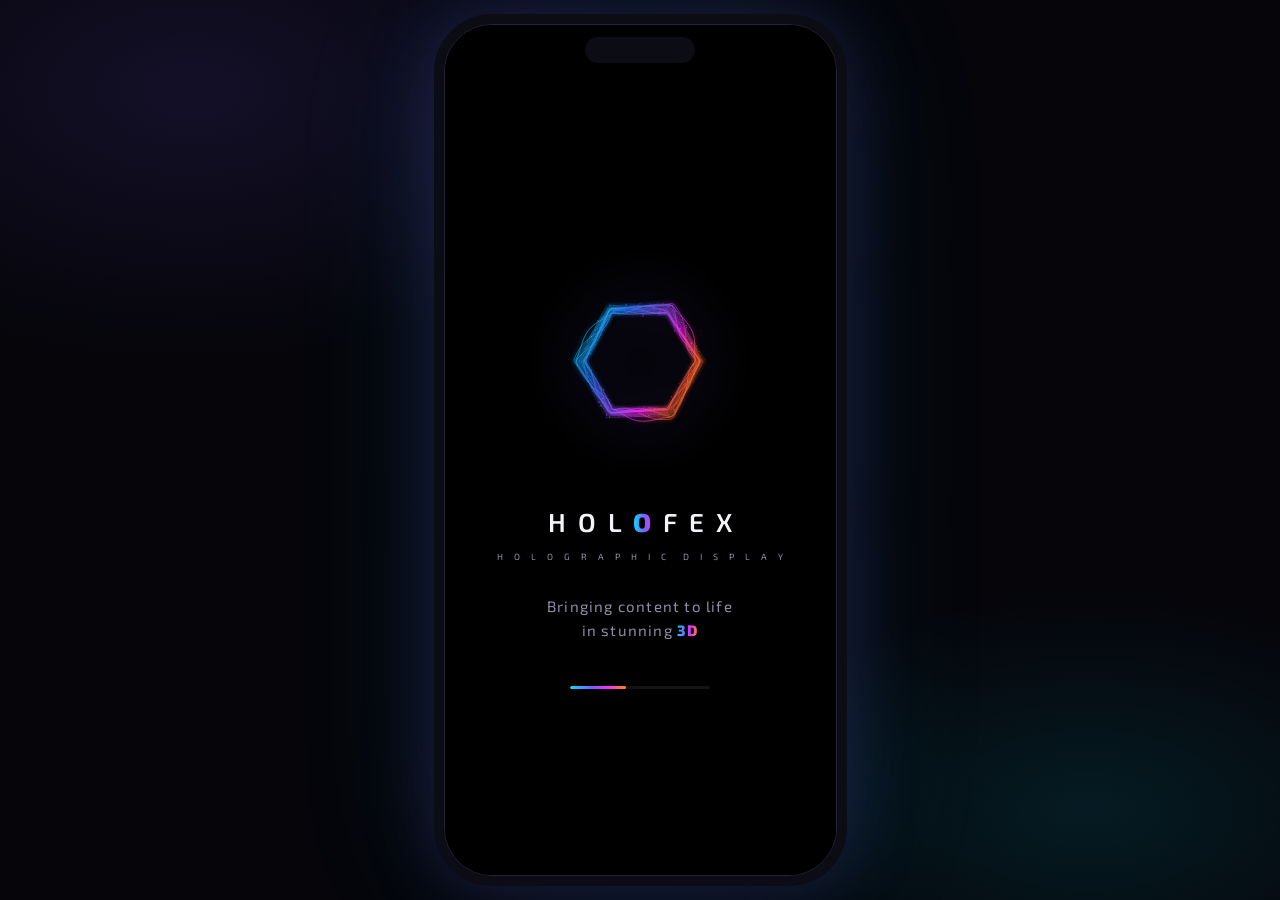
<file: index.html>
<!DOCTYPE html>
<html lang="en">
<head>
  <meta charset="UTF-8" />
  <meta name="viewport" content="width=device-width, initial-scale=1.0, viewport-fit=cover" />
  <meta name="theme-color" content="#000000" />
  <title>Holofex Studio — AI Holo Lab</title>
  <link rel="preconnect" href="https://fonts.googleapis.com" />
  <link rel="preconnect" href="https://fonts.gstatic.com" crossorigin />
  <link href="https://fonts.googleapis.com/css2?family=Exo+2:wght@300;400;500;600;700;800&display=swap" rel="stylesheet" />
  <link rel="stylesheet" href="styles.css" />
</head>
<body>
  <div class="phone">
    <div class="phone-notch"></div>

    <!-- ============ SPLASH ============ -->
    <section class="screen screen-splash active" id="screen-splash">
      <div class="splash-inner">
        <img class="logo-img logo-lg" src="assets/logo.svg" alt="Holofex logo" />
        <h1 class="splash-word">HOL<span class="grad-text">O</span>FEX</h1>
        <p class="splash-sub">H O L O G R A P H I C&nbsp;&nbsp;D I S P L A Y</p>
        <p class="splash-tag">Bringing content to life<br/>in stunning <span class="grad-text">3D</span></p>
        <div class="splash-bar"><span></span></div>
      </div>
    </section>

    <!-- ============ HOME ============ -->
    <section class="screen screen-home" id="screen-home">
      <header class="app-header">
        <div class="brand-row">
          <img class="logo-img logo-sm" src="assets/logo.svg" alt="Holofex logo" />
          <div class="brand-name">HOLOFEX<small>AI HOLO LAB</small></div>
        </div>
        <button class="credits-chip" data-go="screen-profile">
          <span class="credit-dot"></span> 240 <small>credits</small>
        </button>
      </header>

      <div class="scroll">
        <div class="hero-card">
          <div class="hero-glow"></div>
          <p class="hero-kicker">IDEA → HOLOGRAM IN MINUTES</p>
          <h2>Create your<br/><span class="grad-text">hologram</span></h2>
          <p class="hero-sub">AI-generated 3D animations, optimised for real holographic fan displays. No design skills needed.</p>
          <button class="btn-gradient" data-go="screen-create">✦ &nbsp;Start creating</button>
        </div>

        <p class="section-label">GENERATOR MODES</p>

        <button class="mode-card" data-go="screen-create" data-mode="logo">
          <div class="mode-icon mode-icon-cyan">⬡</div>
          <div class="mode-copy">
            <h3>Logo to Hologram</h3>
            <p>Turn any brand logo into a looping 3D hologram animation</p>
          </div>
          <span class="mode-arrow">›</span>
        </button>

        <button class="mode-card" data-go="screen-create" data-mode="product">
          <div class="mode-icon mode-icon-magenta">◈</div>
          <div class="mode-copy">
            <h3>AI Product Studio</h3>
            <p>Photorealistic 3D product visuals, exported hologram-ready</p>
          </div>
          <span class="mode-arrow">›</span>
        </button>

        <button class="mode-card" data-go="screen-create" data-mode="text">
          <div class="mode-icon mode-icon-orange">✺</div>
          <div class="mode-copy">
            <h3>Text to 3D Scene</h3>
            <p>Describe any scene — AI builds a full 3D model for your fan</p>
          </div>
          <span class="mode-arrow">›</span>
        </button>

        <div class="section-row">
          <p class="section-label">RECENT CREATIONS</p>
          <button class="link-btn" data-go="screen-library">View all</button>
        </div>

        <div class="recent-row">
          <button class="recent-item" data-go="screen-preview">
            <div class="thumb thumb-a"><span class="thumb-obj"></span></div>
            <p>Neon Orbit Logo</p>
          </button>
          <button class="recent-item" data-go="screen-preview">
            <div class="thumb thumb-b"><span class="thumb-obj"></span></div>
            <p>Sneaker Spin 360</p>
          </button>
          <button class="recent-item" data-go="screen-preview">
            <div class="thumb thumb-c"><span class="thumb-obj"></span></div>
            <p>Plasma Jellyfish</p>
          </button>
        </div>

        <div class="device-banner" data-go="screen-devices">
          <div class="device-banner-icon"><span class="pulse-ring"></span>◉</div>
          <div>
            <h4>Holofex X1 connected</h4>
            <p>65cm fan · Wi-Fi · Ready to play</p>
          </div>
          <span class="status-pill">LIVE</span>
        </div>
        <div class="scroll-spacer"></div>
      </div>
    </section>

    <!-- ============ CREATE ============ -->
    <section class="screen screen-create" id="screen-create">
      <header class="app-header">
        <button class="icon-btn" data-go="screen-home">‹</button>
        <h2 class="header-title">Create</h2>
        <button class="credits-chip" data-go="screen-profile"><span class="credit-dot"></span> 240</button>
      </header>

      <div class="scroll">
        <div class="seg-tabs" id="mode-tabs">
          <button class="seg-tab active" data-tab="logo">⬡ Logo</button>
          <button class="seg-tab" data-tab="product">◈ Product</button>
          <button class="seg-tab" data-tab="text">✺ Scene</button>
        </div>

        <div class="tab-pane active" data-pane="logo">
          <button class="upload-zone">
            <div class="upload-ring">⬆</div>
            <h4>Upload your logo</h4>
            <p>PNG or SVG · transparent background works best</p>
          </button>
        </div>

        <div class="tab-pane" data-pane="product">
          <button class="upload-zone">
            <div class="upload-ring">⬆</div>
            <h4>Upload product photos</h4>
            <p>1–4 angles · we'll rebuild it in 3D</p>
          </button>
        </div>

        <div class="tab-pane" data-pane="text"></div>

        <p class="field-label">PROMPT</p>
        <div class="prompt-box">
          <textarea id="prompt-input" rows="3" placeholder="Describe your hologram… e.g. “chrome wireframe cube slowly rotating, neon cyan and magenta light trails”"></textarea>
          <button class="magic-btn" title="Enhance prompt">✦ Enhance</button>
        </div>

        <p class="field-label">STYLE</p>
        <div class="chip-row">
          <button class="chip active">Neon Wireframe</button>
          <button class="chip">Photoreal</button>
          <button class="chip">Particle Flow</button>
          <button class="chip">Liquid Chrome</button>
          <button class="chip">Plasma</button>
          <button class="chip">Glass</button>
        </div>

        <p class="field-label">OUTPUT</p>
        <div class="setting-card">
          <div class="setting-row">
            <span>Display</span>
            <button class="setting-value">Holofex X1 · 65cm ▾</button>
          </div>
          <div class="setting-row">
            <span>Resolution</span>
            <button class="setting-value">1024 × 1024 ▾</button>
          </div>
          <div class="setting-row">
            <span>Loop length</span>
            <button class="setting-value">6 seconds ▾</button>
          </div>
          <div class="setting-row">
            <span>Seamless loop</span>
            <button class="toggle on" aria-pressed="true"><span></span></button>
          </div>
          <div class="setting-row">
            <span>Auto colour-grade for fan</span>
            <button class="toggle on" aria-pressed="true"><span></span></button>
          </div>
        </div>

        <button class="btn-gradient btn-generate" id="btn-generate">✦ &nbsp;Generate hologram &nbsp;·&nbsp; 12 credits</button>
        <div class="scroll-spacer"></div>
      </div>
    </section>

    <!-- ============ GENERATING ============ -->
    <section class="screen screen-generating" id="screen-generating">
      <div class="gen-center">
        <div class="gen-orb">
          <span class="orb-ring r1"></span>
          <span class="orb-ring r2"></span>
          <span class="orb-ring r3"></span>
          <span class="orb-core"></span>
        </div>
        <h2 class="gen-title">Generating<span class="dots"><i>.</i><i>.</i><i>.</i></span></h2>
        <p class="gen-status" id="gen-status">Dreaming up your 3D model…</p>
        <div class="gen-bar"><span id="gen-bar-fill"></span></div>
        <p class="gen-pct" id="gen-pct">0%</p>
        <button class="link-btn" data-go="screen-create">Cancel</button>
      </div>
    </section>

    <!-- ============ PREVIEW ============ -->
    <section class="screen screen-preview" id="screen-preview">
      <header class="app-header">
        <button class="icon-btn" data-go="screen-home">‹</button>
        <h2 class="header-title">Preview</h2>
        <button class="icon-btn">⋯</button>
      </header>

      <div class="scroll">
        <div class="fan-sim">
          <div class="fan-circle">
            <span class="fan-blade"></span>
            <span class="fan-glow"></span>
            <div class="fan-content">
              <img class="logo-img logo-md spin-slow" src="assets/logo.svg" alt="Hologram preview" />
            </div>
            <span class="fan-hub"></span>
          </div>
          <p class="fan-caption">Simulated on Holofex X1 · 65cm fan</p>
        </div>

        <div class="meta-strip">
          <div class="meta-cell"><small>RESOLUTION</small>1024²</div>
          <div class="meta-cell"><small>FRAME RATE</small>30 fps</div>
          <div class="meta-cell"><small>LOOP</small>6.0 s</div>
          <div class="meta-cell"><small>FORMAT</small>MP4</div>
        </div>

        <button class="btn-gradient">▶ &nbsp;Send to display</button>
        <div class="action-row">
          <button class="btn-ghost">⬇ Export MP4</button>
          <button class="btn-ghost">♡ Save</button>
          <button class="btn-ghost" data-go="screen-create">↻ Remix</button>
        </div>
        <div class="scroll-spacer"></div>
      </div>
    </section>

    <!-- ============ LIBRARY ============ -->
    <section class="screen screen-library" id="screen-library">
      <header class="app-header">
        <h2 class="header-title-left">Library</h2>
        <button class="icon-btn">⌕</button>
      </header>

      <div class="scroll">
        <div class="chip-row">
          <button class="chip active">All</button>
          <button class="chip">Logos</button>
          <button class="chip">Products</button>
          <button class="chip">Scenes</button>
          <button class="chip">Favourites</button>
        </div>

        <div class="lib-grid">
          <button class="lib-item" data-go="screen-preview">
            <div class="thumb thumb-a"><span class="thumb-obj"></span></div>
            <p>Neon Orbit Logo</p><small>Logo · 6s loop</small>
          </button>
          <button class="lib-item" data-go="screen-preview">
            <div class="thumb thumb-b"><span class="thumb-obj"></span></div>
            <p>Sneaker Spin 360</p><small>Product · 8s loop</small>
          </button>
          <button class="lib-item" data-go="screen-preview">
            <div class="thumb thumb-c"><span class="thumb-obj"></span></div>
            <p>Plasma Jellyfish</p><small>Scene · 10s loop</small>
          </button>
          <button class="lib-item" data-go="screen-preview">
            <div class="thumb thumb-d"><span class="thumb-obj"></span></div>
            <p>Chrome Hex Cube</p><small>Logo · 6s loop</small>
          </button>
          <button class="lib-item" data-go="screen-preview">
            <div class="thumb thumb-e"><span class="thumb-obj"></span></div>
            <p>Galaxy Swirl</p><small>Scene · 12s loop</small>
          </button>
          <button class="lib-item" data-go="screen-preview">
            <div class="thumb thumb-f"><span class="thumb-obj"></span></div>
            <p>Watch Reveal</p><small>Product · 7s loop</small>
          </button>
        </div>
        <div class="scroll-spacer"></div>
      </div>
    </section>

    <!-- ============ DEVICES ============ -->
    <section class="screen screen-devices" id="screen-devices">
      <header class="app-header">
        <h2 class="header-title-left">Displays</h2>
        <button class="icon-btn">＋</button>
      </header>

      <div class="scroll">
        <div class="device-card online">
          <div class="device-vis"><span class="pulse-ring"></span><span class="device-fan"></span></div>
          <div class="device-info">
            <h3>Holofex X1</h3>
            <p>65cm · Single fan · Wi-Fi</p>
            <div class="device-tags"><span class="status-pill">ONLINE</span><span class="tag">Playing: Neon Orbit</span></div>
          </div>
        </div>

        <div class="device-card">
          <div class="device-vis dim"><span class="device-fan"></span></div>
          <div class="device-info">
            <h3>Holofex Wall Pro</h3>
            <p>2×2 multi-fan array · 1.3m</p>
            <div class="device-tags"><span class="status-pill off">OFFLINE</span></div>
          </div>
        </div>

        <button class="add-device" >
          <span>＋</span> Pair a new display
        </button>

        <p class="section-label">QUICK CONTROLS</p>
        <div class="setting-card">
          <div class="setting-row"><span>Brightness</span><div class="slider"><span style="width:72%"></span></div></div>
          <div class="setting-row"><span>Rotation speed</span><div class="slider"><span style="width:55%"></span></div></div>
          <div class="setting-row"><span>Schedule playback</span><button class="toggle"><span></span></button></div>
        </div>
        <div class="scroll-spacer"></div>
      </div>
    </section>

    <!-- ============ PROFILE ============ -->
    <section class="screen screen-profile" id="screen-profile">
      <header class="app-header">
        <h2 class="header-title-left">Profile</h2>
        <button class="icon-btn">⚙</button>
      </header>

      <div class="scroll">
        <div class="profile-head">
          <div class="avatar">TC</div>
          <div>
            <h3>Turhan C.</h3>
            <p>Creator plan</p>
          </div>
        </div>

        <div class="plan-card">
          <div class="plan-glow"></div>
          <div class="plan-top">
            <span class="plan-name">CREATOR</span>
            <button class="link-btn light">Upgrade</button>
          </div>
          <h2 class="plan-credits">240 <small>credits left</small></h2>
          <div class="gen-bar plan-bar"><span style="width:48%"></span></div>
          <p class="plan-renew">Renews in 12 days · 500 credits / month</p>
        </div>

        <p class="section-label">SETTINGS</p>
        <div class="setting-card">
          <div class="setting-row"><span>Default display</span><button class="setting-value">Holofex X1 ▾</button></div>
          <div class="setting-row"><span>Export quality</span><button class="setting-value">High ▾</button></div>
          <div class="setting-row"><span>Watermark</span><button class="toggle"><span></span></button></div>
          <div class="setting-row"><span>Notifications</span><button class="toggle on"><span></span></button></div>
        </div>

        <div class="setting-card">
          <div class="setting-row link"><span>Help & tutorials</span><span class="mode-arrow">›</span></div>
          <div class="setting-row link"><span>Holofex hardware shop</span><span class="mode-arrow">›</span></div>
          <div class="setting-row link"><span>Sign out</span><span class="mode-arrow">›</span></div>
        </div>
        <p class="version">Holofex Studio · v0.1.0 UI prototype</p>
        <div class="scroll-spacer"></div>
      </div>
    </section>

    <!-- ============ BOTTOM NAV ============ -->
    <nav class="bottom-nav" id="bottom-nav">
      <button class="nav-btn active" data-go="screen-home"><span class="nav-ico">⌂</span>Home</button>
      <button class="nav-btn" data-go="screen-library"><span class="nav-ico">▦</span>Library</button>
      <button class="nav-fab" data-go="screen-create"><span>✦</span></button>
      <button class="nav-btn" data-go="screen-devices"><span class="nav-ico">◉</span>Displays</button>
      <button class="nav-btn" data-go="screen-profile"><span class="nav-ico">◌</span>Profile</button>
    </nav>
  </div>

  <script src="app.js"></script>
</body>
</html>
</file>
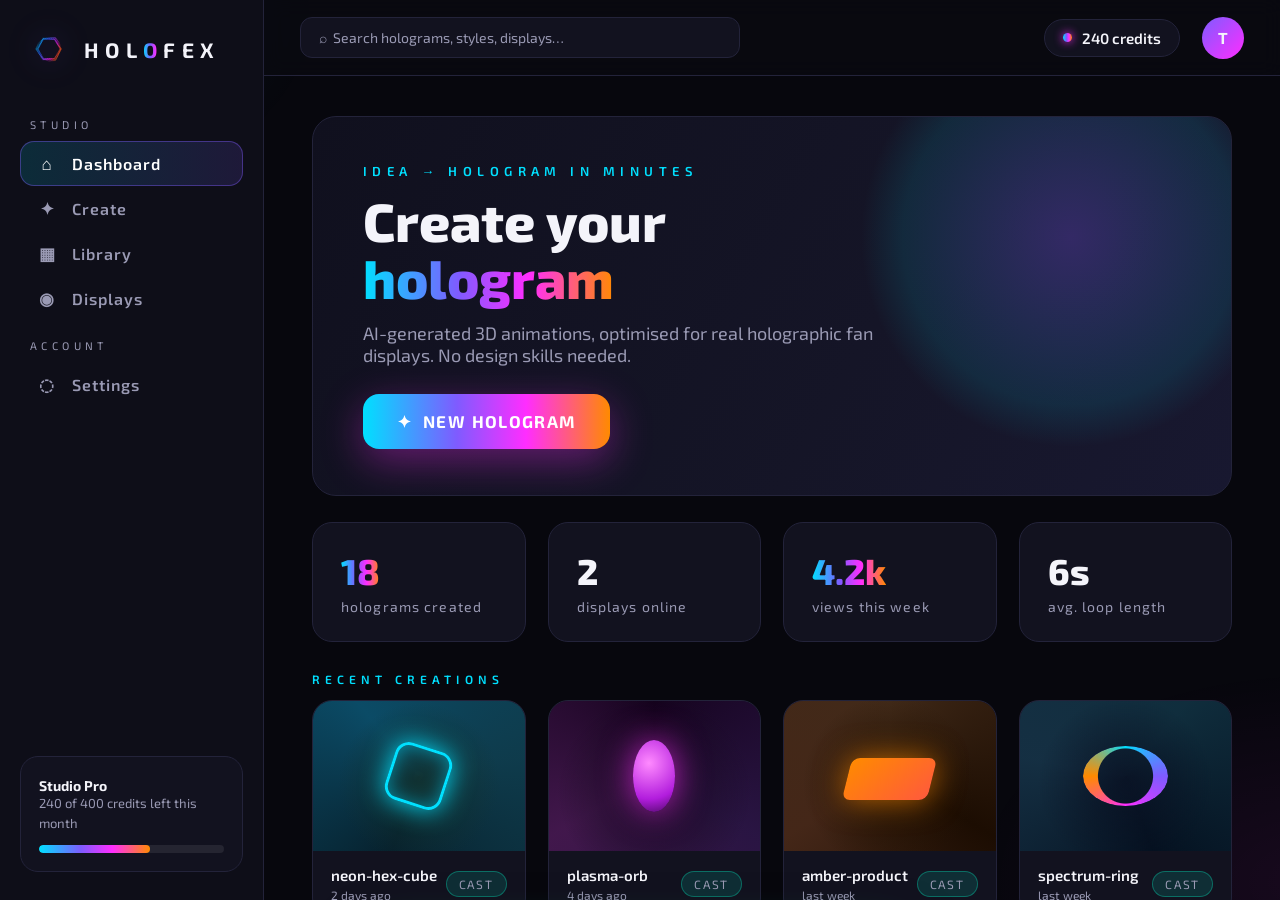
<file: webapp/index.html>
<!DOCTYPE html>
<html lang="en">
<head>
<meta charset="UTF-8" />
<meta name="viewport" content="width=device-width, initial-scale=1" />
<title>Holofex Studio — Web</title>
<style>
@font-face { font-family: "Exo 2"; src: url("../video/assets/Exo2.ttf") format("truetype"); font-weight: 100 900; }
:root {
  --cyan:#00e0ff; --purple:#7f5bff; --magenta:#ff2dff; --orange:#ff8a00; --teal:#00ffd1;
  --bg:#07070d; --panel:#0e0e18; --panel2:#12121f; --line:#23233a; --dim:#9a9ab4;
  --grad:linear-gradient(90deg,var(--cyan),var(--purple) 38%,var(--magenta) 66%,var(--orange));
}
* { margin:0; padding:0; box-sizing:border-box; }
body { background:var(--bg); color:#f4f4fa; font-family:"Exo 2",sans-serif; overflow:hidden; }
#app { display:flex; height:100vh; }

/* ambient glow */
.bgfx { position:fixed; inset:-10%; pointer-events:none; z-index:0;
  background: radial-gradient(30% 26% at 8% 10%, rgba(0,224,255,.08), transparent 70%),
              radial-gradient(32% 28% at 94% 90%, rgba(255,45,255,.07), transparent 70%); }

/* ---------- sidebar ---------- */
#side { width:264px; flex:0 0 264px; background:var(--panel); border-right:1px solid var(--line);
  display:flex; flex-direction:column; padding:28px 20px; position:relative; z-index:2; }
.brand { display:flex; align-items:center; gap:14px; padding:0 8px 30px; }
.brand img { width:42px; filter:drop-shadow(0 0 14px rgba(127,91,255,.6)); }
.brand b { font-size:21px; letter-spacing:.3em; font-weight:700; }
.brand b span { background:var(--grad); -webkit-background-clip:text; background-clip:text; color:transparent; }
.navlab { font-size:11px; letter-spacing:.4em; color:var(--dim); padding:18px 10px 10px; }
.nbtn { display:flex; align-items:center; gap:14px; width:100%; padding:14px 16px; border:0; border-radius:14px;
  background:transparent; color:var(--dim); font:600 16px/1 "Exo 2"; letter-spacing:.06em; cursor:pointer; text-align:left; }
.nbtn i { font-style:normal; width:22px; text-align:center; font-size:17px; }
.nbtn:hover { color:#fff; background:rgba(255,255,255,.04); }
.nbtn.active { color:#fff; background:linear-gradient(90deg, rgba(0,224,255,.14), rgba(127,91,255,.14));
  box-shadow:inset 0 0 0 1px rgba(127,91,255,.4); }
.side-cta { margin-top:auto; padding:18px; border-radius:18px; background:var(--panel2); border:1px solid var(--line); }
.side-cta p { font-size:13px; color:var(--dim); line-height:1.5; margin-bottom:12px; }
.side-cta .bar { height:8px; border-radius:8px; background:rgba(255,255,255,.08); overflow:hidden; }
.side-cta .bar i { display:block; height:100%; width:60%; background:var(--grad); border-radius:8px; }
.side-cta b { font-size:14px; }

/* ---------- main ---------- */
#main { flex:1; display:flex; flex-direction:column; position:relative; z-index:1; min-width:0; }
#topbar { height:76px; flex:0 0 76px; display:flex; align-items:center; gap:22px; padding:0 36px;
  border-bottom:1px solid var(--line); background:rgba(10,10,18,.7); backdrop-filter:blur(10px); }
#topbar .search { flex:0 1 440px; display:flex; align-items:center; gap:12px; padding:11px 18px; border-radius:12px;
  background:var(--panel2); border:1px solid var(--line); color:var(--dim); font-size:14px; }
#topbar .sp { flex:1; }
.credits { display:flex; align-items:center; gap:10px; padding:9px 18px; border-radius:30px;
  background:var(--panel2); border:1px solid var(--line); font-weight:600; font-size:15px; }
.credits .dot { width:9px; height:9px; border-radius:50%; background:var(--grad); box-shadow:0 0 10px var(--magenta); }
.avatar { width:42px; height:42px; border-radius:50%; background:linear-gradient(135deg,var(--purple),var(--magenta));
  display:grid; place-items:center; font-weight:700; font-size:16px; }
#content { flex:1; overflow:hidden; position:relative; }
.screen { position:absolute; inset:0; padding:40px 48px; overflow-y:auto; display:none; }
.screen.active { display:block; animation:scrfade .35s ease both; }
@keyframes scrfade { from { opacity:0; transform:translateY(10px) } to { opacity:1; transform:none } }

h1.page { font-size:42px; font-weight:800; letter-spacing:.03em; margin-bottom:6px; }
p.pagesub { color:var(--dim); font-size:17px; margin-bottom:34px; }
.glab { font-size:12px; letter-spacing:.42em; color:var(--cyan); font-weight:600; margin:30px 0 14px; }

/* ---------- dashboard ---------- */
.hero { position:relative; border-radius:24px; padding:46px 50px; overflow:hidden;
  background:linear-gradient(120deg,#10101e, #151527 60%, #181830); border:1px solid var(--line); }
.hero::after { content:""; position:absolute; right:-120px; top:-160px; width:560px; height:560px; border-radius:50%;
  background:radial-gradient(closest-side, rgba(127,91,255,.28), rgba(0,224,255,.10) 60%, transparent 75%); }
.hero .k { font-size:13px; letter-spacing:.42em; color:var(--cyan); font-weight:600; margin-bottom:14px; }
.hero h2 { font-size:54px; font-weight:800; line-height:1.05; }
.hero h2 span { background:var(--grad); -webkit-background-clip:text; background-clip:text; color:transparent; }
.hero p { color:var(--dim); font-size:18px; margin:16px 0 28px; max-width:560px; }
.cta { display:inline-flex; align-items:center; gap:12px; padding:17px 34px; border:0; border-radius:16px;
  background:var(--grad); color:#fff; font:700 17px "Exo 2"; letter-spacing:.08em; cursor:pointer;
  box-shadow:0 12px 40px rgba(255,45,255,.35); position:relative; z-index:1; }
.cta:hover { filter:brightness(1.1); }
.statrow { display:grid; grid-template-columns:repeat(4,1fr); gap:22px; margin-top:26px; }
.stat { border-radius:20px; padding:26px 28px; background:var(--panel2); border:1px solid var(--line); }
.stat b { font-size:36px; font-weight:800; }
.stat b.g { background:var(--grad); -webkit-background-clip:text; background-clip:text; color:transparent; }
.stat span { display:block; color:var(--dim); font-size:14px; letter-spacing:.08em; margin-top:6px; }
.grid { display:grid; grid-template-columns:repeat(4,1fr); gap:22px; }
.tile { border-radius:20px; overflow:hidden; background:var(--panel2); border:1px solid var(--line); cursor:pointer;
  transition:transform .25s, box-shadow .25s; }
.tile:hover { transform:translateY(-6px); box-shadow:0 18px 50px rgba(0,0,0,.6), 0 0 40px rgba(127,91,255,.25); }
.thumb { height:150px; position:relative; }
.tile .meta { display:flex; justify-content:space-between; align-items:center; padding:14px 18px; }
.tile .meta b { font-size:15px; font-weight:600; }
.tile .meta span { font-size:12px; color:var(--dim); }
.badge { font-size:11px; letter-spacing:.14em; padding:5px 12px; border-radius:20px; background:rgba(0,255,209,.12);
  color:var(--teal); border:1px solid rgba(0,255,209,.3); }

/* hologram thumbs (pure CSS art) */
.t1 { background:radial-gradient(circle at 50% 55%, #133, transparent 60%), conic-gradient(from 200deg at 50% 50%, #07202c, #0b4b66, #00e0ff33, #07202c); }
.t1::after { content:""; position:absolute; inset:30% 36%; border:3px solid var(--cyan); border-radius:14px;
  box-shadow:0 0 26px var(--cyan), inset 0 0 18px rgba(0,224,255,.5); transform:rotate(18deg); }
.t2 { background:radial-gradient(circle at 50% 60%, #1a0a24, transparent 70%), conic-gradient(from 0deg, #14021c, #581a8a55, #ff2dff33, #14021c); }
.t2::after { content:""; position:absolute; inset:26% 40%; border-radius:50%;
  background:radial-gradient(circle at 38% 32%, #ff8aff, #b21ddd 65%, #4d0866); box-shadow:0 0 34px rgba(255,45,255,.75); }
.t3 { background:radial-gradient(circle at 50% 55%, #241303, transparent 65%), conic-gradient(from 120deg, #1c0d02, #a8500a55, #ff8a0033, #1c0d02); }
.t3::after { content:""; position:absolute; left:30%; right:30%; top:38%; bottom:34%;
  background:linear-gradient(135deg, var(--orange), #ff5a3c); border-radius:8px; transform:skewX(-14deg);
  box-shadow:0 0 30px rgba(255,138,0,.7); }
.t4 { background:radial-gradient(circle at 50% 55%, #02201c, transparent 65%), conic-gradient(from 300deg, #02140f, #0a7a6055, #00ffd133, #02140f); }
.t4::after { content:""; position:absolute; inset:28% 38%; border:3px solid var(--teal); transform:rotate(45deg);
  box-shadow:0 0 26px rgba(0,255,209,.7), inset 0 0 16px rgba(0,255,209,.4); }
.t5 { background:radial-gradient(circle at 50% 55%, #101a33, transparent 65%), conic-gradient(from 80deg, #060c1f, #1d3fa055, #2e7cff33, #060c1f); }
.t5::after { content:""; position:absolute; inset:30% 30%; border-radius:50%;
  border:3px dashed #6ea8ff; box-shadow:0 0 26px rgba(46,124,255,.7); }
.t6 { background:radial-gradient(circle at 50% 55%, #220a16, transparent 65%), conic-gradient(from 20deg, #16030c, #8a1a5055, #ff2d8a33, #16030c); }
.t6::after { content:""; position:absolute; inset:26% 42%; background:linear-gradient(180deg,#ff5db8,#b2186e);
  clip-path:polygon(50% 0, 100% 86%, 0 86%); filter:drop-shadow(0 0 22px rgba(255,45,138,.8)); }
.t7 { background:radial-gradient(circle at 50% 55%, #1c1c08, transparent 65%), conic-gradient(from 250deg, #131102, #8a7a1a55, #ffe03c33, #131102); }
.t7::after { content:""; position:absolute; inset:32% 34%; border:3px solid #ffe03c; border-radius:50% 0 50% 0;
  box-shadow:0 0 26px rgba(255,224,60,.6); }
.t8 { background:radial-gradient(circle at 50% 55%, #0a1426, transparent 65%), conic-gradient(from 160deg, #04101f, #1a6a8a55, #00e0ff22, #04101f); }
.t8::after { content:""; position:absolute; inset:30% 30%; border-radius:50%;
  background:conic-gradient(var(--cyan), var(--purple), var(--magenta), var(--orange), var(--cyan));
  -webkit-mask:radial-gradient(circle, transparent 52%, #000 54%); mask:radial-gradient(circle, transparent 52%, #000 54%);
  filter:drop-shadow(0 0 18px rgba(127,91,255,.8)); animation:spin 7s linear infinite; }
@keyframes spin { to { transform:rotate(360deg) } }

/* ---------- create ---------- */
.create-grid { display:grid; grid-template-columns:1.25fr 1fr; gap:30px; align-items:start; }
.card { border-radius:22px; background:var(--panel2); border:1px solid var(--line); padding:30px 32px; }
.modes { display:flex; gap:12px; margin-bottom:24px; }
.mode { padding:12px 26px; border-radius:30px; border:1px solid var(--line); background:transparent; color:var(--dim);
  font:600 15px "Exo 2"; letter-spacing:.08em; cursor:pointer; }
.mode.active { color:#fff; background:linear-gradient(90deg, rgba(0,224,255,.18), rgba(127,91,255,.18));
  border-color:rgba(127,91,255,.6); }
.prompt { width:100%; min-height:150px; resize:none; border-radius:16px; border:1px solid rgba(127,91,255,.45);
  background:#0a0a14; color:#fff; font:400 19px/1.6 "Exo 2"; padding:20px 22px; outline:none; }
.prompt::placeholder { color:#55556e; }
.prompt:focus { box-shadow:0 0 0 3px rgba(127,91,255,.25), 0 0 40px rgba(127,91,255,.18); }
.enh { float:right; margin-top:12px; padding:10px 20px; border-radius:12px; border:1px solid rgba(0,224,255,.5);
  background:rgba(0,224,255,.1); color:var(--cyan); font:600 14px "Exo 2"; letter-spacing:.1em; cursor:pointer; }
.chips { display:flex; flex-wrap:wrap; gap:12px; }
.chip { padding:11px 22px; border-radius:30px; border:1px solid var(--line); background:#0a0a14; color:var(--dim);
  font:600 14px "Exo 2"; cursor:pointer; }
.chip.active { color:#fff; border-color:transparent; background:linear-gradient(#12121f,#12121f) padding-box,
  var(--grad) border-box; border:1px solid transparent; box-shadow:0 0 24px rgba(255,45,255,.25); }
.outrow { display:flex; justify-content:space-between; align-items:center; padding:17px 4px; border-bottom:1px solid var(--line); font-size:16px; }
.outrow:last-of-type { border-bottom:0; }
.outrow span { color:var(--dim); }
.outrow b { color:var(--cyan); font-weight:600; }
.gen-btn { width:100%; margin-top:24px; padding:20px; border:0; border-radius:18px; background:var(--grad);
  color:#fff; font:700 19px "Exo 2"; letter-spacing:.14em; cursor:pointer; box-shadow:0 14px 44px rgba(255,45,255,.35); }
.gen-btn:hover { filter:brightness(1.12); }

/* ---------- generating ---------- */
#screen-generating { display:none; place-items:center; }
#screen-generating.active { display:grid; }
.orb { width:230px; height:230px; border-radius:50%; position:relative; margin:0 auto 40px;
  background:conic-gradient(var(--cyan),var(--purple),var(--magenta),var(--orange),var(--cyan));
  animation:spin 3s linear infinite; -webkit-mask:radial-gradient(circle, transparent 56%, #000 58%);
  mask:radial-gradient(circle, transparent 56%, #000 58%); filter:drop-shadow(0 0 50px rgba(127,91,255,.7)); }
.gen-wrap { text-align:center; }
.gen-wrap h2 { font-size:44px; font-weight:800; letter-spacing:.04em; }
.gen-stage { color:var(--dim); font-size:19px; margin-top:14px; min-height:28px; }
.gen-stage b { color:var(--cyan); font-weight:600; }
.gbar { width:520px; height:10px; margin:30px auto 0; border-radius:10px; background:rgba(255,255,255,.08); overflow:hidden; }
.gbar i { display:block; height:100%; width:0%; border-radius:10px; background:var(--grad);
  box-shadow:0 0 22px rgba(255,45,255,.6); transition:width .3s; }

/* ---------- preview ---------- */
.prev-grid { display:grid; grid-template-columns:1.4fr 1fr; gap:34px; align-items:start; }
.fanstage { border-radius:24px; background:#05050a; border:1px solid var(--line); height:560px; position:relative; overflow:hidden; }
.fanstage .ring { position:absolute; left:50%; top:50%; width:430px; height:430px; margin:-215px 0 0 -215px;
  border-radius:50%; border:10px solid #14141e; box-shadow:inset 0 0 50px rgba(0,0,0,.8), 0 0 60px rgba(127,91,255,.15); }
.fanstage .blur { position:absolute; left:50%; top:50%; width:400px; height:400px; margin:-200px 0 0 -200px; border-radius:50%;
  background:radial-gradient(closest-side, rgba(127,91,255,.10), rgba(0,224,255,.05) 60%, transparent 75%);
  animation:spin 4s linear infinite; }
.fanstage .holo { position:absolute; left:50%; top:50%; width:240px; margin:-120px 0 0 -120px;
  filter:drop-shadow(0 0 50px rgba(0,224,255,.7)); animation:bob 5s ease-in-out infinite; }
@keyframes bob { 0%,100% { translate:0 0 } 50% { translate:0 -16px } }
.prev-meta .outrow b { color:#fff; }
.actions { display:grid; gap:14px; margin-top:26px; }
.act { display:flex; align-items:center; justify-content:center; gap:12px; padding:18px; border-radius:16px;
  font:700 17px "Exo 2"; letter-spacing:.1em; cursor:pointer; border:1px solid var(--line); background:var(--panel2); color:#fff; }
.act.primary { background:var(--grad); border:0; box-shadow:0 12px 40px rgba(255,45,255,.3); }
.act:hover { filter:brightness(1.12); }

/* toast */
#toast { position:fixed; left:50%; bottom:46px; transform:translate(-50%,140px); z-index:50;
  display:flex; align-items:center; gap:14px; padding:18px 30px; border-radius:18px; background:#10101ce6;
  border:1px solid rgba(0,255,209,.5); box-shadow:0 18px 60px rgba(0,0,0,.7), 0 0 40px rgba(0,255,209,.2);
  font:600 17px "Exo 2"; transition:transform .45s cubic-bezier(.2,.9,.25,1.1); }
#toast.on { transform:translate(-50%,0); }
#toast .tick { width:30px; height:30px; border-radius:50%; background:rgba(0,255,209,.15); color:var(--teal);
  display:grid; place-items:center; font-size:16px; }

/* ---------- displays ---------- */
.devrow { display:flex; align-items:center; gap:24px; padding:26px 30px; border-radius:20px; background:var(--panel2);
  border:1px solid var(--line); margin-bottom:18px; }
.devrow .ic { width:64px; height:64px; border-radius:50%; border:3px solid #2a2a40; position:relative; flex:0 0 64px; }
.devrow .ic::after { content:""; position:absolute; inset:14px; background:
  linear-gradient(45deg, transparent 46%, var(--cyan) 47%, var(--cyan) 53%, transparent 54%),
  linear-gradient(-45deg, transparent 46%, var(--cyan) 47%, var(--cyan) 53%, transparent 54%); }
.devrow b { font-size:19px; } .devrow small { display:block; color:var(--dim); font-size:14px; margin-top:4px; }
.devrow .sp { flex:1; }
.on-pill { font-size:13px; letter-spacing:.12em; padding:8px 18px; border-radius:20px; color:var(--teal);
  background:rgba(0,255,209,.1); border:1px solid rgba(0,255,209,.35); }
</style>
</head>
<body>
<div class="bgfx"></div>
<div id="app">
  <aside id="side">
    <div class="brand"><img src="../assets/logo.svg" /><b>HOL<span>O</span>FEX</b></div>
    <div class="navlab">STUDIO</div>
    <button class="nbtn active" data-go="screen-dash"><i>⌂</i>Dashboard</button>
    <button class="nbtn" data-go="screen-create"><i>✦</i>Create</button>
    <button class="nbtn" data-go="screen-library"><i>▦</i>Library</button>
    <button class="nbtn" data-go="screen-displays"><i>◉</i>Displays</button>
    <div class="navlab">ACCOUNT</div>
    <button class="nbtn"><i>◌</i>Settings</button>
    <div class="side-cta">
      <b>Studio Pro</b>
      <p>240 of 400 credits left this month</p>
      <div class="bar"><i></i></div>
    </div>
  </aside>

  <div id="main">
    <div id="topbar">
      <div class="search">⌕ &nbsp;Search holograms, styles, displays…</div>
      <div class="sp"></div>
      <div class="credits"><span class="dot"></span>240 credits</div>
      <div class="avatar">T</div>
    </div>
    <div id="content">

      <!-- DASHBOARD -->
      <section class="screen active" id="screen-dash">
        <div class="hero">
          <div class="k">IDEA → HOLOGRAM IN MINUTES</div>
          <h2>Create your<br/><span>hologram</span></h2>
          <p>AI-generated 3D animations, optimised for real holographic fan displays. No design skills needed.</p>
          <button class="cta" data-go="screen-create">✦ &nbsp;NEW HOLOGRAM</button>
        </div>
        <div class="statrow">
          <div class="stat"><b class="g">18</b><span>holograms created</span></div>
          <div class="stat"><b>2</b><span>displays online</span></div>
          <div class="stat"><b class="g">4.2k</b><span>views this week</span></div>
          <div class="stat"><b>6s</b><span>avg. loop length</span></div>
        </div>
        <div class="glab">RECENT CREATIONS</div>
        <div class="grid">
          <div class="tile"><div class="thumb t1"></div><div class="meta"><div><b>neon-hex-cube</b><br/><span>2 days ago</span></div><span class="badge">CAST</span></div></div>
          <div class="tile"><div class="thumb t2"></div><div class="meta"><div><b>plasma-orb</b><br/><span>4 days ago</span></div><span class="badge">CAST</span></div></div>
          <div class="tile"><div class="thumb t3"></div><div class="meta"><div><b>amber-product</b><br/><span>last week</span></div><span class="badge">CAST</span></div></div>
          <div class="tile"><div class="thumb t8"></div><div class="meta"><div><b>spectrum-ring</b><br/><span>last week</span></div><span class="badge">CAST</span></div></div>
        </div>
      </section>

      <!-- CREATE -->
      <section class="screen" id="screen-create">
        <h1 class="page">Create</h1>
        <p class="pagesub">Describe it — Holofex builds a seamless 3D loop, colour-graded for fan hardware.</p>
        <div class="create-grid">
          <div class="card">
            <div class="modes">
              <button class="mode active">○ Logo</button>
              <button class="mode">◇ Product</button>
              <button class="mode">✦ Scene</button>
            </div>
            <div class="glab" style="margin-top:6px">PROMPT</div>
            <textarea class="prompt" id="prompt" placeholder='Describe your hologram… e.g. "chrome wireframe cube slowly rotating, neon cyan and magenta light trails"'></textarea>
            <button class="enh">✦ Enhance</button>
            <div style="clear:both"></div>
            <div class="glab">STYLE</div>
            <div class="chips">
              <button class="chip active">Neon Wireframe</button>
              <button class="chip">Photoreal</button>
              <button class="chip">Particle Flow</button>
              <button class="chip">Liquid Chrome</button>
              <button class="chip">Glass Refraction</button>
            </div>
          </div>
          <div class="card">
            <div class="glab" style="margin-top:0">OUTPUT</div>
            <div class="outrow"><span>Display</span><b>Holofex X1 · 65cm ▾</b></div>
            <div class="outrow"><span>Resolution</span><b>1024 × 1024 ▾</b></div>
            <div class="outrow"><span>Loop length</span><b>6 seconds ▾</b></div>
            <div class="outrow"><span>Seamless loop</span><b>ON</b></div>
            <button class="gen-btn" id="gen">✦ &nbsp;GENERATE HOLOGRAM</button>
          </div>
        </div>
      </section>

      <!-- GENERATING -->
      <section class="screen" id="screen-generating">
        <div class="gen-wrap">
          <div class="orb"></div>
          <h2>Generating…</h2>
          <div class="gen-stage" id="stage-line">Warming up the <b>holo engine</b></div>
          <div class="gbar"><i id="gbar"></i></div>
        </div>
      </section>

      <!-- PREVIEW -->
      <section class="screen" id="screen-preview">
        <h1 class="page">Preview</h1>
        <p class="pagesub">Simulated on a Holofex X1 — exactly how it will hang in the air.</p>
        <div class="prev-grid">
          <div class="fanstage">
            <div class="ring"></div><div class="blur"></div>
            <img class="holo" src="../assets/logo.svg" />
          </div>
          <div class="prev-meta">
            <div class="card">
              <div class="glab" style="margin-top:0">NEON-HEX-CUBE.MP4</div>
              <div class="outrow"><span>Resolution</span><b>1024 × 1024</b></div>
              <div class="outrow"><span>Loop</span><b>6s · seamless</b></div>
              <div class="outrow"><span>Optimised for</span><b>Holofex X1</b></div>
              <div class="actions">
                <button class="act primary" id="cast">◉ &nbsp;SEND TO DISPLAY</button>
                <button class="act">⬇ &nbsp;EXPORT MP4</button>
                <button class="act">✦ &nbsp;REMIX</button>
              </div>
            </div>
          </div>
        </div>
      </section>

      <!-- LIBRARY -->
      <section class="screen" id="screen-library">
        <h1 class="page">Library</h1>
        <p class="pagesub">Every hologram you've generated — ready to cast, export or remix.</p>
        <div class="grid">
          <div class="tile"><div class="thumb t1"></div><div class="meta"><div><b>neon-hex-cube</b><br/><span>6s loop</span></div><span class="badge">CAST</span></div></div>
          <div class="tile"><div class="thumb t2"></div><div class="meta"><div><b>plasma-orb</b><br/><span>6s loop</span></div><span class="badge">CAST</span></div></div>
          <div class="tile"><div class="thumb t3"></div><div class="meta"><div><b>amber-product</b><br/><span>4s loop</span></div><span class="badge">CAST</span></div></div>
          <div class="tile"><div class="thumb t4"></div><div class="meta"><div><b>emerald-prism</b><br/><span>8s loop</span></div><span class="badge">CAST</span></div></div>
          <div class="tile"><div class="thumb t5"></div><div class="meta"><div><b>orbit-dash</b><br/><span>6s loop</span></div><span class="badge">CAST</span></div></div>
          <div class="tile"><div class="thumb t6"></div><div class="meta"><div><b>magenta-peak</b><br/><span>6s loop</span></div><span class="badge">CAST</span></div></div>
          <div class="tile"><div class="thumb t7"></div><div class="meta"><div><b>citrine-leaf</b><br/><span>5s loop</span></div><span class="badge">CAST</span></div></div>
          <div class="tile"><div class="thumb t8"></div><div class="meta"><div><b>spectrum-ring</b><br/><span>6s loop</span></div><span class="badge">CAST</span></div></div>
        </div>
      </section>

      <!-- DISPLAYS -->
      <section class="screen" id="screen-displays">
        <h1 class="page">Displays</h1>
        <p class="pagesub">Your paired holographic fans.</p>
        <div class="devrow">
          <div class="ic"></div>
          <div><b>Holofex X1 — Showroom</b><small>65cm · 1024px · firmware 2.4.1</small></div>
          <div class="sp"></div><span class="on-pill">● ONLINE</span>
        </div>
        <div class="devrow">
          <div class="ic"></div>
          <div><b>Holofex X1 — Front Window</b><small>65cm · 1024px · firmware 2.4.1</small></div>
          <div class="sp"></div><span class="on-pill">● ONLINE</span>
        </div>
      </section>

    </div>
  </div>
</div>

<div id="toast"><span class="tick">✓</span>Casting <b>&nbsp;neon-hex-cube&nbsp;</b> to Holofex X1 — over Wi-Fi</div>

<script>
const go = id => {
  document.querySelectorAll(".screen").forEach(s => s.classList.remove("active"));
  document.getElementById(id).classList.add("active");
  document.querySelectorAll(".nbtn[data-go]").forEach(b => b.classList.toggle("active", b.dataset.go === id));
};
document.querySelectorAll("[data-go]").forEach(el => el.addEventListener("click", () => go(el.dataset.go)));

/* demo generation flow */
const stages = [
  ["Warming up the <b>holo engine</b>", 8],
  ["Building the <b>3D model</b>", 34],
  ["Rendering <b>360° light field</b>", 62],
  ["Colour-grading for <b>fan hardware</b>", 84],
  ["Sealing the <b>seamless loop</b>", 100],
];
document.getElementById("gen").addEventListener("click", () => {
  go("screen-generating");
  const bar = document.getElementById("gbar"), line = document.getElementById("stage-line");
  let i = 0;
  const step = () => {
    if (i < stages.length) {
      line.innerHTML = stages[i][0]; bar.style.width = stages[i][1] + "%"; i++;
      setTimeout(step, 620);
    } else setTimeout(() => go("screen-preview"), 350);
  };
  step();
});
document.getElementById("cast").addEventListener("click", () => {
  const t = document.getElementById("toast");
  t.classList.add("on");
  setTimeout(() => t.classList.remove("on"), 2600);
});
</script>
</body>
</html>
</file>
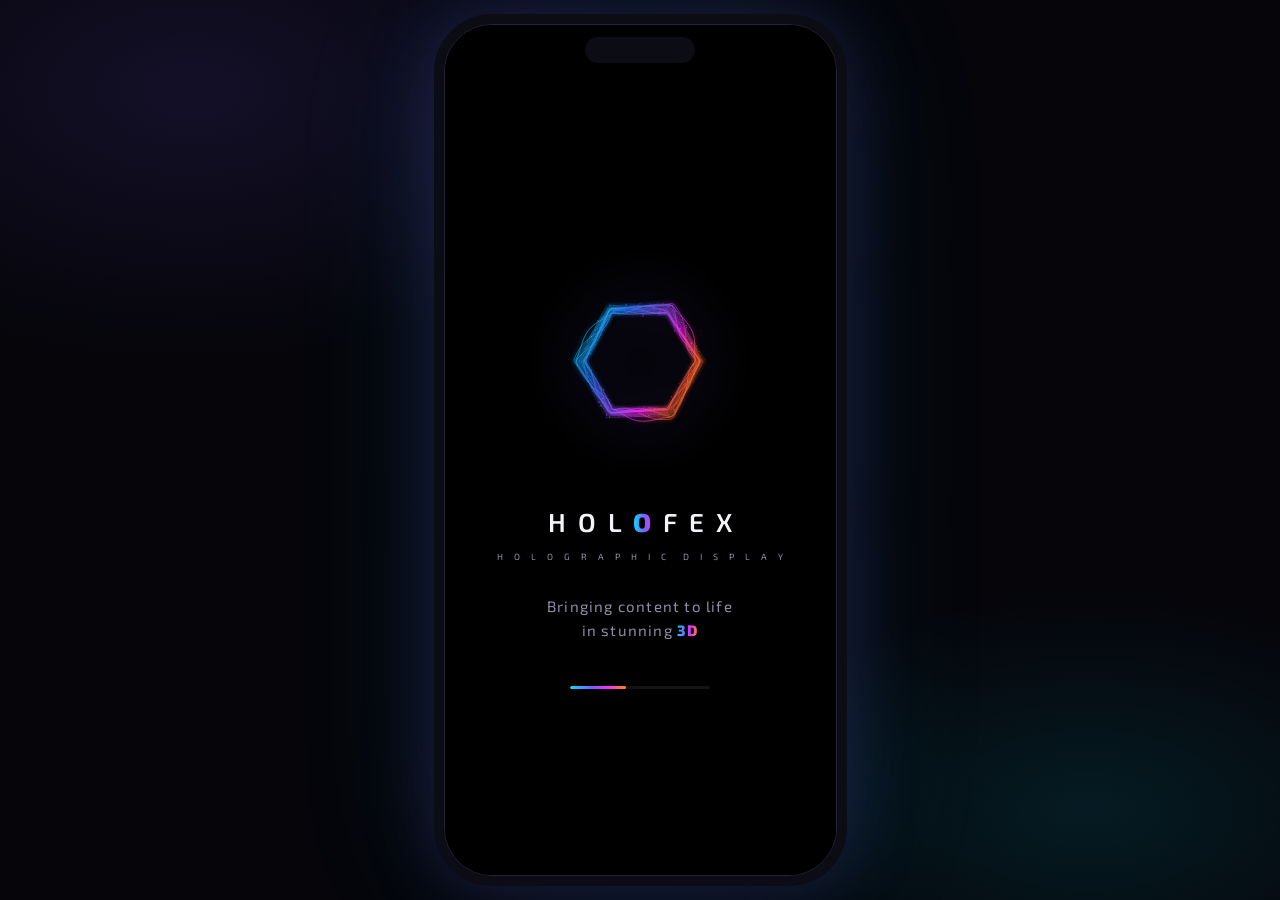
<file: holofex-studio.html>
<!DOCTYPE html>
<html lang="en">
<head>
  <meta charset="UTF-8" />
  <meta name="viewport" content="width=device-width, initial-scale=1.0, viewport-fit=cover" />
  <meta name="theme-color" content="#000000" />
  <title>Holofex Studio — AI Holo Lab</title>
  <link rel="preconnect" href="https://fonts.googleapis.com" />
  <link rel="preconnect" href="https://fonts.gstatic.com" crossorigin />
  <link href="https://fonts.googleapis.com/css2?family=Exo+2:wght@300;400;500;600;700;800&display=swap" rel="stylesheet" />
  <style>
/* ==========================================================
   HOLOFEX STUDIO — mobile UI prototype
   Brand: Exo 2 · #00E0FF #7F5BFF #FF2DFF #FF8A00 #00FFD1
   ========================================================== */

:root {
  --cyan: #00e0ff;
  --purple: #7f5bff;
  --magenta: #ff2dff;
  --orange: #ff8a00;
  --teal: #00ffd1;
  --bg: #000000;
  --bg-soft: #0b0b14;
  --card: #12121d;
  --card-2: #181826;
  --line: rgba(127, 91, 255, 0.22);
  --text: #f4f4fa;
  --text-dim: #8e8ea8;
  --grad-hot: linear-gradient(90deg, var(--cyan), var(--purple) 40%, var(--magenta) 70%, var(--orange));
  --grad-cool: linear-gradient(90deg, var(--orange), var(--magenta) 35%, var(--purple) 65%, var(--teal));
  --radius: 18px;
}

* { margin: 0; padding: 0; box-sizing: border-box; -webkit-tap-highlight-color: transparent; }

html, body {
  height: 100%;
  background: #05050a;
  font-family: "Exo 2", system-ui, sans-serif;
  color: var(--text);
}

body {
  display: flex;
  align-items: center;
  justify-content: center;
  background:
    radial-gradient(60% 50% at 15% 10%, rgba(127, 91, 255, 0.12), transparent 60%),
    radial-gradient(50% 40% at 85% 90%, rgba(0, 224, 255, 0.10), transparent 60%),
    #05050a;
}

button { font-family: inherit; color: inherit; background: none; border: 0; cursor: pointer; }

/* ---------- phone frame ---------- */
.phone {
  position: relative;
  width: 100%;
  max-width: 393px;
  height: 100dvh;
  max-height: 852px;
  background: var(--bg);
  overflow: hidden;
  display: flex;
  flex-direction: column;
}

@media (min-width: 480px) and (min-height: 900px) {
  .phone {
    border-radius: 48px;
    border: 1px solid #23233a;
    box-shadow:
      0 0 0 10px #0c0c14,
      0 0 80px rgba(127, 91, 255, 0.25),
      0 0 160px rgba(0, 224, 255, 0.12);
  }
  .phone-notch {
    position: absolute; top: 12px; left: 50%; transform: translateX(-50%);
    width: 110px; height: 26px; background: #0c0c14; border-radius: 14px; z-index: 60;
  }
}

/* ---------- screens ---------- */
.screen {
  position: absolute;
  inset: 0;
  display: none;
  flex-direction: column;
  background: var(--bg);
  padding-top: max(env(safe-area-inset-top), 44px);
}

.screen.active { display: flex; animation: screen-in 0.32s ease; }

@keyframes screen-in {
  from { opacity: 0; transform: translateY(10px); }
  to   { opacity: 1; transform: none; }
}

.scroll { flex: 1; overflow-y: auto; padding: 0 18px; scrollbar-width: none; }
.scroll::-webkit-scrollbar { display: none; }
.scroll-spacer { height: 110px; }

/* ---------- header ---------- */
.app-header {
  display: flex; align-items: center; justify-content: space-between;
  padding: 10px 18px 14px;
}

.brand-row { display: flex; align-items: center; gap: 10px; }

.brand-name {
  font-weight: 700; letter-spacing: 0.32em; font-size: 15px;
  display: flex; flex-direction: column; line-height: 1.2;
}
.brand-name small {
  font-weight: 400; font-size: 8px; letter-spacing: 0.42em; color: var(--text-dim);
}

.header-title { font-size: 16px; font-weight: 600; letter-spacing: 0.18em; text-transform: uppercase; }
.header-title-left { font-size: 22px; font-weight: 700; letter-spacing: 0.06em; }

.icon-btn {
  width: 38px; height: 38px; border-radius: 12px;
  background: var(--card); border: 1px solid var(--line);
  font-size: 18px; display: grid; place-items: center;
}

.credits-chip {
  display: flex; align-items: center; gap: 6px;
  padding: 8px 14px; border-radius: 999px;
  background: var(--card); border: 1px solid var(--line);
  font-weight: 700; font-size: 14px;
}
.credits-chip small { font-weight: 400; color: var(--text-dim); font-size: 11px; }
.credit-dot {
  width: 8px; height: 8px; border-radius: 50%;
  background: var(--grad-hot); box-shadow: 0 0 8px var(--magenta);
}

/* ---------- holo mark (wireframe hex ribbon asset) ---------- */
.logo-img { display: block; user-select: none; -webkit-user-drag: none; }
.logo-sm { width: 38px; height: 38px; }
.logo-md { width: 170px; height: 170px; }
.logo-lg { width: 210px; height: 210px; filter: drop-shadow(0 0 30px rgba(127, 91, 255, 0.45)); }

.spin-slow { animation: spin 9s linear infinite; }
@keyframes spin { to { transform: rotate(360deg); } }

/* ---------- splash ---------- */
.screen-splash { justify-content: center; align-items: center; }
.splash-inner { display: flex; flex-direction: column; align-items: center; gap: 14px; text-align: center; }
.splash-word { font-size: 26px; font-weight: 600; letter-spacing: 0.45em; margin-top: 26px; text-indent: 0.45em; }
.splash-sub { font-size: 9px; letter-spacing: 0.5em; color: var(--text-dim); text-indent: 0.5em; }
.splash-tag { margin-top: 18px; font-size: 15px; color: var(--text-dim); line-height: 1.6; letter-spacing: 0.08em; }

.grad-text {
  background: var(--grad-hot);
  -webkit-background-clip: text; background-clip: text; color: transparent;
  font-weight: 800;
}

.splash-bar {
  margin-top: 30px; width: 140px; height: 3px; border-radius: 3px;
  background: rgba(255,255,255,0.08); overflow: hidden;
}
.splash-bar span {
  display: block; height: 100%; width: 40%; border-radius: 3px;
  background: var(--grad-hot);
  animation: load-slide 1.1s ease-in-out infinite;
}
@keyframes load-slide {
  0% { transform: translateX(-110%); }
  100% { transform: translateX(360%); }
}

/* ---------- hero ---------- */
.hero-card {
  position: relative; overflow: hidden;
  border-radius: 24px; padding: 26px 22px;
  background: linear-gradient(160deg, #141422, #0b0b14 70%);
  border: 1px solid var(--line);
  margin-bottom: 26px;
}
.hero-glow {
  position: absolute; inset: -40%;
  background:
    radial-gradient(45% 35% at 80% 15%, rgba(0, 224, 255, 0.22), transparent 70%),
    radial-gradient(50% 40% at 15% 90%, rgba(255, 45, 255, 0.18), transparent 70%);
  pointer-events: none;
  animation: glow-drift 7s ease-in-out infinite alternate;
}
@keyframes glow-drift { to { transform: translate(4%, -4%) scale(1.06); } }

.hero-kicker { font-size: 10px; letter-spacing: 0.34em; color: var(--cyan); margin-bottom: 10px; }
.hero-card h2 { font-size: 34px; font-weight: 800; line-height: 1.08; letter-spacing: 0.02em; }
.hero-sub { margin: 12px 0 20px; font-size: 13.5px; color: var(--text-dim); line-height: 1.55; max-width: 270px; }

/* ---------- buttons ---------- */
.btn-gradient {
  position: relative;
  display: block; width: 100%;
  padding: 16px 20px; border-radius: 16px;
  background: var(--grad-hot);
  color: #fff; font-weight: 700; font-size: 15px; letter-spacing: 0.06em;
  box-shadow: 0 6px 28px rgba(255, 45, 255, 0.35), 0 2px 14px rgba(0, 224, 255, 0.25);
  transition: transform 0.15s ease, box-shadow 0.15s ease;
}
.btn-gradient:active { transform: scale(0.97); }

.btn-ghost {
  flex: 1;
  padding: 13px 8px; border-radius: 14px;
  background: var(--card); border: 1px solid var(--line);
  font-weight: 600; font-size: 13px; color: var(--text);
}

.link-btn { color: var(--cyan); font-size: 13px; font-weight: 600; }
.link-btn.light { color: #fff; opacity: 0.9; }

/* ---------- sections ---------- */
.section-label {
  font-size: 10px; letter-spacing: 0.32em; color: var(--text-dim);
  margin: 4px 2px 12px;
}
.section-row { display: flex; align-items: baseline; justify-content: space-between; margin-top: 24px; }

/* ---------- mode cards ---------- */
.mode-card {
  display: flex; align-items: center; gap: 14px; width: 100%;
  padding: 16px; margin-bottom: 12px; border-radius: var(--radius);
  background: var(--card); border: 1px solid var(--line);
  text-align: left; transition: transform 0.15s ease, border-color 0.2s;
}
.mode-card:active { transform: scale(0.98); border-color: rgba(0, 224, 255, 0.5); }

.mode-icon {
  width: 50px; height: 50px; flex: 0 0 50px;
  border-radius: 14px; display: grid; place-items: center;
  font-size: 24px; color: #fff;
}
.mode-icon-cyan    { background: linear-gradient(135deg, var(--cyan), var(--purple)); box-shadow: 0 0 18px rgba(0, 224, 255, 0.35); }
.mode-icon-magenta { background: linear-gradient(135deg, var(--purple), var(--magenta)); box-shadow: 0 0 18px rgba(255, 45, 255, 0.35); }
.mode-icon-orange  { background: linear-gradient(135deg, var(--magenta), var(--orange)); box-shadow: 0 0 18px rgba(255, 138, 0, 0.35); }

.mode-copy h3 { font-size: 15.5px; font-weight: 700; letter-spacing: 0.03em; }
.mode-copy p { font-size: 12px; color: var(--text-dim); margin-top: 3px; line-height: 1.45; }
.mode-arrow { margin-left: auto; font-size: 24px; color: var(--text-dim); }

/* ---------- recents / thumbs ---------- */
.recent-row { display: flex; gap: 12px; overflow-x: auto; scrollbar-width: none; }
.recent-row::-webkit-scrollbar { display: none; }

.recent-item { flex: 0 0 118px; text-align: left; }
.recent-item p { font-size: 12px; margin-top: 8px; font-weight: 600; }

.thumb {
  position: relative; width: 100%; aspect-ratio: 1;
  border-radius: 16px; overflow: hidden;
  border: 1px solid var(--line);
  display: grid; place-items: center;
  background: #0a0a12;
}
.thumb-obj {
  width: 55%; height: 55%; border-radius: 50%;
  filter: blur(1px);
  animation: spin 7s linear infinite;
}
.thumb-a .thumb-obj { background: conic-gradient(var(--cyan), var(--purple), var(--magenta), var(--cyan)); box-shadow: 0 0 26px rgba(0,224,255,.5); border-radius: 22%; }
.thumb-b .thumb-obj { background: conic-gradient(var(--orange), var(--magenta), var(--purple), var(--orange)); box-shadow: 0 0 26px rgba(255,138,0,.5); border-radius: 40% 60% 55% 45%; }
.thumb-c .thumb-obj { background: conic-gradient(var(--teal), var(--cyan), var(--purple), var(--teal)); box-shadow: 0 0 26px rgba(0,255,209,.45); border-radius: 50% 50% 35% 65%; }
.thumb-d .thumb-obj { background: conic-gradient(#dfe3ff, var(--purple), #dfe3ff); box-shadow: 0 0 22px rgba(223,227,255,.4); border-radius: 18%; }
.thumb-e .thumb-obj { background: conic-gradient(var(--purple), var(--magenta), var(--cyan), var(--purple)); box-shadow: 0 0 26px rgba(127,91,255,.5); }
.thumb-f .thumb-obj { background: conic-gradient(var(--orange), #ffd166, var(--magenta), var(--orange)); box-shadow: 0 0 24px rgba(255,138,0,.45); border-radius: 30%; }

/* ---------- device banner ---------- */
.device-banner {
  margin-top: 24px; width: 100%;
  display: flex; align-items: center; gap: 14px; text-align: left;
  padding: 14px 16px; border-radius: var(--radius);
  background: linear-gradient(120deg, rgba(0, 224, 255, 0.08), rgba(127, 91, 255, 0.08));
  border: 1px solid rgba(0, 224, 255, 0.3);
}
.device-banner h4 { font-size: 14px; font-weight: 700; }
.device-banner p { font-size: 11.5px; color: var(--text-dim); margin-top: 2px; }
.device-banner-icon { position: relative; font-size: 22px; color: var(--cyan); width: 36px; text-align: center; }

.pulse-ring {
  position: absolute; inset: -4px; border-radius: 50%;
  border: 1.5px solid var(--cyan); opacity: 0.7;
  animation: pulse 2s ease-out infinite;
}
@keyframes pulse {
  0% { transform: scale(0.6); opacity: 0.8; }
  100% { transform: scale(1.5); opacity: 0; }
}

.status-pill {
  margin-left: auto; flex: 0 0 auto;
  font-size: 9px; font-weight: 800; letter-spacing: 0.18em;
  padding: 5px 10px; border-radius: 999px;
  color: #001216; background: var(--teal);
  box-shadow: 0 0 14px rgba(0, 255, 209, 0.5);
}
.status-pill.off { background: #2a2a3c; color: var(--text-dim); box-shadow: none; }

/* ---------- create: tabs ---------- */
.seg-tabs {
  display: flex; gap: 6px; padding: 5px;
  background: var(--card); border: 1px solid var(--line); border-radius: 16px;
  margin-bottom: 20px;
}
.seg-tab {
  flex: 1; padding: 11px 4px; border-radius: 12px;
  font-size: 13px; font-weight: 600; color: var(--text-dim);
  transition: all 0.2s ease;
}
.seg-tab.active {
  color: #fff; background: linear-gradient(135deg, rgba(0,224,255,0.25), rgba(255,45,255,0.25));
  border: 1px solid rgba(0, 224, 255, 0.4);
}

.tab-pane { display: none; }
.tab-pane.active { display: block; }

.upload-zone {
  width: 100%; padding: 26px 18px; margin-bottom: 20px;
  border-radius: var(--radius); text-align: center;
  border: 1.5px dashed rgba(127, 91, 255, 0.5);
  background: rgba(127, 91, 255, 0.05);
}
.upload-ring {
  width: 52px; height: 52px; margin: 0 auto 12px;
  border-radius: 50%; display: grid; place-items: center;
  font-size: 20px; color: var(--cyan);
  border: 1.5px solid rgba(0, 224, 255, 0.5);
  box-shadow: 0 0 18px rgba(0, 224, 255, 0.25) inset;
}
.upload-zone h4 { font-size: 15px; font-weight: 700; }
.upload-zone p { font-size: 12px; color: var(--text-dim); margin-top: 4px; }

/* ---------- create: fields ---------- */
.field-label { font-size: 10px; letter-spacing: 0.3em; color: var(--text-dim); margin: 18px 2px 10px; }

.prompt-box {
  position: relative;
  border-radius: var(--radius);
  background: var(--card); border: 1px solid var(--line);
  padding: 14px 14px 46px;
}
.prompt-box textarea {
  width: 100%; resize: none; background: none; border: 0; outline: none;
  color: var(--text); font-family: inherit; font-size: 14px; line-height: 1.5;
}
.prompt-box textarea::placeholder { color: #55556e; }
.magic-btn {
  position: absolute; right: 12px; bottom: 10px;
  font-size: 12px; font-weight: 700; color: var(--cyan);
  padding: 6px 12px; border-radius: 999px;
  background: rgba(0, 224, 255, 0.1); border: 1px solid rgba(0, 224, 255, 0.35);
}

.chip-row { display: flex; gap: 8px; flex-wrap: nowrap; overflow-x: auto; padding-bottom: 4px; scrollbar-width: none; }
.chip-row::-webkit-scrollbar { display: none; }
.chip {
  flex: 0 0 auto;
  padding: 9px 16px; border-radius: 999px; font-size: 12.5px; font-weight: 600;
  background: var(--card); border: 1px solid var(--line); color: var(--text-dim);
}
.chip.active {
  color: #fff;
  background: linear-gradient(135deg, rgba(0,224,255,0.22), rgba(255,45,255,0.22));
  border-color: rgba(0, 224, 255, 0.5);
}

.setting-card {
  border-radius: var(--radius); overflow: hidden;
  background: var(--card); border: 1px solid var(--line);
  margin-bottom: 16px;
}
.setting-row {
  display: flex; align-items: center; justify-content: space-between;
  padding: 15px 16px; font-size: 14px; font-weight: 500;
  border-bottom: 1px solid rgba(127, 91, 255, 0.12);
}
.setting-row:last-child { border-bottom: 0; }
.setting-row.link { cursor: pointer; }
.setting-value { color: var(--cyan); font-weight: 600; font-size: 13.5px; }

.toggle {
  width: 46px; height: 27px; border-radius: 999px;
  background: #23233a; position: relative; transition: background 0.2s;
}
.toggle span {
  position: absolute; top: 3px; left: 3px;
  width: 21px; height: 21px; border-radius: 50%;
  background: #66667e; transition: all 0.2s;
}
.toggle.on { background: linear-gradient(90deg, var(--cyan), var(--purple)); }
.toggle.on span { left: 22px; background: #fff; box-shadow: 0 0 10px rgba(0,224,255,0.6); }

.slider {
  width: 46%; height: 5px; border-radius: 5px; background: #23233a; overflow: hidden;
}
.slider span { display: block; height: 100%; border-radius: 5px; background: var(--grad-hot); }

.btn-generate { margin-top: 8px; }

/* ---------- generating ---------- */
.screen-generating { justify-content: center; }
.gen-center { display: flex; flex-direction: column; align-items: center; gap: 14px; padding: 0 40px; text-align: center; }

.gen-orb { position: relative; width: 180px; height: 180px; margin-bottom: 16px; }
.orb-ring { position: absolute; border-radius: 50%; border: 1.5px solid transparent; }
.orb-ring.r1 { inset: 0;    border-top-color: var(--cyan);    border-right-color: rgba(0,224,255,0.2);  animation: spin 2.4s linear infinite; }
.orb-ring.r2 { inset: 18px; border-top-color: var(--magenta); border-left-color: rgba(255,45,255,0.2);  animation: spin 1.8s linear infinite reverse; }
.orb-ring.r3 { inset: 36px; border-top-color: var(--orange);  border-bottom-color: rgba(255,138,0,0.2); animation: spin 3s linear infinite; }
.orb-core {
  position: absolute; inset: 58px; border-radius: 50%;
  background: radial-gradient(circle at 35% 35%, rgba(0,224,255,0.9), rgba(127,91,255,0.85) 50%, rgba(255,45,255,0.8));
  filter: blur(2px);
  box-shadow: 0 0 50px rgba(127, 91, 255, 0.7);
  animation: core-breathe 2s ease-in-out infinite alternate;
}
@keyframes core-breathe { to { transform: scale(1.12); filter: blur(4px); } }

.gen-title { font-size: 24px; font-weight: 700; letter-spacing: 0.06em; }
.dots i { font-style: normal; animation: blink 1.2s infinite; }
.dots i:nth-child(2) { animation-delay: 0.2s; }
.dots i:nth-child(3) { animation-delay: 0.4s; }
@keyframes blink { 0%, 60% { opacity: 1; } 80%, 100% { opacity: 0.15; } }

.gen-status { font-size: 13.5px; color: var(--text-dim); min-height: 20px; }

.gen-bar {
  width: 100%; height: 6px; border-radius: 6px;
  background: rgba(255,255,255,0.08); overflow: hidden; margin-top: 8px;
}
.gen-bar span {
  display: block; height: 100%; width: 0%; border-radius: 6px;
  background: var(--grad-hot); transition: width 0.4s ease;
  box-shadow: 0 0 12px rgba(255, 45, 255, 0.6);
}
.gen-pct { font-size: 13px; font-weight: 700; color: var(--cyan); letter-spacing: 0.1em; }

/* ---------- preview / fan sim ---------- */
.fan-sim { text-align: center; margin: 6px 0 20px; }
.fan-circle {
  position: relative;
  width: min(78vw, 300px); aspect-ratio: 1; margin: 0 auto;
  border-radius: 50%;
  background: radial-gradient(circle, #07070d 55%, #0d0d18 100%);
  border: 1px solid rgba(127, 91, 255, 0.3);
  box-shadow: 0 0 60px rgba(127, 91, 255, 0.25), inset 0 0 50px rgba(0,0,0,0.9);
  display: grid; place-items: center;
  overflow: hidden;
}
.fan-blade {
  position: absolute; inset: 6%;
  border-radius: 50%;
  background: conic-gradient(rgba(255,255,255,0.05), transparent 18%, rgba(255,255,255,0.04) 25%, transparent 43%, rgba(255,255,255,0.05) 50%, transparent 68%, rgba(255,255,255,0.04) 75%, transparent 93%);
  animation: spin 0.6s linear infinite;
}
.fan-glow {
  position: absolute; inset: 18%;
  border-radius: 50%;
  background: radial-gradient(circle, rgba(127, 91, 255, 0.22), transparent 65%);
  animation: core-breathe 3s ease-in-out infinite alternate;
}
.fan-content { position: relative; z-index: 2; filter: drop-shadow(0 0 22px rgba(0, 224, 255, 0.5)); }
.fan-hub {
  position: absolute; z-index: 3;
  width: 14px; height: 14px; border-radius: 50%;
  background: #1c1c2c; border: 1px solid #34344c;
}
.fan-caption { margin-top: 14px; font-size: 11.5px; letter-spacing: 0.14em; color: var(--text-dim); text-transform: uppercase; }

.meta-strip {
  display: flex; gap: 8px; margin-bottom: 18px;
}
.meta-cell {
  flex: 1; text-align: center;
  padding: 12px 4px; border-radius: 14px;
  background: var(--card); border: 1px solid var(--line);
  font-size: 14px; font-weight: 700;
  display: flex; flex-direction: column; gap: 5px;
}
.meta-cell small { font-size: 8.5px; letter-spacing: 0.22em; color: var(--text-dim); font-weight: 500; }

.action-row { display: flex; gap: 10px; margin-top: 12px; }

/* ---------- library ---------- */
.lib-grid {
  display: grid; grid-template-columns: 1fr 1fr; gap: 14px; margin-top: 18px;
}
.lib-item { text-align: left; }
.lib-item p { font-size: 13px; font-weight: 700; margin-top: 8px; }
.lib-item small { font-size: 11px; color: var(--text-dim); }

/* ---------- devices ---------- */
.device-card {
  display: flex; gap: 16px; align-items: center;
  padding: 16px; margin-bottom: 14px;
  border-radius: var(--radius);
  background: var(--card); border: 1px solid var(--line);
}
.device-card.online { border-color: rgba(0, 255, 209, 0.35); }

.device-vis {
  position: relative; flex: 0 0 64px; height: 64px;
  display: grid; place-items: center;
}
.device-vis .pulse-ring { inset: 8px; border-color: var(--teal); }
.device-fan {
  width: 52px; height: 52px; border-radius: 50%;
  background:
    radial-gradient(circle at center, #1c1c2c 18%, transparent 19%),
    conic-gradient(var(--cyan), var(--purple), var(--magenta), var(--orange), var(--cyan));
  animation: spin 3s linear infinite;
  opacity: 0.9;
}
.device-vis.dim .device-fan { animation: none; opacity: 0.25; filter: grayscale(0.6); }

.device-info { flex: 1; }
.device-info h3 { font-size: 16px; font-weight: 700; }
.device-info p { font-size: 12px; color: var(--text-dim); margin: 3px 0 8px; }
.device-tags { display: flex; gap: 8px; align-items: center; }
.device-tags .status-pill { margin-left: 0; }
.tag { font-size: 10.5px; color: var(--text-dim); }

.add-device {
  width: 100%; padding: 16px; margin: 4px 0 26px;
  border-radius: var(--radius);
  border: 1.5px dashed rgba(0, 224, 255, 0.4);
  color: var(--cyan); font-weight: 700; font-size: 14px;
}
.add-device span { font-size: 16px; margin-right: 6px; }

/* ---------- profile ---------- */
.profile-head { display: flex; align-items: center; gap: 16px; margin: 8px 0 20px; }
.avatar {
  width: 60px; height: 60px; border-radius: 50%;
  display: grid; place-items: center;
  font-weight: 800; font-size: 20px;
  background: linear-gradient(135deg, var(--purple), var(--magenta));
  box-shadow: 0 0 24px rgba(255, 45, 255, 0.4);
}
.profile-head h3 { font-size: 19px; font-weight: 700; }
.profile-head p { font-size: 13px; color: var(--text-dim); margin-top: 2px; }

.plan-card {
  position: relative; overflow: hidden;
  border-radius: 22px; padding: 20px;
  background: linear-gradient(150deg, #181828, #0c0c16);
  border: 1px solid var(--line);
  margin-bottom: 26px;
}
.plan-glow {
  position: absolute; inset: -30%;
  background: radial-gradient(40% 35% at 85% 10%, rgba(0, 224, 255, 0.2), transparent 70%),
              radial-gradient(45% 40% at 10% 100%, rgba(255, 138, 0, 0.15), transparent 70%);
  pointer-events: none;
}
.plan-top { display: flex; justify-content: space-between; align-items: center; position: relative; }
.plan-name { font-size: 11px; font-weight: 800; letter-spacing: 0.4em; color: var(--cyan); }
.plan-credits { font-size: 38px; font-weight: 800; margin: 12px 0 10px; position: relative; }
.plan-credits small { font-size: 13px; font-weight: 500; color: var(--text-dim); letter-spacing: 0.04em; }
.plan-bar { margin: 0 0 12px; position: relative; }
.plan-renew { font-size: 12px; color: var(--text-dim); position: relative; }

.version { text-align: center; font-size: 11px; color: #44445a; margin-top: 22px; }

/* ---------- bottom nav ---------- */
.bottom-nav {
  position: absolute; left: 0; right: 0; bottom: 0; z-index: 50;
  display: none;
  align-items: flex-end; justify-content: space-around;
  padding: 10px 8px calc(max(env(safe-area-inset-bottom), 14px));
  background: linear-gradient(180deg, rgba(5, 5, 10, 0), rgba(5, 5, 10, 0.92) 30%, #05050a);
  backdrop-filter: blur(14px);
}
.bottom-nav.visible { display: flex; }

.nav-btn {
  display: flex; flex-direction: column; align-items: center; gap: 4px;
  font-size: 10px; letter-spacing: 0.08em; font-weight: 600;
  color: var(--text-dim); width: 62px; padding-top: 6px;
  transition: color 0.2s;
}
.nav-btn .nav-ico { font-size: 21px; line-height: 1; }
.nav-btn.active { color: #fff; }
.nav-btn.active .nav-ico {
  background: var(--grad-hot);
  -webkit-background-clip: text; background-clip: text; color: transparent;
  filter: drop-shadow(0 0 8px rgba(255, 45, 255, 0.6));
}

.nav-fab {
  width: 58px; height: 58px; border-radius: 50%;
  display: grid; place-items: center;
  font-size: 24px; color: #fff;
  background: var(--grad-hot);
  box-shadow: 0 6px 26px rgba(255, 45, 255, 0.5), 0 0 18px rgba(0, 224, 255, 0.35);
  margin-top: -22px;
  transition: transform 0.15s ease;
}
.nav-fab:active { transform: scale(0.92); }

</style>
</head>
<body>
  <div class="phone">
    <div class="phone-notch"></div>

    <!-- ============ SPLASH ============ -->
    <section class="screen screen-splash active" id="screen-splash">
      <div class="splash-inner">
        <img class="logo-img logo-lg" data-logo alt="Holofex logo" />
        <h1 class="splash-word">HOL<span class="grad-text">O</span>FEX</h1>
        <p class="splash-sub">H O L O G R A P H I C&nbsp;&nbsp;D I S P L A Y</p>
        <p class="splash-tag">Bringing content to life<br/>in stunning <span class="grad-text">3D</span></p>
        <div class="splash-bar"><span></span></div>
      </div>
    </section>

    <!-- ============ HOME ============ -->
    <section class="screen screen-home" id="screen-home">
      <header class="app-header">
        <div class="brand-row">
          <img class="logo-img logo-sm" data-logo alt="Holofex logo" />
          <div class="brand-name">HOLOFEX<small>AI HOLO LAB</small></div>
        </div>
        <button class="credits-chip" data-go="screen-profile">
          <span class="credit-dot"></span> 240 <small>credits</small>
        </button>
      </header>

      <div class="scroll">
        <div class="hero-card">
          <div class="hero-glow"></div>
          <p class="hero-kicker">IDEA → HOLOGRAM IN MINUTES</p>
          <h2>Create your<br/><span class="grad-text">hologram</span></h2>
          <p class="hero-sub">AI-generated 3D animations, optimised for real holographic fan displays. No design skills needed.</p>
          <button class="btn-gradient" data-go="screen-create">✦ &nbsp;Start creating</button>
        </div>

        <p class="section-label">GENERATOR MODES</p>

        <button class="mode-card" data-go="screen-create" data-mode="logo">
          <div class="mode-icon mode-icon-cyan">⬡</div>
          <div class="mode-copy">
            <h3>Logo to Hologram</h3>
            <p>Turn any brand logo into a looping 3D hologram animation</p>
          </div>
          <span class="mode-arrow">›</span>
        </button>

        <button class="mode-card" data-go="screen-create" data-mode="product">
          <div class="mode-icon mode-icon-magenta">◈</div>
          <div class="mode-copy">
            <h3>AI Product Studio</h3>
            <p>Photorealistic 3D product visuals, exported hologram-ready</p>
          </div>
          <span class="mode-arrow">›</span>
        </button>

        <button class="mode-card" data-go="screen-create" data-mode="text">
          <div class="mode-icon mode-icon-orange">✺</div>
          <div class="mode-copy">
            <h3>Text to 3D Scene</h3>
            <p>Describe any scene — AI builds a full 3D model for your fan</p>
          </div>
          <span class="mode-arrow">›</span>
        </button>

        <div class="section-row">
          <p class="section-label">RECENT CREATIONS</p>
          <button class="link-btn" data-go="screen-library">View all</button>
        </div>

        <div class="recent-row">
          <button class="recent-item" data-go="screen-preview">
            <div class="thumb thumb-a"><span class="thumb-obj"></span></div>
            <p>Neon Orbit Logo</p>
          </button>
          <button class="recent-item" data-go="screen-preview">
            <div class="thumb thumb-b"><span class="thumb-obj"></span></div>
            <p>Sneaker Spin 360</p>
          </button>
          <button class="recent-item" data-go="screen-preview">
            <div class="thumb thumb-c"><span class="thumb-obj"></span></div>
            <p>Plasma Jellyfish</p>
          </button>
        </div>

        <div class="device-banner" data-go="screen-devices">
          <div class="device-banner-icon"><span class="pulse-ring"></span>◉</div>
          <div>
            <h4>Holofex X1 connected</h4>
            <p>65cm fan · Wi-Fi · Ready to play</p>
          </div>
          <span class="status-pill">LIVE</span>
        </div>
        <div class="scroll-spacer"></div>
      </div>
    </section>

    <!-- ============ CREATE ============ -->
    <section class="screen screen-create" id="screen-create">
      <header class="app-header">
        <button class="icon-btn" data-go="screen-home">‹</button>
        <h2 class="header-title">Create</h2>
        <button class="credits-chip" data-go="screen-profile"><span class="credit-dot"></span> 240</button>
      </header>

      <div class="scroll">
        <div class="seg-tabs" id="mode-tabs">
          <button class="seg-tab active" data-tab="logo">⬡ Logo</button>
          <button class="seg-tab" data-tab="product">◈ Product</button>
          <button class="seg-tab" data-tab="text">✺ Scene</button>
        </div>

        <div class="tab-pane active" data-pane="logo">
          <button class="upload-zone">
            <div class="upload-ring">⬆</div>
            <h4>Upload your logo</h4>
            <p>PNG or SVG · transparent background works best</p>
          </button>
        </div>

        <div class="tab-pane" data-pane="product">
          <button class="upload-zone">
            <div class="upload-ring">⬆</div>
            <h4>Upload product photos</h4>
            <p>1–4 angles · we'll rebuild it in 3D</p>
          </button>
        </div>

        <div class="tab-pane" data-pane="text"></div>

        <p class="field-label">PROMPT</p>
        <div class="prompt-box">
          <textarea id="prompt-input" rows="3" placeholder="Describe your hologram… e.g. “chrome wireframe cube slowly rotating, neon cyan and magenta light trails”"></textarea>
          <button class="magic-btn" title="Enhance prompt">✦ Enhance</button>
        </div>

        <p class="field-label">STYLE</p>
        <div class="chip-row">
          <button class="chip active">Neon Wireframe</button>
          <button class="chip">Photoreal</button>
          <button class="chip">Particle Flow</button>
          <button class="chip">Liquid Chrome</button>
          <button class="chip">Plasma</button>
          <button class="chip">Glass</button>
        </div>

        <p class="field-label">OUTPUT</p>
        <div class="setting-card">
          <div class="setting-row">
            <span>Display</span>
            <button class="setting-value">Holofex X1 · 65cm ▾</button>
          </div>
          <div class="setting-row">
            <span>Resolution</span>
            <button class="setting-value">1024 × 1024 ▾</button>
          </div>
          <div class="setting-row">
            <span>Loop length</span>
            <button class="setting-value">6 seconds ▾</button>
          </div>
          <div class="setting-row">
            <span>Seamless loop</span>
            <button class="toggle on" aria-pressed="true"><span></span></button>
          </div>
          <div class="setting-row">
            <span>Auto colour-grade for fan</span>
            <button class="toggle on" aria-pressed="true"><span></span></button>
          </div>
        </div>

        <button class="btn-gradient btn-generate" id="btn-generate">✦ &nbsp;Generate hologram &nbsp;·&nbsp; 12 credits</button>
        <div class="scroll-spacer"></div>
      </div>
    </section>

    <!-- ============ GENERATING ============ -->
    <section class="screen screen-generating" id="screen-generating">
      <div class="gen-center">
        <div class="gen-orb">
          <span class="orb-ring r1"></span>
          <span class="orb-ring r2"></span>
          <span class="orb-ring r3"></span>
          <span class="orb-core"></span>
        </div>
        <h2 class="gen-title">Generating<span class="dots"><i>.</i><i>.</i><i>.</i></span></h2>
        <p class="gen-status" id="gen-status">Dreaming up your 3D model…</p>
        <div class="gen-bar"><span id="gen-bar-fill"></span></div>
        <p class="gen-pct" id="gen-pct">0%</p>
        <button class="link-btn" data-go="screen-create">Cancel</button>
      </div>
    </section>

    <!-- ============ PREVIEW ============ -->
    <section class="screen screen-preview" id="screen-preview">
      <header class="app-header">
        <button class="icon-btn" data-go="screen-home">‹</button>
        <h2 class="header-title">Preview</h2>
        <button class="icon-btn">⋯</button>
      </header>

      <div class="scroll">
        <div class="fan-sim">
          <div class="fan-circle">
            <span class="fan-blade"></span>
            <span class="fan-glow"></span>
            <div class="fan-content">
              <img class="logo-img logo-md spin-slow" data-logo alt="Hologram preview" />
            </div>
            <span class="fan-hub"></span>
          </div>
          <p class="fan-caption">Simulated on Holofex X1 · 65cm fan</p>
        </div>

        <div class="meta-strip">
          <div class="meta-cell"><small>RESOLUTION</small>1024²</div>
          <div class="meta-cell"><small>FRAME RATE</small>30 fps</div>
          <div class="meta-cell"><small>LOOP</small>6.0 s</div>
          <div class="meta-cell"><small>FORMAT</small>MP4</div>
        </div>

        <button class="btn-gradient">▶ &nbsp;Send to display</button>
        <div class="action-row">
          <button class="btn-ghost">⬇ Export MP4</button>
          <button class="btn-ghost">♡ Save</button>
          <button class="btn-ghost" data-go="screen-create">↻ Remix</button>
        </div>
        <div class="scroll-spacer"></div>
      </div>
    </section>

    <!-- ============ LIBRARY ============ -->
    <section class="screen screen-library" id="screen-library">
      <header class="app-header">
        <h2 class="header-title-left">Library</h2>
        <button class="icon-btn">⌕</button>
      </header>

      <div class="scroll">
        <div class="chip-row">
          <button class="chip active">All</button>
          <button class="chip">Logos</button>
          <button class="chip">Products</button>
          <button class="chip">Scenes</button>
          <button class="chip">Favourites</button>
        </div>

        <div class="lib-grid">
          <button class="lib-item" data-go="screen-preview">
            <div class="thumb thumb-a"><span class="thumb-obj"></span></div>
            <p>Neon Orbit Logo</p><small>Logo · 6s loop</small>
          </button>
          <button class="lib-item" data-go="screen-preview">
            <div class="thumb thumb-b"><span class="thumb-obj"></span></div>
            <p>Sneaker Spin 360</p><small>Product · 8s loop</small>
          </button>
          <button class="lib-item" data-go="screen-preview">
            <div class="thumb thumb-c"><span class="thumb-obj"></span></div>
            <p>Plasma Jellyfish</p><small>Scene · 10s loop</small>
          </button>
          <button class="lib-item" data-go="screen-preview">
            <div class="thumb thumb-d"><span class="thumb-obj"></span></div>
            <p>Chrome Hex Cube</p><small>Logo · 6s loop</small>
          </button>
          <button class="lib-item" data-go="screen-preview">
            <div class="thumb thumb-e"><span class="thumb-obj"></span></div>
            <p>Galaxy Swirl</p><small>Scene · 12s loop</small>
          </button>
          <button class="lib-item" data-go="screen-preview">
            <div class="thumb thumb-f"><span class="thumb-obj"></span></div>
            <p>Watch Reveal</p><small>Product · 7s loop</small>
          </button>
        </div>
        <div class="scroll-spacer"></div>
      </div>
    </section>

    <!-- ============ DEVICES ============ -->
    <section class="screen screen-devices" id="screen-devices">
      <header class="app-header">
        <h2 class="header-title-left">Displays</h2>
        <button class="icon-btn">＋</button>
      </header>

      <div class="scroll">
        <div class="device-card online">
          <div class="device-vis"><span class="pulse-ring"></span><span class="device-fan"></span></div>
          <div class="device-info">
            <h3>Holofex X1</h3>
            <p>65cm · Single fan · Wi-Fi</p>
            <div class="device-tags"><span class="status-pill">ONLINE</span><span class="tag">Playing: Neon Orbit</span></div>
          </div>
        </div>

        <div class="device-card">
          <div class="device-vis dim"><span class="device-fan"></span></div>
          <div class="device-info">
            <h3>Holofex Wall Pro</h3>
            <p>2×2 multi-fan array · 1.3m</p>
            <div class="device-tags"><span class="status-pill off">OFFLINE</span></div>
          </div>
        </div>

        <button class="add-device" >
          <span>＋</span> Pair a new display
        </button>

        <p class="section-label">QUICK CONTROLS</p>
        <div class="setting-card">
          <div class="setting-row"><span>Brightness</span><div class="slider"><span style="width:72%"></span></div></div>
          <div class="setting-row"><span>Rotation speed</span><div class="slider"><span style="width:55%"></span></div></div>
          <div class="setting-row"><span>Schedule playback</span><button class="toggle"><span></span></button></div>
        </div>
        <div class="scroll-spacer"></div>
      </div>
    </section>

    <!-- ============ PROFILE ============ -->
    <section class="screen screen-profile" id="screen-profile">
      <header class="app-header">
        <h2 class="header-title-left">Profile</h2>
        <button class="icon-btn">⚙</button>
      </header>

      <div class="scroll">
        <div class="profile-head">
          <div class="avatar">TC</div>
          <div>
            <h3>Turhan C.</h3>
            <p>Creator plan</p>
          </div>
        </div>

        <div class="plan-card">
          <div class="plan-glow"></div>
          <div class="plan-top">
            <span class="plan-name">CREATOR</span>
            <button class="link-btn light">Upgrade</button>
          </div>
          <h2 class="plan-credits">240 <small>credits left</small></h2>
          <div class="gen-bar plan-bar"><span style="width:48%"></span></div>
          <p class="plan-renew">Renews in 12 days · 500 credits / month</p>
        </div>

        <p class="section-label">SETTINGS</p>
        <div class="setting-card">
          <div class="setting-row"><span>Default display</span><button class="setting-value">Holofex X1 ▾</button></div>
          <div class="setting-row"><span>Export quality</span><button class="setting-value">High ▾</button></div>
          <div class="setting-row"><span>Watermark</span><button class="toggle"><span></span></button></div>
          <div class="setting-row"><span>Notifications</span><button class="toggle on"><span></span></button></div>
        </div>

        <div class="setting-card">
          <div class="setting-row link"><span>Help & tutorials</span><span class="mode-arrow">›</span></div>
          <div class="setting-row link"><span>Holofex hardware shop</span><span class="mode-arrow">›</span></div>
          <div class="setting-row link"><span>Sign out</span><span class="mode-arrow">›</span></div>
        </div>
        <p class="version">Holofex Studio · v0.1.0 UI prototype</p>
        <div class="scroll-spacer"></div>
      </div>
    </section>

    <!-- ============ BOTTOM NAV ============ -->
    <nav class="bottom-nav" id="bottom-nav">
      <button class="nav-btn active" data-go="screen-home"><span class="nav-ico">⌂</span>Home</button>
      <button class="nav-btn" data-go="screen-library"><span class="nav-ico">▦</span>Library</button>
      <button class="nav-fab" data-go="screen-create"><span>✦</span></button>
      <button class="nav-btn" data-go="screen-devices"><span class="nav-ico">◉</span>Displays</button>
      <button class="nav-btn" data-go="screen-profile"><span class="nav-ico">◌</span>Profile</button>
    </nav>
  </div>

  <script>
const LOGO = "[data-uri]";
document.querySelectorAll("[data-logo]").forEach(img => img.src = LOGO);
/* Holofex Studio — UI prototype navigation & demo flows */

const screens = document.querySelectorAll(".screen");
const nav = document.getElementById("bottom-nav");
const navButtons = nav.querySelectorAll(".nav-btn");

const NAV_SCREENS = ["screen-home", "screen-library", "screen-devices", "screen-profile"];
const NO_NAV_SCREENS = ["screen-splash", "screen-create", "screen-generating", "screen-preview"];

function show(screenId) {
  screens.forEach((s) => s.classList.toggle("active", s.id === screenId));
  nav.classList.toggle("visible", !NO_NAV_SCREENS.includes(screenId));
  navButtons.forEach((b) => b.classList.toggle("active", b.dataset.go === screenId));
  const active = document.getElementById(screenId);
  const scroller = active && active.querySelector(".scroll");
  if (scroller) scroller.scrollTop = 0;
}

/* generic navigation: any element with data-go */
document.addEventListener("click", (e) => {
  const target = e.target.closest("[data-go]");
  if (!target) return;
  const mode = target.dataset.mode;
  if (mode) selectMode(mode);
  show(target.dataset.go);
});

/* splash → home */
setTimeout(() => show("screen-home"), 2400);

/* create: mode tabs */
const tabs = document.querySelectorAll(".seg-tab");
const panes = document.querySelectorAll(".tab-pane");

function selectMode(mode) {
  tabs.forEach((t) => t.classList.toggle("active", t.dataset.tab === mode));
  panes.forEach((p) => p.classList.toggle("active", p.dataset.pane === mode));
}

tabs.forEach((tab) =>
  tab.addEventListener("click", () => selectMode(tab.dataset.tab))
);

/* style + filter chips: single-select within their row */
document.querySelectorAll(".chip-row").forEach((row) => {
  row.addEventListener("click", (e) => {
    const chip = e.target.closest(".chip");
    if (!chip) return;
    row.querySelectorAll(".chip").forEach((c) => c.classList.remove("active"));
    chip.classList.add("active");
  });
});

/* toggles */
document.querySelectorAll(".toggle").forEach((t) =>
  t.addEventListener("click", () => {
    t.classList.toggle("on");
    t.setAttribute("aria-pressed", t.classList.contains("on"));
  })
);

/* fake generation flow */
const GEN_STEPS = [
  [0, "Dreaming up your 3D model…"],
  [22, "Building geometry and lighting…"],
  [48, "Rendering hologram frames…"],
  [72, "Colour-grading for fan display…"],
  [90, "Creating seamless loop…"],
  [100, "Done — preparing preview"],
];

let genTimer = null;

document.getElementById("btn-generate").addEventListener("click", () => {
  show("screen-generating");
  const fill = document.getElementById("gen-bar-fill");
  const pct = document.getElementById("gen-pct");
  const status = document.getElementById("gen-status");
  let progress = 0;
  let step = 0;

  clearInterval(genTimer);
  fill.style.width = "0%";

  genTimer = setInterval(() => {
    progress = Math.min(progress + 2 + Math.random() * 3, 100);
    while (step < GEN_STEPS.length - 1 && progress >= GEN_STEPS[step + 1][0]) step++;
    status.textContent = GEN_STEPS[step][1];
    fill.style.width = progress + "%";
    pct.textContent = Math.round(progress) + "%";
    if (progress >= 100) {
      clearInterval(genTimer);
      setTimeout(() => show("screen-preview"), 600);
    }
  }, 110);
});

/* cancel generation cleans up the timer */
document.querySelector("#screen-generating [data-go]").addEventListener("click", () =>
  clearInterval(genTimer)
);

</script>
</body>
</html>
</file>
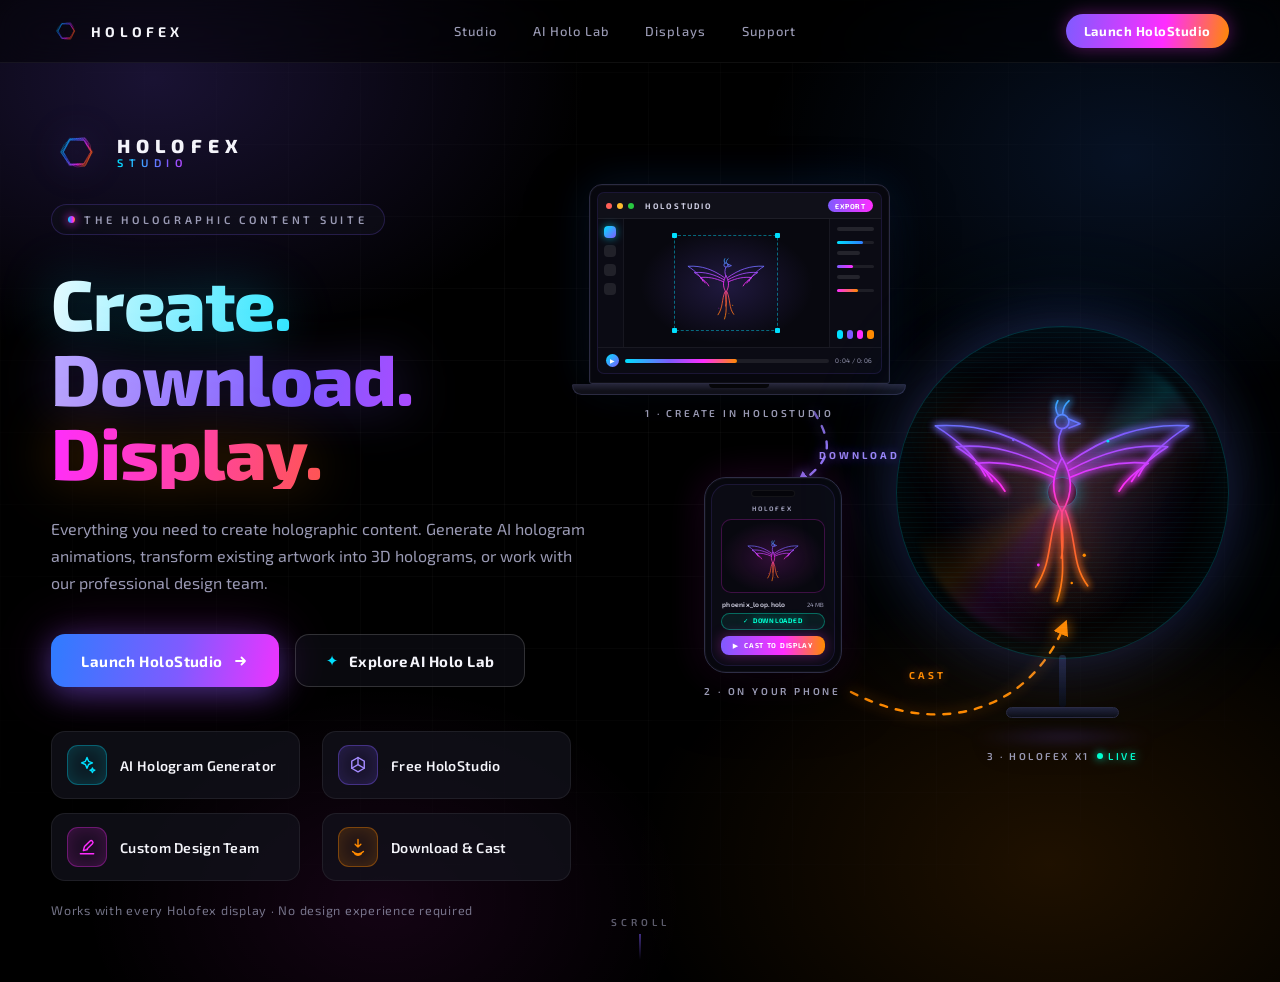
<file: studio-hero.html>
<!DOCTYPE html>
<html lang="en">
<head>
  <meta charset="UTF-8" />
  <meta name="viewport" content="width=device-width, initial-scale=1.0, viewport-fit=cover" />
  <meta name="theme-color" content="#000000" />
  <title>Holofex Studio — Create. Download. Display.</title>
  <link rel="preconnect" href="https://fonts.googleapis.com" />
  <link rel="preconnect" href="https://fonts.gstatic.com" crossorigin />
  <link href="https://fonts.googleapis.com/css2?family=Exo+2:wght@300;400;500;600;700;800&display=swap" rel="stylesheet" />
  <style>
/* ==========================================================
   HOLOFEX STUDIO — premium landing hero
   Brand: Exo 2 · #00E0FF #2E7CFF #7F5BFF #FF2DFF #FF8A00
   ========================================================== */

:root {
  --cyan: #00e0ff;
  --blue: #2e7cff;
  --purple: #7f5bff;
  --magenta: #ff2dff;
  --orange: #ff8a00;
  --teal: #00ffd1;
  --bg: #000000;
  --card: rgba(18, 18, 29, 0.72);
  --line: rgba(127, 91, 255, 0.22);
  --text: #f4f4fa;
  --text-dim: #9a9ab4;
  --grad-hot: linear-gradient(90deg, var(--cyan), var(--purple) 40%, var(--magenta) 70%, var(--orange));
}

* { margin: 0; padding: 0; box-sizing: border-box; }

html, body {
  background: var(--bg);
  color: var(--text);
  font-family: "Exo 2", system-ui, sans-serif;
  -webkit-font-smoothing: antialiased;
  overflow-x: clip;
}

a { color: inherit; text-decoration: none; }
button { font-family: inherit; color: inherit; background: none; border: 0; cursor: pointer; }

/* ---------- ambient background ---------- */
.hero {
  position: relative;
  min-height: 100vh;
  overflow: hidden;
  isolation: isolate;
}

.hero-bg {
  position: absolute;
  inset: 0;
  z-index: -2;
  background:
    radial-gradient(52% 44% at 12% 8%,  rgba(127, 91, 255, 0.20), transparent 65%),
    radial-gradient(44% 40% at 88% 16%, rgba(46, 124, 255, 0.14), transparent 65%),
    radial-gradient(50% 46% at 82% 88%, rgba(255, 138, 0, 0.12),  transparent 65%),
    radial-gradient(36% 34% at 30% 92%, rgba(255, 45, 255, 0.08), transparent 65%),
    #000;
}

.hero-grid {
  position: absolute;
  inset: 0;
  z-index: -1;
  background-image:
    linear-gradient(rgba(255, 255, 255, 0.035) 1px, transparent 1px),
    linear-gradient(90deg, rgba(255, 255, 255, 0.035) 1px, transparent 1px);
  background-size: 72px 72px;
  -webkit-mask-image: radial-gradient(70% 62% at 50% 42%, #000 0%, transparent 100%);
          mask-image: radial-gradient(70% 62% at 50% 42%, #000 0%, transparent 100%);
}

/* ---------- top nav ---------- */
.nav {
  position: fixed;
  top: 0; left: 0; right: 0;
  z-index: 50;
  display: flex;
  align-items: center;
  justify-content: space-between;
  padding: 14px clamp(20px, 4vw, 56px);
  background: rgba(0, 0, 0, 0.45);
  backdrop-filter: blur(18px);
  -webkit-backdrop-filter: blur(18px);
  border-bottom: 1px solid rgba(255, 255, 255, 0.06);
}

.nav-brand { display: flex; align-items: center; gap: 10px; font-weight: 700; letter-spacing: 0.3em; font-size: 14px; }
.nav-brand img { width: 30px; height: 30px; }

.nav-links { display: flex; gap: clamp(16px, 3vw, 36px); font-size: 13px; font-weight: 500; letter-spacing: 0.08em; color: var(--text-dim); }
.nav-links a { transition: color 0.2s ease; }
.nav-links a:hover { color: var(--text); }

.nav-cta {
  font-size: 13px;
  font-weight: 700;
  letter-spacing: 0.04em;
  padding: 9px 18px;
  border-radius: 999px;
  color: #fff;
  background: linear-gradient(100deg, var(--purple), var(--magenta) 60%, var(--orange));
  box-shadow: 0 0 18px rgba(255, 45, 255, 0.35);
  transition: transform 0.2s ease, box-shadow 0.2s ease;
}
.nav-cta:hover { transform: translateY(-1px); box-shadow: 0 0 28px rgba(255, 45, 255, 0.55); }

/* ---------- layout ---------- */
.hero-inner {
  max-width: 1440px;
  margin: 0 auto;
  padding: clamp(110px, 14vh, 160px) clamp(20px, 4vw, 56px) 64px;
  display: grid;
  grid-template-columns: minmax(0, 1.02fr) minmax(0, 1fr);
  align-items: center;
  gap: clamp(32px, 4vw, 72px);
}

/* ---------- left column ---------- */
.copy { max-width: 620px; }

.copy > * { opacity: 0; animation: rise 0.9s cubic-bezier(0.2, 0.7, 0.2, 1) forwards; }
.copy > *:nth-child(1) { animation-delay: 0.05s; }
.copy > *:nth-child(2) { animation-delay: 0.15s; }
.copy > *:nth-child(3) { animation-delay: 0.25s; }
.copy > *:nth-child(4) { animation-delay: 0.38s; }
.copy > *:nth-child(5) { animation-delay: 0.5s; }
.copy > *:nth-child(6) { animation-delay: 0.62s; }
.copy > *:nth-child(7) { animation-delay: 0.74s; }

@keyframes rise {
  from { opacity: 0; transform: translateY(22px); }
  to   { opacity: 1; transform: none; }
}

.brand-lockup { display: flex; align-items: center; gap: 14px; margin-bottom: 26px; }
.brand-lockup img { width: 52px; height: 52px; filter: drop-shadow(0 0 16px rgba(127, 91, 255, 0.55)); }
.brand-lockup .word { display: flex; flex-direction: column; line-height: 1.15; }
.brand-lockup .word b { font-weight: 800; letter-spacing: 0.32em; font-size: 19px; }
.brand-lockup .word span {
  font-weight: 600; letter-spacing: 0.5em; font-size: 11px;
  background: var(--grad-hot);
  -webkit-background-clip: text; background-clip: text;
  -webkit-text-fill-color: transparent; color: transparent;
}

.tagline {
  display: inline-flex;
  align-items: center;
  gap: 9px;
  font-size: 11px;
  font-weight: 600;
  letter-spacing: 0.34em;
  text-transform: uppercase;
  color: var(--text-dim);
  padding: 8px 16px;
  border: 1px solid var(--line);
  border-radius: 999px;
  background: rgba(18, 18, 29, 0.55);
  margin-bottom: 30px;
}
.tagline i {
  width: 7px; height: 7px; border-radius: 50%;
  background: var(--grad-hot);
  box-shadow: 0 0 10px var(--magenta);
}

h1 {
  font-size: clamp(46px, 5.6vw, 82px);
  font-weight: 800;
  line-height: 1.04;
  letter-spacing: -0.015em;
  margin-bottom: 26px;
}
h1 span {
  display: block;
  -webkit-background-clip: text; background-clip: text;
  -webkit-text-fill-color: transparent; color: transparent;
}
h1 .w-create   { background-image: linear-gradient(100deg, #e8fbff, var(--cyan) 55%, var(--blue)); filter: drop-shadow(0 0 26px rgba(0, 224, 255, 0.28)); }
h1 .w-download { background-image: linear-gradient(100deg, #b9a6ff, var(--purple) 45%, var(--magenta)); filter: drop-shadow(0 0 26px rgba(127, 91, 255, 0.3)); }
h1 .w-display  { background-image: linear-gradient(100deg, var(--magenta), #ff5a3c 55%, var(--orange)); filter: drop-shadow(0 0 26px rgba(255, 138, 0, 0.28)); }

.lede {
  font-size: clamp(15px, 1.25vw, 18px);
  font-weight: 400;
  line-height: 1.7;
  color: var(--text-dim);
  max-width: 54ch;
  margin-bottom: 38px;
}

/* ---------- CTAs ---------- */
.cta-row { display: flex; flex-wrap: wrap; gap: 16px; margin-bottom: 44px; }

.btn {
  display: inline-flex;
  align-items: center;
  gap: 10px;
  font-size: 15px;
  font-weight: 700;
  letter-spacing: 0.03em;
  padding: 16px 30px;
  border-radius: 14px;
  transition: transform 0.22s ease, box-shadow 0.22s ease, border-color 0.22s ease, background 0.22s ease;
}

.btn-primary {
  color: #fff;
  background: linear-gradient(100deg, var(--blue), var(--purple) 38%, var(--magenta) 72%, var(--orange));
  background-size: 150% 100%;
  box-shadow: 0 6px 30px rgba(127, 91, 255, 0.45), 0 0 60px rgba(255, 45, 255, 0.18);
}
.btn-primary:hover {
  transform: translateY(-2px);
  background-position: 100% 0;
  box-shadow: 0 10px 44px rgba(127, 91, 255, 0.6), 0 0 90px rgba(255, 45, 255, 0.3);
}

.btn-ghost {
  color: var(--text);
  border: 1px solid rgba(255, 255, 255, 0.16);
  background: rgba(18, 18, 29, 0.5);
  backdrop-filter: blur(8px);
}
.btn-ghost:hover {
  transform: translateY(-2px);
  border-color: rgba(0, 224, 255, 0.55);
  box-shadow: 0 0 34px rgba(0, 224, 255, 0.22);
}
.btn-ghost .spark { color: var(--cyan); }

/* ---------- feature icons ---------- */
.features {
  display: grid;
  grid-template-columns: repeat(2, minmax(0, 1fr));
  gap: 14px 22px;
  max-width: 520px;
}

.feature {
  display: flex;
  align-items: center;
  gap: 13px;
  padding: 13px 15px;
  border: 1px solid rgba(255, 255, 255, 0.07);
  border-radius: 14px;
  background: var(--card);
  transition: border-color 0.25s ease, transform 0.25s ease, box-shadow 0.25s ease;
}
.feature:hover { transform: translateY(-2px); }
.feature strong { font-size: 14px; font-weight: 600; letter-spacing: 0.02em; }

.f-ico {
  flex: none;
  width: 40px; height: 40px;
  border-radius: 11px;
  display: grid;
  place-items: center;
  border: 1px solid;
}
.f-ico svg { width: 20px; height: 20px; }
.f-cyan    { color: var(--cyan);    border-color: rgba(0, 224, 255, 0.35);  background: rgba(0, 224, 255, 0.08);  box-shadow: 0 0 16px rgba(0, 224, 255, 0.14) inset; }
.f-purple  { color: #a58bff;        border-color: rgba(127, 91, 255, 0.42); background: rgba(127, 91, 255, 0.1);  box-shadow: 0 0 16px rgba(127, 91, 255, 0.16) inset; }
.f-magenta { color: var(--magenta); border-color: rgba(255, 45, 255, 0.35); background: rgba(255, 45, 255, 0.08); box-shadow: 0 0 16px rgba(255, 45, 255, 0.14) inset; }
.f-orange  { color: var(--orange);  border-color: rgba(255, 138, 0, 0.4);   background: rgba(255, 138, 0, 0.09);  box-shadow: 0 0 16px rgba(255, 138, 0, 0.15) inset; }

.feature:hover.h-cyan    { border-color: rgba(0, 224, 255, 0.5);  box-shadow: 0 8px 26px rgba(0, 224, 255, 0.12); }
.feature:hover.h-purple  { border-color: rgba(127, 91, 255, 0.55); box-shadow: 0 8px 26px rgba(127, 91, 255, 0.14); }
.feature:hover.h-magenta { border-color: rgba(255, 45, 255, 0.5);  box-shadow: 0 8px 26px rgba(255, 45, 255, 0.12); }
.feature:hover.h-orange  { border-color: rgba(255, 138, 0, 0.55);  box-shadow: 0 8px 26px rgba(255, 138, 0, 0.14); }

.footnote { margin-top: 22px; font-size: 12.5px; letter-spacing: 0.06em; color: rgba(154, 154, 180, 0.75); }

/* ==========================================================
   RIGHT — pipeline scene: laptop → phone → holo display
   ========================================================== */
.scene-wrap {
  display: flex;
  justify-content: flex-end;
  opacity: 0;
  animation: rise 1.1s cubic-bezier(0.2, 0.7, 0.2, 1) 0.35s forwards;
}

.scene {
  position: relative;
  width: 640px;
  height: 700px;
  flex: none;
}

/* ----- flow arrows ----- */
.sc-arrows { position: absolute; inset: 0; width: 100%; height: 100%; overflow: visible; pointer-events: none; }
.flow {
  fill: none;
  stroke-width: 2.4;
  stroke-linecap: round;
  stroke-dasharray: 7 9;
  animation: flow-dash 1.6s linear infinite;
}
.flow-a { stroke: #9a7dff; filter: drop-shadow(0 0 7px rgba(127, 91, 255, 0.8)); }
.flow-b { stroke: var(--orange); filter: drop-shadow(0 0 7px rgba(255, 138, 0, 0.8)); }
@keyframes flow-dash { to { stroke-dashoffset: -32; } }

.flow-label {
  position: absolute;
  font-size: 10px;
  font-weight: 700;
  letter-spacing: 0.3em;
  text-transform: uppercase;
  pointer-events: none;
}
.fl-a { left: 36%; top: 39.5%; color: #a58bff; text-shadow: 0 0 12px rgba(127, 91, 255, 0.7); }
.fl-b { left: 50%; top: 71%; color: var(--orange); text-shadow: 0 0 12px rgba(255, 138, 0, 0.7); }

/* ----- laptop ----- */
.sc-laptop {
  position: absolute;
  top: 12px; left: 0;
  width: 47%;
  animation: bob 7s ease-in-out infinite;
}

.laptop-screen {
  border: 1px solid #2b2b42;
  border-radius: 13px 13px 3px 3px;
  background: #07070e;
  padding: 7px 7px 9px;
  box-shadow:
    0 24px 60px rgba(0, 0, 0, 0.7),
    0 0 46px rgba(46, 124, 255, 0.16),
    inset 0 0 0 1px rgba(255, 255, 255, 0.03);
}
.laptop-base {
  height: 11px;
  margin: 0 -5.5%;
  border-radius: 2px 2px 12px 12px;
  background: linear-gradient(#262639, #101019 70%);
  border: 1px solid #2b2b42;
  border-top: 0;
  position: relative;
}
.laptop-base::after {
  content: "";
  position: absolute;
  left: 50%; top: 0;
  transform: translateX(-50%);
  width: 18%; height: 4px;
  border-radius: 0 0 6px 6px;
  background: #060609;
}

.ui { border-radius: 7px; overflow: hidden; background: #0b0b14; border: 1px solid rgba(127, 91, 255, 0.14); }

.ui-top {
  display: flex; align-items: center; gap: 5px;
  padding: 6px 8px;
  border-bottom: 1px solid rgba(255, 255, 255, 0.06);
  background: rgba(255, 255, 255, 0.02);
}
.ui-dot { width: 6px; height: 6px; border-radius: 50%; }
.ui-top .t { margin-left: 6px; font-size: 8px; font-weight: 700; letter-spacing: 0.22em; color: #c9c9de; }
.ui-top .chip {
  margin-left: auto;
  font-size: 7px; font-weight: 700; letter-spacing: 0.08em;
  padding: 2.5px 7px; border-radius: 999px; color: #fff;
  background: linear-gradient(90deg, var(--purple), var(--magenta));
}

.ui-body { display: grid; grid-template-columns: 26px 1fr 52px; height: 128px; }

.ui-tools { border-right: 1px solid rgba(255, 255, 255, 0.05); padding: 7px 0; display: flex; flex-direction: column; align-items: center; gap: 7px; }
.ui-tool { width: 12px; height: 12px; border-radius: 4px; background: rgba(255, 255, 255, 0.09); }
.ui-tool.on { background: linear-gradient(135deg, var(--cyan), var(--purple)); box-shadow: 0 0 8px rgba(0, 224, 255, 0.6); }

.ui-canvas {
  position: relative;
  display: grid;
  place-items: center;
  background:
    radial-gradient(60% 65% at 50% 52%, rgba(127, 91, 255, 0.2), transparent 70%),
    #08080f;
}
.ui-canvas svg { width: 92px; height: 88px; }
.ui-canvas .sel {
  position: absolute;
  width: 104px; height: 96px;
  border: 1px dashed rgba(0, 224, 255, 0.45);
  border-radius: 4px;
}
.ui-canvas .sel i {
  position: absolute; width: 5px; height: 5px;
  background: var(--cyan); border-radius: 1px;
}
.ui-canvas .sel i:nth-child(1) { top: -3px; left: -3px; }
.ui-canvas .sel i:nth-child(2) { top: -3px; right: -3px; }
.ui-canvas .sel i:nth-child(3) { bottom: -3px; left: -3px; }
.ui-canvas .sel i:nth-child(4) { bottom: -3px; right: -3px; }

.ui-panel { border-left: 1px solid rgba(255, 255, 255, 0.05); padding: 8px 7px; display: flex; flex-direction: column; gap: 7px; }
.ui-line { height: 4px; border-radius: 2px; background: rgba(255, 255, 255, 0.1); }
.ui-line.short { width: 62%; }
.ui-slider { height: 3px; border-radius: 2px; background: rgba(255, 255, 255, 0.08); position: relative; margin-top: 3px; }
.ui-slider span { position: absolute; inset: 0 auto 0 0; border-radius: 2px; }
.ui-slider.s1 span { width: 70%; background: linear-gradient(90deg, var(--cyan), var(--blue)); }
.ui-slider.s2 span { width: 45%; background: linear-gradient(90deg, var(--purple), var(--magenta)); }
.ui-slider.s3 span { width: 58%; background: linear-gradient(90deg, var(--magenta), var(--orange)); }
.ui-swatches { display: flex; gap: 4px; margin-top: auto; }
.ui-swatches i { width: 9px; height: 9px; border-radius: 3px; }

.ui-timeline {
  display: flex; align-items: center; gap: 6px;
  padding: 6px 8px;
  border-top: 1px solid rgba(255, 255, 255, 0.06);
}
.ui-play {
  width: 13px; height: 13px; border-radius: 50%;
  background: linear-gradient(135deg, var(--cyan), var(--purple));
  display: grid; place-items: center;
  font-size: 6px; color: #fff;
}
.ui-track { flex: 1; height: 4px; border-radius: 2px; background: rgba(255, 255, 255, 0.08); position: relative; }
.ui-track span {
  position: absolute; inset: 0 auto 0 0; width: 55%;
  border-radius: 2px;
  background: var(--grad-hot);
  animation: track 5s ease-in-out infinite alternate;
}
@keyframes track { from { width: 22%; } to { width: 82%; } }
.ui-time { font-size: 6.5px; color: var(--text-dim); letter-spacing: 0.06em; }

.sc-caption {
  margin-top: 12px;
  text-align: center;
  font-size: 10px;
  font-weight: 600;
  letter-spacing: 0.28em;
  text-transform: uppercase;
  white-space: nowrap;
  color: var(--text-dim);
}

/* ----- phone ----- */
.sc-phone {
  position: absolute;
  top: 43.5%; left: 18%;
  width: 21.5%;
  animation: bob 7s ease-in-out 1.2s infinite;
}

.phone-frame {
  border: 1px solid #2e2e46;
  border-radius: 22px;
  background: #07070e;
  padding: 6px;
  box-shadow:
    0 22px 54px rgba(0, 0, 0, 0.7),
    0 0 42px rgba(255, 45, 255, 0.14),
    inset 0 0 0 1px rgba(255, 255, 255, 0.03);
}
.phone-screen {
  position: relative;
  border-radius: 17px;
  overflow: hidden;
  background: #0b0b14;
  border: 1px solid rgba(127, 91, 255, 0.14);
  padding: 20px 9px 10px;
}
.phone-notch {
  position: absolute; top: 5px; left: 50%;
  transform: translateX(-50%);
  width: 36%; height: 7px;
  border-radius: 999px;
  background: #05050a;
  border: 1px solid rgba(255, 255, 255, 0.06);
}
.phone-head { font-size: 6.5px; font-weight: 700; letter-spacing: 0.3em; color: var(--text-dim); text-align: center; margin-bottom: 7px; }

.phone-thumb {
  position: relative;
  border-radius: 10px;
  background:
    radial-gradient(70% 70% at 50% 52%, rgba(255, 45, 255, 0.16), transparent 72%),
    #08080f;
  border: 1px solid rgba(255, 45, 255, 0.22);
  display: grid;
  place-items: center;
  padding: 8px 0 6px;
}
.phone-thumb svg { width: 62px; height: 58px; }

.phone-file { display: flex; align-items: baseline; justify-content: space-between; margin: 7px 1px 5px; }
.phone-file b { font-size: 6.8px; font-weight: 600; letter-spacing: 0.04em; color: #d6d6e8; }
.phone-file span { font-size: 6px; color: var(--text-dim); }

.phone-pill {
  display: flex; align-items: center; justify-content: center; gap: 4px;
  font-size: 6.5px; font-weight: 700; letter-spacing: 0.12em;
  color: var(--teal);
  border: 1px solid rgba(0, 255, 209, 0.35);
  background: rgba(0, 255, 209, 0.07);
  border-radius: 999px;
  padding: 3.5px 0;
  margin-bottom: 6px;
  text-shadow: 0 0 8px rgba(0, 255, 209, 0.7);
}

.phone-cast {
  display: block;
  width: 100%;
  text-align: center;
  font-size: 7px; font-weight: 700; letter-spacing: 0.1em;
  color: #fff;
  padding: 5px 0;
  border-radius: 8px;
  background: linear-gradient(90deg, var(--purple), var(--magenta) 60%, var(--orange));
  box-shadow: 0 0 14px rgba(255, 45, 255, 0.35);
}

/* ----- holo display ----- */
.sc-display {
  position: absolute;
  right: 0;
  top: 22%;
  width: 52%;
  display: flex;
  flex-direction: column;
  align-items: center;
}

.fan-zone { position: relative; width: 100%; aspect-ratio: 1; }

.fan-ring {
  position: absolute;
  inset: 0;
  border-radius: 50%;
  border: 1.5px solid rgba(0, 224, 255, 0.22);
  background:
    radial-gradient(58% 58% at 50% 50%, rgba(127, 91, 255, 0.13), transparent 72%),
    radial-gradient(46% 46% at 50% 58%, rgba(255, 138, 0, 0.09), transparent 70%);
  box-shadow:
    0 0 60px rgba(127, 91, 255, 0.22),
    0 0 120px rgba(0, 224, 255, 0.1),
    inset 0 0 46px rgba(0, 224, 255, 0.07);
  overflow: hidden;
}

.fan-blade {
  position: absolute;
  inset: 4%;
  border-radius: 50%;
  background: conic-gradient(from 0deg,
    transparent 0deg 28deg,
    rgba(0, 224, 255, 0.16) 46deg,
    rgba(127, 91, 255, 0.1) 58deg,
    transparent 78deg 180deg,
    rgba(255, 45, 255, 0.1) 216deg,
    rgba(255, 138, 0, 0.12) 232deg,
    transparent 254deg 360deg);
  filter: blur(3px);
  animation: spin 1.1s linear infinite;
}
.fan-scan {
  position: absolute;
  inset: 0;
  border-radius: 50%;
  background: repeating-linear-gradient(0deg,
    rgba(0, 224, 255, 0.045) 0 1px,
    transparent 1px 5px);
  mix-blend-mode: screen;
}
@keyframes spin { to { transform: rotate(360deg); } }

.fan-hub {
  position: absolute;
  left: 50%; top: 50%;
  transform: translate(-50%, -50%);
  width: 9%; height: 9%;
  border-radius: 50%;
  background: radial-gradient(circle at 38% 34%, #33334e, #0a0a12 70%);
  border: 1px solid rgba(0, 224, 255, 0.4);
  box-shadow: 0 0 18px rgba(0, 224, 255, 0.55);
}

.holo-phoenix {
  position: absolute;
  left: 50%; top: 47%;
  transform: translate(-50%, -50%);
  width: 92%;
  animation: hover-holo 5.5s ease-in-out infinite;
  filter:
    drop-shadow(0 0 26px rgba(255, 138, 0, 0.35))
    drop-shadow(0 0 60px rgba(127, 91, 255, 0.3));
}
@keyframes hover-holo {
  0%, 100% { transform: translate(-50%, -50%); }
  50%      { transform: translate(-50%, -54%); }
}

.display-stand {
  width: 7px; height: 52px;
  margin-top: -4px;
  background: linear-gradient(180deg, #202033, #0c0c14);
  border-radius: 3px;
}
.display-base {
  width: 34%; height: 11px;
  border-radius: 999px;
  background: linear-gradient(180deg, #23233a, #0d0d16);
  border: 1px solid #2b2b42;
  box-shadow: 0 16px 34px rgba(0, 0, 0, 0.8);
}
.display-shadow {
  width: 76%; height: 22px;
  margin-top: 8px;
  border-radius: 50%;
  background: radial-gradient(50% 50% at 50% 50%, rgba(127, 91, 255, 0.24), transparent 72%);
  filter: blur(6px);
}

.display-caption {
  margin-top: 2px;
  display: inline-flex;
  align-items: center;
  gap: 7px;
  font-size: 10px;
  font-weight: 600;
  letter-spacing: 0.26em;
  text-transform: uppercase;
  color: var(--text-dim);
}
.display-caption .live {
  display: inline-flex; align-items: center; gap: 5px;
  color: var(--teal);
  text-shadow: 0 0 10px rgba(0, 255, 209, 0.8);
}
.display-caption .live::before {
  content: "";
  width: 6px; height: 6px; border-radius: 50%;
  background: var(--teal);
  box-shadow: 0 0 8px var(--teal);
  animation: pulse 1.8s ease-in-out infinite;
}
@keyframes pulse { 50% { opacity: 0.35; } }

@keyframes bob {
  0%, 100% { transform: translateY(0); }
  50%      { transform: translateY(-10px); }
}

/* ---------- scroll cue ---------- */
.scroll-cue {
  position: absolute;
  left: 50%; bottom: 22px;
  transform: translateX(-50%);
  font-size: 10px;
  font-weight: 600;
  letter-spacing: 0.4em;
  text-transform: uppercase;
  color: rgba(154, 154, 180, 0.6);
  display: flex;
  flex-direction: column;
  align-items: center;
  gap: 6px;
}
.scroll-cue::after {
  content: "";
  width: 1px; height: 26px;
  background: linear-gradient(180deg, var(--purple), transparent);
  animation: drip 2s ease-in-out infinite;
}
@keyframes drip { 50% { opacity: 0.25; transform: translateY(4px); } }

/* ---------- responsive ---------- */
@media (max-width: 1240px) {
  .scene { transform: scale(0.84); transform-origin: top right; height: 600px; }
}

@media (max-width: 1080px) {
  .hero-inner {
    grid-template-columns: minmax(0, 1fr);
    padding-top: 120px;
    gap: 0;
    max-width: 688px;
  }

  /* Stack order on mobile: heading first, then the pipeline scene,
     then the supporting copy, buttons and features. */
  .copy { display: contents; }
  .brand-lockup { order: 1; }
  .tagline      { order: 2; justify-self: start; }
  h1            { order: 3; }
  .lede         { order: 4; }
  .scene-wrap   { order: 5; justify-content: center; margin: 0 0 30px; }
  .cta-row      { order: 6; }
  .features     { order: 7; }
  .footnote     { order: 8; }

  .scene { transform: none; height: 700px; }
}

@media (max-width: 700px) {
  .nav-links { display: none; }
  .scene { transform: scale(0.72); transform-origin: top center; height: 440px; }
  .cta-row .btn { flex: 1 1 100%; justify-content: center; }

  /* feature tiles become a swipeable sliding bar */
  .features {
    display: flex;
    max-width: none;
    gap: 12px;
    overflow-x: auto;
    margin-left: -20px;
    margin-right: -20px;
    padding: 4px 20px 12px;
    scroll-snap-type: x mandatory;
    -webkit-overflow-scrolling: touch;
    scrollbar-width: none;
    -webkit-mask-image: linear-gradient(90deg, transparent, #000 18px, #000 calc(100% - 48px), transparent);
            mask-image: linear-gradient(90deg, transparent, #000 18px, #000 calc(100% - 48px), transparent);
  }
  .features::-webkit-scrollbar { display: none; }
  .feature { flex: none; scroll-snap-align: start; }
  .feature strong { white-space: nowrap; }
}

@media (max-width: 480px) {
  .scene { transform: scale(0.55); height: 335px; }
  .scroll-cue { display: none; }
}

@media (prefers-reduced-motion: reduce) {
  *, *::before, *::after { animation-duration: 0.01ms !important; animation-iteration-count: 1 !important; transition-duration: 0.01ms !important; }
  .copy > *, .scene-wrap { opacity: 1; }
}
  </style>
</head>
<body>

  <!-- shared phoenix artwork (referenced 3×) -->
  <svg width="0" height="0" style="position:absolute" aria-hidden="true">
    <defs>
      <linearGradient id="phx-g" gradientUnits="userSpaceOnUse" x1="220" y1="400" x2="220" y2="60">
        <stop offset="0"    stop-color="#FF8A00"/>
        <stop offset="0.34" stop-color="#FF5A3C"/>
        <stop offset="0.55" stop-color="#FF2DFF"/>
        <stop offset="0.76" stop-color="#7F5BFF"/>
        <stop offset="1"    stop-color="#00E0FF"/>
      </linearGradient>
      <filter id="phx-blur" x="-40%" y="-40%" width="180%" height="180%">
        <feGaussianBlur stdDeviation="5"/>
      </filter>
      <g id="phoenix-art" fill="none" stroke="url(#phx-g)" stroke-linecap="round" stroke-linejoin="round">
        <!-- right wing -->
        <path d="M228 184 C 282 146, 334 126, 402 130 C 364 154, 344 176, 330 202"/>
        <path d="M230 194 C 278 168, 320 156, 372 160 C 344 178, 330 192, 320 210"/>
        <path d="M232 204 C 272 186, 306 180, 344 184 C 322 198, 310 210, 302 224"/>
        <!-- left wing -->
        <path d="M212 184 C 158 146, 106 126, 38 130 C 76 154, 96 176, 110 202"/>
        <path d="M210 194 C 162 168, 120 156, 68 160 C 96 178, 110 192, 120 210"/>
        <path d="M208 204 C 168 186, 134 180, 96 184 C 118 198, 130 210, 138 224"/>
        <!-- neck + head + beak + crest -->
        <path d="M220 178 C 213 162, 213 148, 220 134"/>
        <circle cx="220" cy="124" r="10"/>
        <path d="M229 120 L 246 127 L 230 133"/>
        <path d="M215 115 C 210 108, 210 101, 214 94"/>
        <path d="M221 113 C 221 105, 224 99, 230 94"/>
        <!-- body -->
        <path d="M220 176 C 205 202, 203 226, 220 254 C 237 226, 235 202, 220 176 Z"/>
        <!-- tail flames -->
        <path d="M215 252 C 198 292, 208 322, 182 362"/>
        <path d="M220 256 C 215 302, 229 334, 213 382"/>
        <path d="M225 252 C 242 294, 233 328, 257 360"/>
        <path d="M220 254 C 220 282, 224 302, 219 320"/>
        <!-- embers -->
        <circle cx="286" cy="152" r="2" fill="#00E0FF" stroke="none"/>
        <circle cx="150" cy="150" r="2" fill="#7F5BFF" stroke="none"/>
        <circle cx="252" cy="316" r="2.4" fill="#FF8A00" stroke="none"/>
        <circle cx="186" cy="330" r="2" fill="#FF2DFF" stroke="none"/>
        <circle cx="234" cy="356" r="1.8" fill="#FF8A00" stroke="none"/>
      </g>
    </defs>
  </svg>

  <!-- ===================== NAV ===================== -->
  <header class="nav">
    <a class="nav-brand" href="#">
      <img src="assets/logo.svg" alt="Holofex logo" />
      HOLOFEX
    </a>
    <nav class="nav-links" aria-label="Primary">
      <a href="#">Studio</a>
      <a href="#">AI Holo Lab</a>
      <a href="#">Displays</a>
      <a href="#">Support</a>
    </nav>
    <a class="nav-cta" href="#">Launch HoloStudio</a>
  </header>

  <!-- ===================== HERO ===================== -->
  <section class="hero">
    <div class="hero-bg" aria-hidden="true"></div>
    <div class="hero-grid" aria-hidden="true"></div>

    <div class="hero-inner">

      <!-- ---------- LEFT : copy ---------- -->
      <div class="copy">
        <div class="brand-lockup">
          <img src="assets/logo.svg" alt="Holofex Studio logo" />
          <div class="word">
            <b>HOLOFEX</b>
            <span>STUDIO</span>
          </div>
        </div>

        <p class="tagline"><i></i>The holographic content suite</p>

        <h1>
          <span class="w-create">Create.</span>
          <span class="w-download">Download.</span>
          <span class="w-display">Display.</span>
        </h1>

        <p class="lede">Everything you need to create holographic content. Generate AI hologram animations, transform existing artwork into 3D holograms, or work with our professional design team.</p>

        <div class="cta-row">
          <a class="btn btn-primary" href="#">
            Launch HoloStudio
            <svg width="16" height="16" viewBox="0 0 16 16" fill="none" aria-hidden="true"><path d="M3 8h9M8.5 4.5 12 8l-3.5 3.5" stroke="currentColor" stroke-width="1.8" stroke-linecap="round" stroke-linejoin="round"/></svg>
          </a>
          <a class="btn btn-ghost" href="#">
            <span class="spark">✦</span>
            Explore AI Holo Lab
          </a>
        </div>

        <div class="features">
          <div class="feature h-cyan">
            <span class="f-ico f-cyan">
              <svg viewBox="0 0 24 24" fill="none" stroke="currentColor" stroke-width="1.7" stroke-linecap="round" stroke-linejoin="round" aria-hidden="true">
                <path d="M12 3l1.9 4.6L18.5 9.5l-4.6 1.9L12 16l-1.9-4.6L5.5 9.5l4.6-1.9L12 3z"/>
                <path d="M18.5 15.5l.8 2 2 .8-2 .8-.8 2-.8-2-2-.8 2-.8.8-2z"/>
              </svg>
            </span>
            <strong>AI Hologram Generator</strong>
          </div>

          <div class="feature h-purple">
            <span class="f-ico f-purple">
              <svg viewBox="0 0 24 24" fill="none" stroke="currentColor" stroke-width="1.7" stroke-linecap="round" stroke-linejoin="round" aria-hidden="true">
                <path d="M12 3l7.5 4.3v8.6L12 20.2l-7.5-4.3V7.3L12 3z"/>
                <path d="M12 3v8.6m0 0l7.5 4.3M12 11.6l-7.5 4.3"/>
              </svg>
            </span>
            <strong>Free HoloStudio</strong>
          </div>

          <div class="feature h-magenta">
            <span class="f-ico f-magenta">
              <svg viewBox="0 0 24 24" fill="none" stroke="currentColor" stroke-width="1.7" stroke-linecap="round" stroke-linejoin="round" aria-hidden="true">
                <path d="M12 14.5l6.5-6.4a2.2 2.2 0 0 0 0-3.1 2.2 2.2 0 0 0-3.1 0L9 11.4 7.6 16.4l5-1.4z"/>
                <path d="M4 20h16"/>
              </svg>
            </span>
            <strong>Custom Design Team</strong>
          </div>

          <div class="feature h-orange">
            <span class="f-ico f-orange">
              <svg viewBox="0 0 24 24" fill="none" stroke="currentColor" stroke-width="1.7" stroke-linecap="round" stroke-linejoin="round" aria-hidden="true">
                <path d="M12 3v9m0 0l-3.4-3.4M12 12l3.4-3.4"/>
                <path d="M5.5 17.5a9 9 0 0 0 13 0M8 20.2a5.6 5.6 0 0 0 8 0"/>
              </svg>
            </span>
            <strong>Download &amp; Cast</strong>
          </div>
        </div>

        <p class="footnote">Works with every Holofex display · No design experience required</p>
      </div>

      <!-- ---------- RIGHT : pipeline scene ---------- -->
      <div class="scene-wrap" aria-label="From HoloStudio on laptop, download to phone, then cast to a Holofex display" role="img">
        <div class="scene">

          <!-- flow arrows -->
          <svg class="sc-arrows" viewBox="0 0 640 700" aria-hidden="true">
            <defs>
              <marker id="ah-a" viewBox="0 0 10 10" refX="7" refY="5" markerWidth="6.5" markerHeight="6.5" orient="auto-start-reverse">
                <path d="M0 0L10 5L0 10z" fill="#9a7dff"/>
              </marker>
              <marker id="ah-b" viewBox="0 0 10 10" refX="7" refY="5" markerWidth="6.5" markerHeight="6.5" orient="auto-start-reverse">
                <path d="M0 0L10 5L0 10z" fill="#ff8a00"/>
              </marker>
            </defs>
            <path class="flow flow-a" d="M225 240 C 250 280, 235 292, 210 312" marker-end="url(#ah-a)"/>
            <path class="flow flow-b" d="M262 520 C 350 566, 440 540, 476 452" marker-end="url(#ah-b)"/>
          </svg>
          <span class="flow-label fl-a">Download</span>
          <span class="flow-label fl-b">Cast</span>

          <!-- laptop : HoloStudio -->
          <div class="sc-laptop">
            <div class="laptop-screen">
              <div class="ui">
                <div class="ui-top">
                  <span class="ui-dot" style="background:#ff5f57"></span>
                  <span class="ui-dot" style="background:#febc2e"></span>
                  <span class="ui-dot" style="background:#28c840"></span>
                  <span class="t">HOLOSTUDIO</span>
                  <span class="chip">EXPORT</span>
                </div>
                <div class="ui-body">
                  <div class="ui-tools">
                    <span class="ui-tool on"></span>
                    <span class="ui-tool"></span>
                    <span class="ui-tool"></span>
                    <span class="ui-tool"></span>
                  </div>
                  <div class="ui-canvas">
                    <div class="sel"><i></i><i></i><i></i><i></i></div>
                    <svg viewBox="0 0 440 420">
                      <use href="#phoenix-art" stroke-width="4"/>
                    </svg>
                  </div>
                  <div class="ui-panel">
                    <span class="ui-line"></span>
                    <span class="ui-slider s1"><span></span></span>
                    <span class="ui-line short"></span>
                    <span class="ui-slider s2"><span></span></span>
                    <span class="ui-line short"></span>
                    <span class="ui-slider s3"><span></span></span>
                    <span class="ui-swatches">
                      <i style="background:#00e0ff"></i>
                      <i style="background:#7f5bff"></i>
                      <i style="background:#ff2dff"></i>
                      <i style="background:#ff8a00"></i>
                    </span>
                  </div>
                </div>
                <div class="ui-timeline">
                  <span class="ui-play">▶</span>
                  <span class="ui-track"><span></span></span>
                  <span class="ui-time">0:04 / 0:06</span>
                </div>
              </div>
            </div>
            <div class="laptop-base"></div>
            <p class="sc-caption">1 · Create in HoloStudio</p>
          </div>

          <!-- phone : downloaded hologram -->
          <div class="sc-phone">
            <div class="phone-frame">
              <div class="phone-screen">
                <span class="phone-notch"></span>
                <p class="phone-head">HOLOFEX</p>
                <div class="phone-thumb">
                  <svg viewBox="0 0 440 420">
                    <use href="#phoenix-art" stroke-width="5"/>
                  </svg>
                </div>
                <div class="phone-file">
                  <b>phoenix_loop.holo</b>
                  <span>24&nbsp;MB</span>
                </div>
                <p class="phone-pill">✓&nbsp; DOWNLOADED</p>
                <span class="phone-cast">▶&nbsp; CAST TO DISPLAY</span>
              </div>
            </div>
            <p class="sc-caption">2 · On your phone</p>
          </div>

          <!-- Holofex display : phoenix hologram -->
          <div class="sc-display">
            <div class="fan-zone">
              <div class="fan-ring">
                <span class="fan-blade"></span>
                <span class="fan-scan"></span>
                <span class="fan-hub"></span>
              </div>
              <div class="holo-phoenix">
                <svg viewBox="0 0 440 420">
                  <use href="#phoenix-art" stroke-width="7" filter="url(#phx-blur)" opacity="0.85"/>
                  <use href="#phoenix-art" stroke-width="2.4"/>
                </svg>
              </div>
            </div>
            <div class="display-stand"></div>
            <div class="display-base"></div>
            <div class="display-shadow" aria-hidden="true"></div>
            <p class="display-caption">3 · Holofex X1 <span class="live">LIVE</span></p>
          </div>

        </div>
      </div>
    </div>

    <div class="scroll-cue" aria-hidden="true">Scroll</div>
  </section>

</body>
</html>
</file>
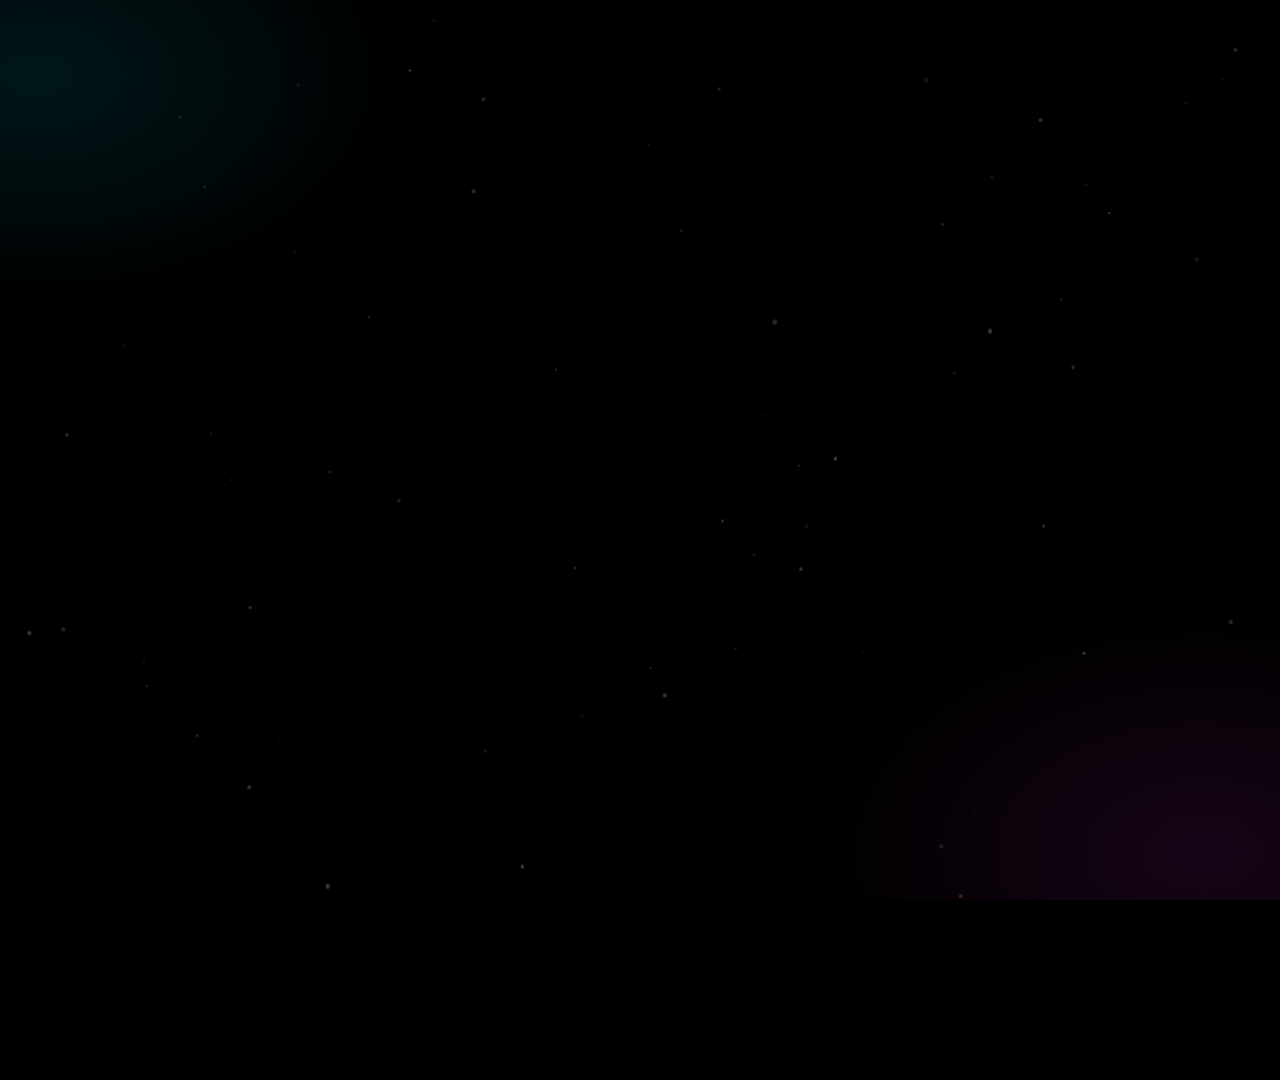
<file: video/explainer-web.html>
<!DOCTYPE html>
<html lang="en">
<head>
<meta charset="UTF-8" />
<title>Holofex Studio — Web Launch Explainer (comp scenes)</title>
<style>
/* ============================================================
   WEB LAUNCH COMP — 1920x1080 · 30fps · 21s CSS timeline
   W1  0.0– 6.0  Hook (kinetic type)
   W2  6.0–10.5  Features rapid-fire
   W3 10.5–14.5  Web first / mobile soon
   W4 14.5–21.0  End card
   Liquid wipes peak at 6.0 / 10.5 / 14.5.
   ============================================================ */
@font-face { font-family: "Exo 2"; src: url("assets/Exo2.ttf") format("truetype"); font-weight: 100 900; }
:root {
  --cyan: #00e0ff; --purple: #7f5bff; --magenta: #ff2dff; --orange: #ff8a00; --teal: #00ffd1;
  --dim: #9a9ab4;
  --grad: linear-gradient(90deg, var(--cyan), var(--purple) 38%, var(--magenta) 66%, var(--orange));
}
* { margin: 0; padding: 0; box-sizing: border-box; }
html, body { background: #000; }
body { width: 1920px; height: 1080px; overflow: hidden; font-family: "Exo 2", sans-serif; color: #f4f4fa; }
#stage { position: absolute; inset: 0; background: #000; overflow: hidden; }

.bg-glow { position: absolute; inset: -10%;
  background:
    radial-gradient(34% 30% at 12% 14%, rgba(0,224,255,.10), transparent 70%),
    radial-gradient(36% 32% at 88% 86%, rgba(255,45,255,.09), transparent 70%);
  animation: bgdrift 21s linear both; }
@keyframes bgdrift { from { transform: translate(0,0) } to { transform: translate(-20px, 14px) } }
.dust { position: absolute; border-radius: 50%; background: #fff; }

.scene { position: absolute; inset: 0; opacity: 0; animation: show 1s linear both; }
@keyframes show { 0%,100% { opacity: 0 } 0.1%, 99.9% { opacity: 1 } }
.kicker { font-size: 30px; letter-spacing: .55em; color: var(--cyan); font-weight: 600; }
.g { background: var(--grad); -webkit-background-clip: text; background-clip: text; color: transparent; }
@keyframes rise { from { opacity: 0; transform: translateY(46px) } to { opacity: 1; transform: none } }

.flash { position: absolute; inset: 0; z-index: 90; opacity: 0;
  background: radial-gradient(60% 60% at 50% 50%, rgba(190,160,255,.85), rgba(0,224,255,.25) 60%, transparent 80%);
  animation: flashpop .5s ease-out both; }
@keyframes flashpop { 0% { opacity: 0 } 18% { opacity: 1 } 100% { opacity: 0 } }

/* liquid goo wipes (same system as the device explainer) */
.lwipe { position: absolute; inset: -80px; z-index: 95; filter: url(#goo); }
.lwipe span { position: absolute; width: 1150px; height: 1150px; border-radius: 50%;
  transform: translate(-50%,-50%) scale(0); animation: blobgrow 1.3s cubic-bezier(.45,.05,.55,.95) both; }
@keyframes blobgrow {
  0% { transform: translate(-50%,-50%) scale(0) }
  40%, 60% { transform: translate(-50%,-50%) scale(1.15) }
  100% { transform: translate(-50%,-50%) scale(0) }
}

/* ============ W1 HOOK ============ */
#w1 { animation-delay: 0s; animation-duration: 6s; }
#w1 .stack { position: absolute; inset: 0; display: flex; flex-direction: column; align-items: center; justify-content: center; gap: 26px; }
#w1 .line { font-size: 138px; font-weight: 800; letter-spacing: .03em; text-shadow: 0 0 60px rgba(127,91,255,.35); }
@keyframes slam {
  0%  { opacity: 0; transform: scale(2.6); filter: blur(22px) }
  55% { opacity: 1 }
  72% { transform: scale(.985); filter: blur(0) }
  100%{ opacity: 1; transform: scale(1); filter: blur(0) }
}
#w1 .l1 { animation: slam .55s .4s cubic-bezier(.2,.8,.3,1) both; }
#w1 .l2 { animation: slam .55s 1.5s cubic-bezier(.2,.8,.3,1) both; }
#w1 .l3 { animation: slam .55s 2.7s cubic-bezier(.2,.8,.3,1) both; }
#w1 .sub { margin-top: 34px; animation: rise .8s 4.1s cubic-bezier(.2,.8,.2,1) both; }
.miniflash { position: absolute; inset: 0; opacity: 0;
  background: radial-gradient(50% 50% at 50% 50%, rgba(255,255,255,.30), transparent 70%);
  animation: flashpop .4s ease-out both; }

/* ============ W2 FEATURES ============ */
#w2 { animation-delay: 6s; animation-duration: 4.5s; }
#w2 .kicker { position: absolute; left: 0; right: 0; top: 200px; text-align: center; animation: rise .7s 6.4s both; }
#w2 .h2 { position: absolute; left: 0; right: 0; top: 262px; text-align: center; font-size: 96px; font-weight: 800;
  animation: rise .8s 6.55s both; }
#w2 .cards { position: absolute; left: 0; right: 0; top: 500px; display: flex; justify-content: center; gap: 52px; }
#w2 .fcard { width: 440px; border-radius: 30px; padding: 46px 42px; text-align: center;
  background: #10101c; border: 2px solid rgba(127,91,255,.35); }
#w2 .fcard .ico { width: 92px; height: 92px; margin: 0 auto 26px; border-radius: 50%; display: grid; place-items: center;
  font-size: 42px; background: var(--grad); box-shadow: 0 0 40px rgba(255,45,255,.5); }
#w2 .fcard h3 { font-size: 42px; font-weight: 700; letter-spacing: .08em; }
#w2 .fcard p { margin-top: 14px; font-size: 26px; color: var(--dim); line-height: 1.45; }
@keyframes pop { from { opacity: 0; transform: scale(.6) translateY(40px) } to { opacity: 1; transform: none } }
#w2 .f1 { animation: pop .6s 6.85s cubic-bezier(.2,1.4,.4,1) both; }
#w2 .f2 { animation: pop .6s 7.1s cubic-bezier(.2,1.4,.4,1) both; }
#w2 .f3 { animation: pop .6s 7.35s cubic-bezier(.2,1.4,.4,1) both; }

/* ============ W3 WEB FIRST / MOBILE SOON ============ */
#w3 { animation-delay: 10.5s; animation-duration: 4s; }
#w3 .copy { position: absolute; left: 170px; top: 330px; width: 900px; }
#w3 .h1 { font-size: 150px; font-weight: 800; letter-spacing: .03em; animation: slam .55s 10.9s cubic-bezier(.2,.8,.3,1) both; }
#w3 .h1b { font-size: 88px; font-weight: 800; margin-top: 30px; color: #fff; animation: rise .8s 12s both; }
#w3 .h1b .g { letter-spacing: .02em; }
#w3 .sub { margin-top: 30px; font-size: 36px; color: var(--dim); animation: rise .8s 12.5s both; }
#w3 .sub b { color: #fff; }
#w3 .inner3d { position: absolute; inset: 0; perspective: 1700px; }
.phone { position: absolute; width: 340px; border-radius: 44px; overflow: hidden;
  border: 2px solid #26263c; box-shadow: 0 0 0 9px #0d0d16, 0 30px 80px rgba(0,0,0,.75), 0 0 70px rgba(127,91,255,.3); }
.phone img { display: block; width: 100%; }
.phone::after { content: ""; position: absolute; inset: -2px; z-index: 9;
  background: linear-gradient(115deg, transparent 32%, rgba(255,255,255,.22) 46%, rgba(255,255,255,.06) 54%, transparent 64%);
  transform: translateX(-110%); }
@keyframes glare { from { transform: translateX(-110%) } to { transform: translateX(110%) } }
@keyframes phonefloat { 0%,100% { rotate: y 7deg; translate: 0 0 } 50% { rotate: y -7deg; translate: 0 -12px } }
@keyframes phonein3d {
  0%   { opacity: 0; transform: translateX(760px) rotateY(-150deg) scale(.65) }
  60%  { opacity: 1; transform: translateX(-26px) rotateY(16deg) scale(1.02) }
  100% { opacity: 1; transform: none }
}
#w3 .phone { right: 360px; top: 150px; transform-style: preserve-3d;
  animation: phonein3d 1.4s 12.2s cubic-bezier(.18,.9,.22,1.04) both, phonefloat 7s 13.6s ease-in-out both; }
#w3 .phone::after { animation: glare 1.1s 13.5s ease both; }

/* ============ W4 END CARD ============ */
#w4 { animation-delay: 14.5s; animation-duration: 6.5s; }
#w4 .end { position: absolute; inset: 0; display: flex; flex-direction: column; align-items: center; justify-content: center;
  gap: 8px; background: #000; }
#w4 .endmark { width: 1300px; margin: -60px 0 -40px; animation: logoin 1.5s 14.8s cubic-bezier(.16,.8,.3,1) both; }
@keyframes logoin { from { opacity: 0; transform: scale(.55) } to { opacity: 1; transform: scale(1) } }
#w4 .tag { font-size: 38px; color: #cfcfe2; animation: rise .9s 15.6s both; }
#w4 .url { font-size: 48px; font-weight: 700; letter-spacing: .14em; margin-top: 18px; animation: rise .9s 16s both; }
#w4 .now { margin-top: 30px; font-size: 26px; letter-spacing: .5em; color: var(--teal); font-weight: 600;
  animation: rise .9s 16.5s both; }
</style>
</head>
<body>
<div id="stage">
  <div class="bg-glow"></div>
  <div id="dustfield"></div>

  <!-- W1 HOOK -->
  <section class="scene" id="w1">
    <div class="stack">
      <div class="line l1">HOLOGRAMS.</div>
      <div class="line l2">GENERATED <span class="g">BY AI</span>.</div>
      <div class="line l3">IN YOUR <span class="g">BROWSER</span>.</div>
      <div class="kicker sub">HOLOFEX STUDIO — WEB LAUNCH</div>
    </div>
    <div class="miniflash" style="animation-delay:.42s"></div>
    <div class="miniflash" style="animation-delay:1.52s"></div>
    <div class="miniflash" style="animation-delay:2.72s"></div>
  </section>

  <!-- W2 FEATURES -->
  <section class="scene" id="w2">
    <div class="kicker">EVERYTHING IN THE BROWSER</div>
    <div class="h2">No installs. No render farms.</div>
    <div class="cards">
      <div class="fcard f1"><div class="ico">✦</div><h3>AI ENGINE</h3><p>Prompt → seamless 3D loop in minutes</p></div>
      <div class="fcard f2"><div class="ico">◉</div><h3>LIVE PREVIEW</h3><p>See it on a virtual fan before you cast</p></div>
      <div class="fcard f3"><div class="ico">⌁</div><h3>CAST ANYWHERE</h3><p>Push to every display over Wi-Fi</p></div>
    </div>
  </section>

  <!-- W3 WEB FIRST -->
  <section class="scene" id="w3">
    <div class="copy">
      <div class="h1">Web <span class="g">first</span>.</div>
      <div class="h1b">Mobile <span class="g">soon</span>.</div>
      <div class="sub">Launching now at <b>holofex.studio</b> —<br/>the app follows.</div>
    </div>
    <div class="inner3d">
      <div class="phone"><img src="assets/screens/3-create.png" /></div>
    </div>
  </section>

  <!-- W4 END -->
  <section class="scene" id="w4">
    <div class="end">
      <img class="endmark" src="assets/endcard.jpg" />
      <div class="tag">Bringing content to life in stunning <span class="g">3D</span></div>
      <div class="url g">holofex.studio</div>
      <div class="now">LIVE NOW</div>
    </div>
  </section>

  <div class="flash" style="animation-delay:5.8s"></div>
  <div class="flash" style="animation-delay:10.3s"></div>
  <div class="flash" style="animation-delay:14.3s"></div>
</div>

<svg width="0" height="0" style="position:absolute">
  <filter id="goo">
    <feGaussianBlur in="SourceGraphic" stdDeviation="18" result="b" />
    <feColorMatrix in="b" mode="matrix" values="1 0 0 0 0  0 1 0 0 0  0 0 1 0 0  0 0 0 24 -11" />
  </filter>
</svg>

<script>
let seed = 5;
function rnd() { seed = (seed * 16807) % 2147483647; return (seed - 1) / 2147483646; }
const field = document.getElementById("dustfield");
for (let i = 0; i < 70; i++) {
  const d = document.createElement("span");
  d.className = "dust";
  const s = 1.5 + rnd() * 3;
  d.style.cssText = `left:${(rnd()*100).toFixed(2)}%;top:${(rnd()*100).toFixed(2)}%;width:${s}px;height:${s}px;opacity:${(0.06+rnd()*0.2).toFixed(2)};`;
  d.animate(
    [{ transform: "translate(0,0)" }, { transform: `translate(${(rnd()-0.5)*120}px, ${(rnd()-0.5)*120}px)` }],
    { duration: 21000, fill: "both" }
  );
  field.appendChild(d);
}
const stage = document.getElementById("stage");
const blobCols = [
  "radial-gradient(circle at 35% 35%, #9f7bff, #7f5bff)",
  "radial-gradient(circle at 35% 35%, #5beaff, #00b4e6)",
  "radial-gradient(circle at 35% 35%, #ff5dff, #c43be0)",
  "radial-gradient(circle at 35% 35%, #ffa53c, #ff6a30)",
];
const blobPos = [
  [8,20,0],[25,75,1],[42,18,2],[50,60,3],[64,85,0],
  [72,25,1],[88,70,2],[96,15,3],[15,95,1],[50,40,2],
];
for (const cut of [6, 10.5, 14.5]) {
  const w = document.createElement("div");
  w.className = "lwipe";
  for (const [x, y, c] of blobPos) {
    const b = document.createElement("span");
    const jitter = (rnd() - 0.5) * 0.12;
    b.style.cssText = `left:${x}%;top:${y}%;background:${blobCols[c]};animation-delay:${(cut - 0.65 + jitter).toFixed(3)}s;`;
    w.appendChild(b);
  }
  stage.appendChild(w);
}
</script>
</body>
</html>
</file>
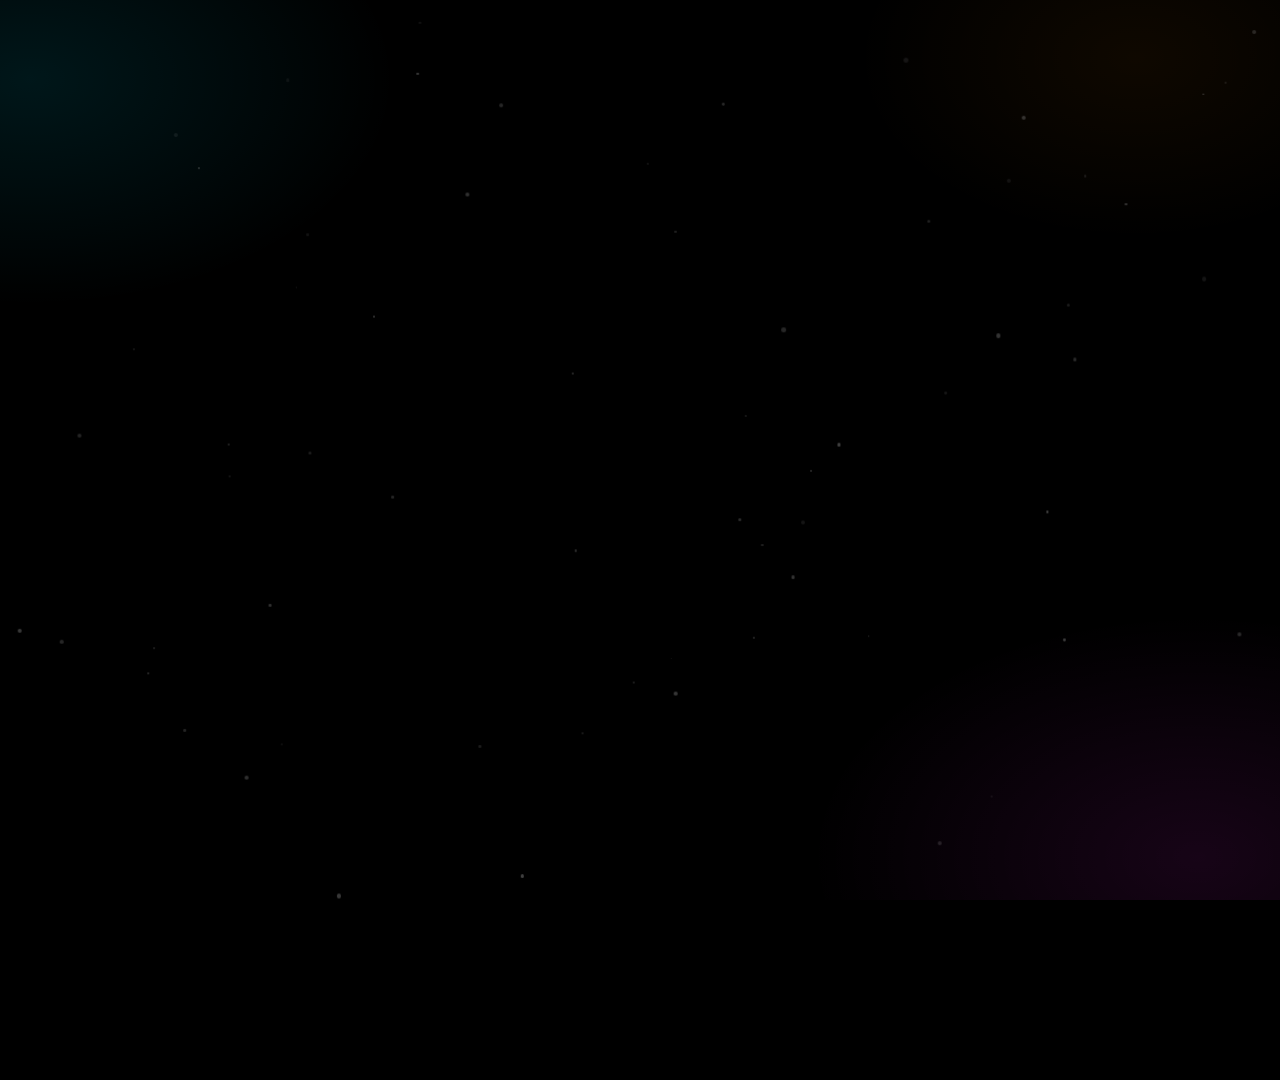
<file: video/explainer.html>
<!DOCTYPE html>
<html lang="en">
<head>
<meta charset="UTF-8" />
<title>Holofex Studio — Explainer</title>
<style>
/* ============================================================
   HOLOFEX EXPLAINER — 1920x1080 · 30fps · 65s CSS timeline
   All animations share one clock; the renderer seeks currentTime.
   Scenes:
   S1  0.0– 6.0  Intro
   S2  6.0–14.0  The holograms
   S3 14.0–22.0  The device
   S4 22.0–30.0  How it casts
   S5 30.0–39.0  How they're made / generated
   S6 39.0–46.0  Downloaded to your phone
   S7 46.0–54.0  Uploaded to the device
   S8 54.0–65.0  Ease of use + CTA
   ============================================================ */

@font-face {
  font-family: "Exo 2";
  src: url("assets/Exo2.ttf") format("truetype");
  font-weight: 100 900;
}

:root {
  --cyan: #00e0ff; --purple: #7f5bff; --magenta: #ff2dff;
  --orange: #ff8a00; --teal: #00ffd1;
  --dim: #9a9ab4;
  --grad: linear-gradient(90deg, var(--cyan), var(--purple) 38%, var(--magenta) 66%, var(--orange));
}

* { margin: 0; padding: 0; box-sizing: border-box; }
html, body { background: #000; }
body { width: 1920px; height: 1080px; overflow: hidden; font-family: "Exo 2", sans-serif; color: #f4f4fa; }

#stage { position: absolute; inset: 0; background: #000; overflow: hidden; }

/* ambient backdrop glows, always on */
.bg-glow {
  position: absolute; inset: -10%;
  background:
    radial-gradient(34% 30% at 12% 14%, rgba(0,224,255,.10), transparent 70%),
    radial-gradient(36% 32% at 88% 86%, rgba(255,45,255,.09), transparent 70%),
    radial-gradient(26% 24% at 84% 12%, rgba(255,138,0,.06), transparent 70%);
  animation: bgdrift 65s linear both;
}
@keyframes bgdrift { from { transform: translate(0,0) } to { transform: translate(-26px, 18px) } }

/* drifting particle field */
.dust { position: absolute; border-radius: 50%; background: #fff; }

/* ---------- scene scaffolding ---------- */
.scene { position: absolute; inset: 0; opacity: 0; animation: show 1s linear both; }
.inner { position: absolute; inset: 0; animation: enter 1s cubic-bezier(.2,.7,.2,1) both; }
@keyframes show  { 0%,100% { opacity: 0 } 0.1%, 99.9% { opacity: 1 } }
@keyframes enter { from { transform: scale(1.045) } 30% { transform: scale(1) } 92% { transform: scale(1) } to { transform: scale(1.05) } }

/* hyper-cut flash at scene boundaries */
.flash {
  position: absolute; inset: 0; z-index: 90; opacity: 0;
  background: radial-gradient(60% 60% at 50% 50%, rgba(190,160,255,.85), rgba(0,224,255,.25) 60%, transparent 80%);
  animation: flashpop .5s ease-out both;
}
@keyframes flashpop { 0% { opacity: 0 } 18% { opacity: 1 } 100% { opacity: 0 } }

/* liquid goo wipes at scene boundaries — blobs swell, merge, swallow the
   frame at the cut, then melt away over the next scene */
.lwipe { position: absolute; inset: -80px; z-index: 95; filter: url(#goo); }
.lwipe span { position: absolute; width: 1150px; height: 1150px; border-radius: 50%;
  transform: translate(-50%,-50%) scale(0);
  animation: blobgrow 1.3s cubic-bezier(.45,.05,.55,.95) both; }
@keyframes blobgrow {
  0%       { transform: translate(-50%,-50%) scale(0) }
  40%, 60% { transform: translate(-50%,-50%) scale(1.15) }
  100%     { transform: translate(-50%,-50%) scale(0) }
}

/* ---------- shared text styles ---------- */
.kicker { font-size: 30px; letter-spacing: .55em; color: var(--cyan); font-weight: 600; }
.h1 { font-size: 132px; font-weight: 800; letter-spacing: .04em; line-height: 1.02; }
.h1 .g, .g { background: var(--grad); -webkit-background-clip: text; background-clip: text; color: transparent; }
.body { font-size: 40px; line-height: 1.5; color: var(--dim); font-weight: 400; }
.body b { color: #fff; font-weight: 600; }

.rise { animation: rise .9s cubic-bezier(.2,.8,.2,1) both; }
@keyframes rise { from { opacity: 0; transform: translateY(46px) } to { opacity: 1; transform: none } }
.fadeout { animation: fadeoutk .5s ease both; }
@keyframes fadeoutk { from { opacity: 1 } to { opacity: 0 } }

/* ============ S1 INTRO ============ */
#s1 { animation-delay: 0s; animation-duration: 6s; }
#s1 .inner { animation-delay: 0s; animation-duration: 6s; display: flex; flex-direction: column; align-items: center; justify-content: center; gap: 38px; }
#s1 .logo { width: 430px; animation: logoin 2.2s cubic-bezier(.16,.8,.3,1) both, logospin 65s linear both; filter: drop-shadow(0 0 60px rgba(127,91,255,.55)); }
@keyframes logoin { from { opacity: 0; transform: scale(.55) rotate(-14deg) } to { opacity: 1; transform: scale(1) rotate(0) } }
@keyframes logospin { from { transform: rotate(0) } to { transform: rotate(28deg) } }
#s1 .word { font-size: 120px; font-weight: 700; letter-spacing: .42em; text-indent: .42em; animation: rise 1s .7s cubic-bezier(.2,.8,.2,1) both; }
#s1 .sub  { font-size: 28px; letter-spacing: .62em; text-indent: .62em; color: var(--dim); animation: rise 1s 1.05s cubic-bezier(.2,.8,.2,1) both; }
#s1 .tag  { font-size: 44px; color: #cfcfe2; font-weight: 500; letter-spacing: .06em; animation: rise 1s 1.5s cubic-bezier(.2,.8,.2,1) both; }

/* ============ S2 HOLOGRAMS ============ */
#s2 { animation-delay: 6s; animation-duration: 8s; }
#s2 .inner { animation-delay: 6s; animation-duration: 8s; }
#s2 .copy { position: absolute; left: 140px; top: 280px; width: 800px; }
#s2 .kicker { animation: rise .8s 6.3s both; }
#s2 .h1 { margin: 26px 0 44px; animation: rise .9s 6.5s both; }
#s2 .l1 { animation: rise .9s 7.1s both; }
#s2 .l2 { margin-top: 26px; animation: rise .9s 7.9s both; }
#s2 .holo-obj { position: absolute; right: 230px; top: 50%; width: 560px; margin-top: -280px;
  animation: holofloat 8s 6s ease-in-out both, rise 1.2s 6.4s both;
  filter: drop-shadow(0 0 80px rgba(0,224,255,.45)); }
@keyframes holofloat { 0%,100% { translate: 0 0 } 50% { translate: 0 -34px } }
#s2 .holo-base { position: absolute; right: 270px; top: 78%; width: 480px; height: 60px; border-radius: 50%;
  background: radial-gradient(closest-side, rgba(0,224,255,.35), transparent 75%);
  animation: rise 1.2s 6.5s both, basepulse 4s 6s ease-in-out infinite; }
@keyframes basepulse { 0%,100% { transform: scaleX(1); opacity:.9 } 50% { transform: scaleX(.86); opacity:.6 } }

/* ============ S3 THE DEVICE ============ */
#s3 { animation-delay: 14s; animation-duration: 8s; }
#s3 .inner { animation-delay: 14s; animation-duration: 8s; }
#s3 .copy { position: absolute; left: 140px; top: 260px; width: 660px; }
#s3 .body { font-size: 36px; }
#s3 .kicker { animation: rise .8s 14.3s both; }
#s3 .h1 { margin: 26px 0 44px; animation: rise .9s 14.5s both; }
#s3 .l1 { animation: rise .9s 15.1s both; }
#s3 .l2 { margin-top: 26px; animation: rise .9s 16.1s both; }

.fanwrap { position: absolute; right: 200px; top: 50%; width: 600px; height: 600px; margin-top: -300px; }
.fan-ring { position: absolute; inset: 0; border-radius: 50%; border: 14px solid #14141e;
  box-shadow: 0 0 70px rgba(127,91,255,.18), inset 0 0 60px rgba(0,0,0,.8), inset 0 2px 0 rgba(255,255,255,.07), 0 2px 0 rgba(255,255,255,.05); }
.rotor { position: absolute; inset: 0; }
/* X-rotor: two full-width bars with a cyan LED strip down each */
.xbar { position: absolute; left: 50%; top: 50%; width: 26px; height: 500px; margin: -250px 0 0 -13px;
  border-radius: 13px; background: linear-gradient(90deg, #101018, #232330 50%, #101018);
  border: 1px solid #2c2c40; }
.xbar::after { content: ""; position: absolute; left: 50%; top: 12px; bottom: 12px; width: 5px; margin-left: -2.5px;
  border-radius: 4px; background: linear-gradient(180deg, var(--cyan), #9ff5ff 50%, var(--cyan));
  box-shadow: 0 0 14px var(--cyan), 0 0 36px rgba(0,224,255,.65); }
.xbar.a { transform: rotate(45deg); }
.xbar.b { transform: rotate(-45deg); }
.pole { position: absolute; left: 50%; top: 50%; width: 24px; height: 620px; margin-left: -12px; z-index: 1;
  background: linear-gradient(90deg, #0a0a12, #20202c 50%, #0a0a12); }
.hub { position: absolute; left: 50%; top: 50%; width: 110px; height: 110px; margin: -55px 0 0 -55px; border-radius: 50%;
  background: radial-gradient(circle at 35% 32%, #2c2c40, #14141e 70%); border: 2px solid #34344c; z-index: 5; }
.hub::after { content: ""; position: absolute; inset: 34px; border-radius: 50%; background: #0a0a12; border: 1px solid #2a2a3e; }

#s3 .rotor { animation: spin 9s 14s linear both; }
@keyframes spin { from { transform: rotate(0) } to { transform: rotate(360deg) } }
#s3 .fanwrap { animation: rise 1s 14.6s both; }

.callout { position: absolute; display: flex; align-items: center; justify-content: flex-end; gap: 18px; font-size: 30px; font-weight: 600; letter-spacing: .08em; width: 280px; text-align: right; }
.callout .ln { flex: 0 0 110px; height: 2px; background: var(--grad); }
#s3 .c1 { right: 800px; top: 240px; animation: rise .7s 16.8s both; }
#s3 .c2 { right: 800px; top: 510px; animation: rise .7s 17.5s both; }
#s3 .c3 { right: 800px; top: 780px; animation: rise .7s 18.2s both; }
.callout small { display: block; font-size: 21px; color: var(--dim); font-weight: 400; letter-spacing: .04em; margin-top: 4px; }

/* ============ S4 HOW IT CASTS ============ */
#s4 { animation-delay: 22s; animation-duration: 8s; }
#s4 .inner { animation-delay: 22s; animation-duration: 8s; }
#s4 .copy { position: absolute; left: 140px; top: 280px; width: 740px; }
#s4 .kicker { animation: rise .8s 22.3s both; }
#s4 .h1 { margin: 26px 0 44px; font-size: 116px; animation: rise .9s 22.5s both; }
#s4 .l1 { animation: rise .9s 23.2s both; }
#s4 .l2 { margin-top: 26px; animation: rise .9s 25.4s both; }

#s4 .fanwrap { animation: rise .8s 22.4s both; }
#s4 .rotor { animation: spin .42s 22s linear infinite; }
#s4 .rotor.ghost1 { animation: spin .42s 21.93s linear infinite; opacity: .4; }
#s4 .rotor.ghost2 { animation: spin .42s 21.86s linear infinite; opacity: .2; }
#s4 .rotor .xbar { animation: bladefade 1.6s 23.4s ease both; }
@keyframes bladefade { from { opacity: 1 } to { opacity: .16 } }
#s4 .disc { position: absolute; inset: 26px; border-radius: 50%; opacity: 0;
  background:
    radial-gradient(closest-side, rgba(127,91,255,.10), rgba(0,224,255,.05) 60%, transparent 75%),
    conic-gradient(rgba(255,255,255,.05), transparent 22%, rgba(255,255,255,.04) 35%, transparent 60%, rgba(255,255,255,.05) 72%, transparent 95%);
  animation: discin 1.4s 23.8s ease both, spin 5s 22s linear infinite; }
@keyframes discin { from { opacity: 0 } to { opacity: 1 } }
#s4 .cast-logo { position: absolute; left: 50%; top: 50%; width: 330px; margin: -165px 0 0 -165px; z-index: 6;
  filter: drop-shadow(0 0 70px rgba(0,224,255,.7));
  animation: materialize 1.8s 24.6s cubic-bezier(.2,.8,.25,1) both, holofloat 6s 26s ease-in-out both; }
@keyframes materialize { from { opacity: 0; transform: scale(.4); filter: blur(26px) } to { opacity: 1; transform: scale(1); filter: blur(0) } }

/* ============ S5 MADE BY AI ============ */
#s5 { animation-delay: 30s; animation-duration: 9s; }
#s5 .inner { animation-delay: 30s; animation-duration: 9s; }
#s5 .copy { position: absolute; left: 140px; top: 250px; width: 860px; }
#s5 .h1 { font-size: 112px; }
#s5 .kicker { animation: rise .8s 30.3s both; }
#s5 .h1 { margin: 26px 0 44px; animation: rise .9s 30.5s both; }
#s5 .l1 { animation: rise .9s 31.2s both; }
#s5 .prompt-card { margin-top: 40px; width: 720px; border: 2px solid rgba(127,91,255,.5); border-radius: 24px;
  background: #10101c; padding: 30px 34px; font-size: 34px; color: #fff; animation: rise .8s 31.9s both; }
#s5 .prompt-card .lab { font-size: 19px; letter-spacing: .4em; color: var(--cyan); margin-bottom: 16px; }
#s5 .type { display: inline-block; overflow: hidden; white-space: nowrap; vertical-align: bottom; max-width: 0;
  animation: typing 2.6s 32.4s steps(38, end) both; }
@keyframes typing { from { max-width: 0 } to { max-width: 100% } }
#s5 .caret { display: inline-block; width: 3px; height: 38px; background: var(--cyan); vertical-align: bottom; margin-left: 4px;
  animation: caretb 0.8s 30s steps(1) infinite; }
@keyframes caretb { 0%,55% { opacity: 1 } 56%,100% { opacity: 0 } }
#s5 .l2 { margin-top: 46px; animation: rise .9s 35.6s both; }

.phone { position: absolute; width: 360px; border-radius: 44px; overflow: hidden;
  border: 2px solid #26263c; box-shadow: 0 0 0 9px #0d0d16, 0 30px 80px rgba(0,0,0,.75), 0 0 70px rgba(127,91,255,.3); }
.phone img { display: block; width: 100%; }
.phone .scr { position: absolute; inset: 0; opacity: 0; }
.phone .scr img { width: 100%; }
/* glare sweep across the glass */
.phone::after { content: ""; position: absolute; inset: -2px; z-index: 9;
  background: linear-gradient(115deg, transparent 32%, rgba(255,255,255,.22) 46%, rgba(255,255,255,.06) 54%, transparent 64%);
  transform: translateX(-110%); }
@keyframes glare { from { transform: translateX(-110%) } to { transform: translateX(110%) } }
/* idle 3D float (translate/rotate props compose with the entrance transform) */
@keyframes phonefloat { 0%, 100% { rotate: y 7deg; translate: 0 0 } 50% { rotate: y -7deg; translate: 0 -12px } }

#s5 .inner, #s6 .inner, #s7 .inner { perspective: 1700px; }
#s5 .phone { right: 250px; top: 110px; transform-style: preserve-3d;
  animation: phonein3d 1.5s 30.8s cubic-bezier(.18,.9,.22,1.04) both, phonefloat 7s 32.3s ease-in-out both; }
@keyframes phonein3d {
  0%   { opacity: 0; transform: translateX(760px) rotateY(-150deg) scale(.65) }
  60%  { opacity: 1; transform: translateX(-26px) rotateY(16deg) scale(1.02) }
  100% { opacity: 1; transform: none }
}
#s5 .phone::after { animation: glare 1.1s 32.2s ease both; }
#s5 .scr-gen { animation: scrswap 1s 34.6s ease both; }
@keyframes scrswap { from { opacity: 0 } to { opacity: 1 } }

/* ============ S6 DOWNLOAD ============ */
#s6 { animation-delay: 39s; animation-duration: 7s; }
#s6 .inner { animation-delay: 39s; animation-duration: 7s; }
#s6 .copy { position: absolute; left: 140px; top: 300px; width: 780px; }
#s6 .kicker { animation: rise .8s 39.3s both; }
#s6 .h1 { margin: 26px 0 44px; font-size: 112px; animation: rise .9s 39.5s both; }
#s6 .l1 { animation: rise .9s 40.2s both; }
#s6 .dl { margin-top: 54px; width: 700px; animation: rise .8s 41s both; }
#s6 .dl .row { display: flex; justify-content: space-between; font-size: 28px; font-weight: 600; margin-bottom: 16px; }
#s6 .dl .row span:last-child { color: var(--teal); }
#s6 .bar { height: 14px; border-radius: 14px; background: rgba(255,255,255,.08); overflow: hidden; }
#s6 .bar i { display: block; height: 100%; border-radius: 14px; background: var(--grad);
  box-shadow: 0 0 24px rgba(255,45,255,.6); animation: fill 2.6s 41.4s cubic-bezier(.3,.1,.2,1) both; }
@keyframes fill { from { width: 0 } to { width: 100% } }
#s6 .done { margin-top: 22px; font-size: 30px; font-weight: 600; color: var(--teal); letter-spacing: .04em;
  animation: rise .6s 44.1s both; }
#s6 .phone { right: 250px; top: 110px; transform-style: preserve-3d;
  animation: phoneflip 1.3s 39.6s cubic-bezier(.2,.85,.25,1.05) both, phonefloat 7s 41s ease-in-out both; }
@keyframes phoneflip {
  0%   { opacity: 0; transform: translateY(160px) rotateY(130deg) rotateZ(10deg) scale(.8) }
  100% { opacity: 1; transform: none }
}
#s6 .phone::after { animation: glare 1.1s 40.9s ease both; }

/* ============ S7 UPLOAD / CAST ============ */
#s7 { animation-delay: 46s; animation-duration: 8s; }
#s7 .inner { animation-delay: 46s; animation-duration: 8s; }
#s7 .head { position: absolute; left: 0; right: 0; top: 130px; text-align: center; }
#s7 .kicker { animation: rise .8s 46.3s both; }
#s7 .h1 { font-size: 110px; margin-top: 22px; animation: rise .9s 46.5s both; }
#s7 .phone { left: 290px; top: 340px; width: 310px; transform-style: preserve-3d;
  animation: phoneslide 1.5s 46.7s cubic-bezier(.2,.85,.25,1.03) both, phonefloat 7s 48.4s ease-in-out both; }
@keyframes phoneslide {
  0%   { opacity: 0; transform: translateX(-700px) rotateY(200deg) scale(.7) }
  100% { opacity: 1; transform: none }
}
#s7 .phone::after { animation: glare 1.1s 48.3s ease both; }
#s7 .fanwrap { right: 260px; top: 365px; width: 540px; height: 540px; margin: 0; animation: rise 1s 47s both; }
#s7 .rotor { animation: spin .42s 46s linear infinite; }
#s7 .rotor .xbar { opacity: .16; }
#s7 .disc { position: absolute; inset: 24px; border-radius: 50%;
  background: radial-gradient(closest-side, rgba(127,91,255,.10), rgba(0,224,255,.05) 60%, transparent 75%);
  animation: spin 5s 46s linear infinite; }
#s7 .cast-logo { position: absolute; left: 50%; top: 50%; width: 290px; margin: -145px 0 0 -145px; z-index: 6;
  filter: drop-shadow(0 0 60px rgba(0,224,255,.7));
  animation: materialize 1.4s 49.8s cubic-bezier(.2,.8,.25,1) both; }
.wave { position: absolute; top: 595px; border-radius: 50%; border: 3px solid rgba(0,224,255,.8);
  width: 70px; height: 70px; opacity: 0; }
#s7 .w1 { left: 640px; animation: wavego 1.5s 48.4s ease-out both; }
#s7 .w2 { left: 640px; animation: wavego 1.5s 48.8s ease-out both; }
#s7 .w3 { left: 640px; animation: wavego 1.5s 49.2s ease-out both; }
@keyframes wavego { 0% { opacity: 0; transform: translateX(0) scale(.5) } 15% { opacity: 1 }
  100% { opacity: 0; transform: translateX(440px) scale(2.4) } }
#s7 .sub { position: absolute; left: 0; right: 0; bottom: 90px; text-align: center; font-size: 38px; color: var(--dim);
  animation: rise .9s 50.8s both; }
#s7 .sub b { color: #fff; }

/* ============ S8 EASE + CTA ============ */
#s8 { animation-delay: 54s; animation-duration: 11s; }
#s8 .inner { animation-delay: 54s; animation-duration: 11s; }
#s8 .head { position: absolute; left: 0; right: 0; top: 150px; text-align: center; }
#s8 .kicker { animation: rise .8s 54.3s both; }
#s8 .h1 { font-size: 116px; margin-top: 22px; animation: rise .9s 54.5s both; }
#s8 .steps { position: absolute; left: 0; right: 0; top: 470px; display: flex; justify-content: center; gap: 56px; }
#s8 .step { width: 420px; border-radius: 30px; padding: 44px 40px; text-align: center;
  background: #10101c; border: 2px solid rgba(127,91,255,.35); }
#s8 .step .num { width: 84px; height: 84px; margin: 0 auto 26px; border-radius: 50%; display: grid; place-items: center;
  font-size: 40px; font-weight: 800; color: #fff; background: var(--grad); box-shadow: 0 0 36px rgba(255,45,255,.5); }
#s8 .step h3 { font-size: 44px; font-weight: 700; letter-spacing: .1em; }
#s8 .step p { margin-top: 14px; font-size: 26px; color: var(--dim); line-height: 1.45; }
#s8 .st1 { animation: pop .7s 55.2s cubic-bezier(.2,1.4,.4,1) both; }
#s8 .st2 { animation: pop .7s 55.6s cubic-bezier(.2,1.4,.4,1) both; }
#s8 .st3 { animation: pop .7s 56s cubic-bezier(.2,1.4,.4,1) both; }
@keyframes pop { from { opacity: 0; transform: scale(.6) translateY(40px) } to { opacity: 1; transform: none } }
#s8 .noskill { position: absolute; left: 0; right: 0; top: 930px; text-align: center; font-size: 36px; color: var(--dim);
  animation: rise .8s 56.8s both; }
#s8 .noskill b { color: #fff; }
#s8 .steps, #s8 .head, #s8 .noskill { animation-fill-mode: both; }
#s8 .wrap1 { animation: fadeoutk .6s 59.4s ease both; }

/* end card — official animated wordmark still */
#s8 .end { position: absolute; inset: 0; display: flex; flex-direction: column; align-items: center; justify-content: center;
  gap: 8px; background: #000; opacity: 0; animation: scrswap .8s 60s ease both; }
#s8 .end .endmark { width: 1300px; margin: -60px 0 -40px;
  animation: logoin 1.6s 60s cubic-bezier(.16,.8,.3,1) both; }
#s8 .end .tag { font-size: 38px; color: #cfcfe2; animation: rise .9s 60.9s both; }
#s8 .end .url { font-size: 46px; font-weight: 700; letter-spacing: .14em; margin-top: 18px;
  animation: rise .9s 61.4s both; }
</style>
</head>
<body>
<div id="stage">
  <div class="bg-glow"></div>
  <div id="dustfield"></div>

  <!-- S1 INTRO -->
  <section class="scene" id="s1"><div class="inner">
    <img class="logo" src="assets/logo.svg" />
    <div class="word">HOL<span class="g">O</span>FEX</div>
    <div class="sub">HOLOGRAPHIC&nbsp;DISPLAY&nbsp;STUDIO</div>
    <div class="tag">Bringing content to life in stunning <span class="g">3D</span></div>
  </div></section>

  <!-- S2 HOLOGRAMS -->
  <section class="scene" id="s2"><div class="inner">
    <div class="copy">
      <div class="kicker">01 — THE HOLOGRAMS</div>
      <div class="h1">Light,<br/>floating in <span class="g">mid-air</span></div>
      <div class="body l1">Vivid 3D animations that hang in space —<br/><b>visible to the naked eye.</b></div>
      <div class="body l2">No glasses. No screens. Just light.</div>
    </div>
    <img class="holo-obj" src="assets/logo.svg" />
    <div class="holo-base"></div>
  </div></section>

  <!-- S3 THE DEVICE -->
  <section class="scene" id="s3"><div class="inner">
    <div class="copy">
      <div class="kicker">02 — THE DEVICE</div>
      <div class="h1">A precision<br/><span class="g">LED fan</span></div>
      <div class="body l1">Ultra-bright RGB LEDs line each blade<br/>of the Holofex display.</div>
      <div class="body l2"><b>Wi-Fi connected.</b> Mounts anywhere.</div>
    </div>
    <div class="fanwrap">
      <span class="pole"></span>
      <div class="fan-ring"></div>
      <div class="rotor">
        <div class="xbar a"></div>
        <div class="xbar b"></div>
      </div>
      <div class="hub"></div>
    </div>
    <div class="callout c1"><div><b>X-rotor LED blades</b><small>thousands of flashes per second</small></div><span class="ln"></span></div>
    <div class="callout c2"><div><b>Silent motor</b><small>700+ RPM, rock steady</small></div><span class="ln"></span></div>
    <div class="callout c3"><div><b>Wi-Fi module</b><small>talks to the Holofex app</small></div><span class="ln"></span></div>
  </div></section>

  <!-- S4 HOW IT CASTS -->
  <section class="scene" id="s4"><div class="inner">
    <div class="copy">
      <div class="kicker">03 — HOW IT CASTS</div>
      <div class="h1">Faster than<br/>your <span class="g">eye</span> can see</div>
      <div class="body l1">As the blades spin, the LEDs flash in<br/>perfect sync — <b>painting the image in thin air.</b></div>
      <div class="body l2">Persistence of vision turns light<br/>into a <b>floating 3D illusion.</b></div>
    </div>
    <div class="fanwrap">
      <div class="fan-ring"></div>
      <div class="rotor ghost2"><div class="xbar a"></div><div class="xbar b"></div></div>
      <div class="rotor ghost1"><div class="xbar a"></div><div class="xbar b"></div></div>
      <div class="rotor"><div class="xbar a"></div><div class="xbar b"></div></div>
      <div class="disc"></div>
      <img class="cast-logo" src="assets/logo.svg" />
      <div class="hub"></div>
    </div>
  </div></section>

  <!-- S5 MADE BY AI -->
  <section class="scene" id="s5"><div class="inner">
    <div class="copy">
      <div class="kicker">04 — MADE BY AI</div>
      <div class="h1">Type it.<br/><span class="g">Generate</span> it.</div>
      <div class="body l1">Describe any logo, product or scene —</div>
      <div class="prompt-card">
        <div class="lab">PROMPT</div>
        <span class="type">chrome hex cube, neon light trails…</span><span class="caret"></span>
      </div>
      <div class="body l2">Holofex Studio builds a <b>seamless 3D loop</b>,<br/>colour-graded for fan hardware.</div>
    </div>
    <div class="phone">
      <img src="assets/screens/3-create.png" />
      <div class="scr scr-gen"><img src="assets/screens/4-generating.png" /></div>
    </div>
  </div></section>

  <!-- S6 DOWNLOAD -->
  <section class="scene" id="s6"><div class="inner">
    <div class="copy">
      <div class="kicker">05 — ON YOUR PHONE</div>
      <div class="h1">Saved in<br/><span class="g">seconds</span></div>
      <div class="body l1">Your hologram downloads straight<br/>to the app library — <b>hologram-ready MP4.</b></div>
      <div class="dl">
        <div class="row"><span>neon-orbit-logo.mp4</span><span>1024² · 30fps</span></div>
        <div class="bar"><i></i></div>
        <div class="done">✓&nbsp; Saved to library</div>
      </div>
    </div>
    <div class="phone">
      <img src="assets/screens/5-preview.png" />
    </div>
  </div></section>

  <!-- S7 UPLOAD / CAST -->
  <section class="scene" id="s7"><div class="inner">
    <div class="head">
      <div class="kicker">06 — CAST TO THE DEVICE</div>
      <div class="h1">One tap. <span class="g">Airborne.</span></div>
    </div>
    <div class="phone">
      <img src="assets/screens/5-preview.png" />
    </div>
    <div class="wave w1"></div><div class="wave w2"></div><div class="wave w3"></div>
    <div class="fanwrap">
      <div class="fan-ring"></div>
      <div class="rotor"><div class="xbar a"></div><div class="xbar b"></div></div>
      <div class="disc"></div>
      <img class="cast-logo" src="assets/logo.svg" />
      <div class="hub"></div>
    </div>
    <div class="sub">The app beams it to your display <b>over Wi-Fi</b> — and the room changes.</div>
  </div></section>

  <!-- S8 EASE + CTA -->
  <section class="scene" id="s8"><div class="inner">
    <div class="wrap1">
      <div class="head">
        <div class="kicker">07 — EASY AS</div>
        <div class="h1">Your ideas, in <span class="g">3D</span></div>
      </div>
      <div class="steps">
        <div class="step st1"><div class="num">1</div><h3>DESCRIBE</h3><p>Type a prompt or drop in your logo</p></div>
        <div class="step st2"><div class="num">2</div><h3>GENERATE</h3><p>AI builds a looping 3D hologram</p></div>
        <div class="step st3"><div class="num">3</div><h3>CAST</h3><p>Send it to your fan with one tap</p></div>
      </div>
      <div class="noskill"><b>No design skills needed.</b> From idea to hologram in minutes.</div>
    </div>
    <div class="end">
      <img class="endmark" src="assets/endcard.jpg" />
      <div class="tag">Bringing content to life in stunning <span class="g">3D</span></div>
      <div class="url g">holofex.studio</div>
    </div>
  </div></section>

  <!-- hyper-cut flashes at boundaries -->
  <div class="flash" style="animation-delay:5.8s"></div>
  <div class="flash" style="animation-delay:13.8s"></div>
  <div class="flash" style="animation-delay:21.8s"></div>
  <div class="flash" style="animation-delay:29.8s"></div>
  <div class="flash" style="animation-delay:38.8s"></div>
  <div class="flash" style="animation-delay:45.8s"></div>
  <div class="flash" style="animation-delay:53.8s"></div>
</div>

<svg width="0" height="0" style="position:absolute">
  <filter id="goo">
    <feGaussianBlur in="SourceGraphic" stdDeviation="18" result="b" />
    <feColorMatrix in="b" mode="matrix"
      values="1 0 0 0 0  0 1 0 0 0  0 0 1 0 0  0 0 0 24 -11" />
  </filter>
</svg>

<script>
/* drifting dust particles (deterministic) */
let seed = 5;
function rnd() { seed = (seed * 16807) % 2147483647; return (seed - 1) / 2147483646; }
const field = document.getElementById("dustfield");
for (let i = 0; i < 70; i++) {
  const d = document.createElement("span");
  d.className = "dust";
  const s = 1.5 + rnd() * 3;
  d.style.cssText = `left:${(rnd()*100).toFixed(2)}%;top:${(rnd()*100).toFixed(2)}%;width:${s}px;height:${s}px;opacity:${(0.06+rnd()*0.2).toFixed(2)};`;
  d.animate(
    [{ transform: "translate(0,0)" }, { transform: `translate(${(rnd()-0.5)*160}px, ${(rnd()-0.5)*160}px)` }],
    { duration: 65000, fill: "both" }
  );
  field.appendChild(d);
}

/* liquid goo wipes — one per scene cut, blobs peak (full cover) at the cut */
const stage = document.getElementById("stage");
const blobCols = [
  "radial-gradient(circle at 35% 35%, #9f7bff, #7f5bff)",
  "radial-gradient(circle at 35% 35%, #5beaff, #00b4e6)",
  "radial-gradient(circle at 35% 35%, #ff5dff, #c43be0)",
  "radial-gradient(circle at 35% 35%, #ffa53c, #ff6a30)",
];
const blobPos = [
  [8,20,0],[25,75,1],[42,18,2],[50,60,3],[64,85,0],
  [72,25,1],[88,70,2],[96,15,3],[15,95,1],[50,40,2],
];
for (const cut of [5.8, 13.8, 21.8, 29.8, 38.8, 45.8, 53.8]) {
  const w = document.createElement("div");
  w.className = "lwipe";
  for (const [x, y, c] of blobPos) {
    const b = document.createElement("span");
    const jitter = (rnd() - 0.5) * 0.12;
    b.style.cssText = `left:${x}%;top:${y}%;background:${blobCols[c]};animation-delay:${(cut - 0.65 + jitter).toFixed(3)}s;`;
    w.appendChild(b);
  }
  stage.appendChild(w);
}
</script>
</body>
</html>
</file>
<file: styles.css>
/* ==========================================================
   HOLOFEX STUDIO — mobile UI prototype
   Brand: Exo 2 · #00E0FF #7F5BFF #FF2DFF #FF8A00 #00FFD1
   ========================================================== */

:root {
  --cyan: #00e0ff;
  --purple: #7f5bff;
  --magenta: #ff2dff;
  --orange: #ff8a00;
  --teal: #00ffd1;
  --bg: #000000;
  --bg-soft: #0b0b14;
  --card: #12121d;
  --card-2: #181826;
  --line: rgba(127, 91, 255, 0.22);
  --text: #f4f4fa;
  --text-dim: #8e8ea8;
  --grad-hot: linear-gradient(90deg, var(--cyan), var(--purple) 40%, var(--magenta) 70%, var(--orange));
  --grad-cool: linear-gradient(90deg, var(--orange), var(--magenta) 35%, var(--purple) 65%, var(--teal));
  --radius: 18px;
}

* { margin: 0; padding: 0; box-sizing: border-box; -webkit-tap-highlight-color: transparent; }

html, body {
  height: 100%;
  background: #05050a;
  font-family: "Exo 2", system-ui, sans-serif;
  color: var(--text);
}

body {
  display: flex;
  align-items: center;
  justify-content: center;
  background:
    radial-gradient(60% 50% at 15% 10%, rgba(127, 91, 255, 0.12), transparent 60%),
    radial-gradient(50% 40% at 85% 90%, rgba(0, 224, 255, 0.10), transparent 60%),
    #05050a;
}

button { font-family: inherit; color: inherit; background: none; border: 0; cursor: pointer; }

/* ---------- phone frame ---------- */
.phone {
  position: relative;
  width: 100%;
  max-width: 393px;
  height: 100dvh;
  max-height: 852px;
  background: var(--bg);
  overflow: hidden;
  display: flex;
  flex-direction: column;
}

@media (min-width: 480px) and (min-height: 900px) {
  .phone {
    border-radius: 48px;
    border: 1px solid #23233a;
    box-shadow:
      0 0 0 10px #0c0c14,
      0 0 80px rgba(127, 91, 255, 0.25),
      0 0 160px rgba(0, 224, 255, 0.12);
  }
  .phone-notch {
    position: absolute; top: 12px; left: 50%; transform: translateX(-50%);
    width: 110px; height: 26px; background: #0c0c14; border-radius: 14px; z-index: 60;
  }
}

/* ---------- screens ---------- */
.screen {
  position: absolute;
  inset: 0;
  display: none;
  flex-direction: column;
  background: var(--bg);
  padding-top: max(env(safe-area-inset-top), 44px);
}

.screen.active { display: flex; animation: screen-in 0.32s ease; }

@keyframes screen-in {
  from { opacity: 0; transform: translateY(10px); }
  to   { opacity: 1; transform: none; }
}

.scroll { flex: 1; overflow-y: auto; padding: 0 18px; scrollbar-width: none; }
.scroll::-webkit-scrollbar { display: none; }
.scroll-spacer { height: 110px; }

/* ---------- header ---------- */
.app-header {
  display: flex; align-items: center; justify-content: space-between;
  padding: 10px 18px 14px;
}

.brand-row { display: flex; align-items: center; gap: 10px; }

.brand-name {
  font-weight: 700; letter-spacing: 0.32em; font-size: 15px;
  display: flex; flex-direction: column; line-height: 1.2;
}
.brand-name small {
  font-weight: 400; font-size: 8px; letter-spacing: 0.42em; color: var(--text-dim);
}

.header-title { font-size: 16px; font-weight: 600; letter-spacing: 0.18em; text-transform: uppercase; }
.header-title-left { font-size: 22px; font-weight: 700; letter-spacing: 0.06em; }

.icon-btn {
  width: 38px; height: 38px; border-radius: 12px;
  background: var(--card); border: 1px solid var(--line);
  font-size: 18px; display: grid; place-items: center;
}

.credits-chip {
  display: flex; align-items: center; gap: 6px;
  padding: 8px 14px; border-radius: 999px;
  background: var(--card); border: 1px solid var(--line);
  font-weight: 700; font-size: 14px;
}
.credits-chip small { font-weight: 400; color: var(--text-dim); font-size: 11px; }
.credit-dot {
  width: 8px; height: 8px; border-radius: 50%;
  background: var(--grad-hot); box-shadow: 0 0 8px var(--magenta);
}

/* ---------- holo mark (wireframe hex ribbon asset) ---------- */
.logo-img { display: block; user-select: none; -webkit-user-drag: none; }
.logo-sm { width: 38px; height: 38px; }
.logo-md { width: 170px; height: 170px; }
.logo-lg { width: 210px; height: 210px; filter: drop-shadow(0 0 30px rgba(127, 91, 255, 0.45)); }

.spin-slow { animation: spin 9s linear infinite; }
@keyframes spin { to { transform: rotate(360deg); } }

/* ---------- splash ---------- */
.screen-splash { justify-content: center; align-items: center; }
.splash-inner { display: flex; flex-direction: column; align-items: center; gap: 14px; text-align: center; }
.splash-word { font-size: 26px; font-weight: 600; letter-spacing: 0.45em; margin-top: 26px; text-indent: 0.45em; }
.splash-sub { font-size: 9px; letter-spacing: 0.5em; color: var(--text-dim); text-indent: 0.5em; }
.splash-tag { margin-top: 18px; font-size: 15px; color: var(--text-dim); line-height: 1.6; letter-spacing: 0.08em; }

.grad-text {
  background: var(--grad-hot);
  -webkit-background-clip: text; background-clip: text; color: transparent;
  font-weight: 800;
}

.splash-bar {
  margin-top: 30px; width: 140px; height: 3px; border-radius: 3px;
  background: rgba(255,255,255,0.08); overflow: hidden;
}
.splash-bar span {
  display: block; height: 100%; width: 40%; border-radius: 3px;
  background: var(--grad-hot);
  animation: load-slide 1.1s ease-in-out infinite;
}
@keyframes load-slide {
  0% { transform: translateX(-110%); }
  100% { transform: translateX(360%); }
}

/* ---------- hero ---------- */
.hero-card {
  position: relative; overflow: hidden;
  border-radius: 24px; padding: 26px 22px;
  background: linear-gradient(160deg, #141422, #0b0b14 70%);
  border: 1px solid var(--line);
  margin-bottom: 26px;
}
.hero-glow {
  position: absolute; inset: -40%;
  background:
    radial-gradient(45% 35% at 80% 15%, rgba(0, 224, 255, 0.22), transparent 70%),
    radial-gradient(50% 40% at 15% 90%, rgba(255, 45, 255, 0.18), transparent 70%);
  pointer-events: none;
  animation: glow-drift 7s ease-in-out infinite alternate;
}
@keyframes glow-drift { to { transform: translate(4%, -4%) scale(1.06); } }

.hero-kicker { font-size: 10px; letter-spacing: 0.34em; color: var(--cyan); margin-bottom: 10px; }
.hero-card h2 { font-size: 34px; font-weight: 800; line-height: 1.08; letter-spacing: 0.02em; }
.hero-sub { margin: 12px 0 20px; font-size: 13.5px; color: var(--text-dim); line-height: 1.55; max-width: 270px; }

/* ---------- buttons ---------- */
.btn-gradient {
  position: relative;
  display: block; width: 100%;
  padding: 16px 20px; border-radius: 16px;
  background: var(--grad-hot);
  color: #fff; font-weight: 700; font-size: 15px; letter-spacing: 0.06em;
  box-shadow: 0 6px 28px rgba(255, 45, 255, 0.35), 0 2px 14px rgba(0, 224, 255, 0.25);
  transition: transform 0.15s ease, box-shadow 0.15s ease;
}
.btn-gradient:active { transform: scale(0.97); }

.btn-ghost {
  flex: 1;
  padding: 13px 8px; border-radius: 14px;
  background: var(--card); border: 1px solid var(--line);
  font-weight: 600; font-size: 13px; color: var(--text);
}

.link-btn { color: var(--cyan); font-size: 13px; font-weight: 600; }
.link-btn.light { color: #fff; opacity: 0.9; }

/* ---------- sections ---------- */
.section-label {
  font-size: 10px; letter-spacing: 0.32em; color: var(--text-dim);
  margin: 4px 2px 12px;
}
.section-row { display: flex; align-items: baseline; justify-content: space-between; margin-top: 24px; }

/* ---------- mode cards ---------- */
.mode-card {
  display: flex; align-items: center; gap: 14px; width: 100%;
  padding: 16px; margin-bottom: 12px; border-radius: var(--radius);
  background: var(--card); border: 1px solid var(--line);
  text-align: left; transition: transform 0.15s ease, border-color 0.2s;
}
.mode-card:active { transform: scale(0.98); border-color: rgba(0, 224, 255, 0.5); }

.mode-icon {
  width: 50px; height: 50px; flex: 0 0 50px;
  border-radius: 14px; display: grid; place-items: center;
  font-size: 24px; color: #fff;
}
.mode-icon-cyan    { background: linear-gradient(135deg, var(--cyan), var(--purple)); box-shadow: 0 0 18px rgba(0, 224, 255, 0.35); }
.mode-icon-magenta { background: linear-gradient(135deg, var(--purple), var(--magenta)); box-shadow: 0 0 18px rgba(255, 45, 255, 0.35); }
.mode-icon-orange  { background: linear-gradient(135deg, var(--magenta), var(--orange)); box-shadow: 0 0 18px rgba(255, 138, 0, 0.35); }

.mode-copy h3 { font-size: 15.5px; font-weight: 700; letter-spacing: 0.03em; }
.mode-copy p { font-size: 12px; color: var(--text-dim); margin-top: 3px; line-height: 1.45; }
.mode-arrow { margin-left: auto; font-size: 24px; color: var(--text-dim); }

/* ---------- recents / thumbs ---------- */
.recent-row { display: flex; gap: 12px; overflow-x: auto; scrollbar-width: none; }
.recent-row::-webkit-scrollbar { display: none; }

.recent-item { flex: 0 0 118px; text-align: left; }
.recent-item p { font-size: 12px; margin-top: 8px; font-weight: 600; }

.thumb {
  position: relative; width: 100%; aspect-ratio: 1;
  border-radius: 16px; overflow: hidden;
  border: 1px solid var(--line);
  display: grid; place-items: center;
  background: #0a0a12;
}
.thumb-obj {
  width: 55%; height: 55%; border-radius: 50%;
  filter: blur(1px);
  animation: spin 7s linear infinite;
}
.thumb-a .thumb-obj { background: conic-gradient(var(--cyan), var(--purple), var(--magenta), var(--cyan)); box-shadow: 0 0 26px rgba(0,224,255,.5); border-radius: 22%; }
.thumb-b .thumb-obj { background: conic-gradient(var(--orange), var(--magenta), var(--purple), var(--orange)); box-shadow: 0 0 26px rgba(255,138,0,.5); border-radius: 40% 60% 55% 45%; }
.thumb-c .thumb-obj { background: conic-gradient(var(--teal), var(--cyan), var(--purple), var(--teal)); box-shadow: 0 0 26px rgba(0,255,209,.45); border-radius: 50% 50% 35% 65%; }
.thumb-d .thumb-obj { background: conic-gradient(#dfe3ff, var(--purple), #dfe3ff); box-shadow: 0 0 22px rgba(223,227,255,.4); border-radius: 18%; }
.thumb-e .thumb-obj { background: conic-gradient(var(--purple), var(--magenta), var(--cyan), var(--purple)); box-shadow: 0 0 26px rgba(127,91,255,.5); }
.thumb-f .thumb-obj { background: conic-gradient(var(--orange), #ffd166, var(--magenta), var(--orange)); box-shadow: 0 0 24px rgba(255,138,0,.45); border-radius: 30%; }

/* ---------- device banner ---------- */
.device-banner {
  margin-top: 24px; width: 100%;
  display: flex; align-items: center; gap: 14px; text-align: left;
  padding: 14px 16px; border-radius: var(--radius);
  background: linear-gradient(120deg, rgba(0, 224, 255, 0.08), rgba(127, 91, 255, 0.08));
  border: 1px solid rgba(0, 224, 255, 0.3);
}
.device-banner h4 { font-size: 14px; font-weight: 700; }
.device-banner p { font-size: 11.5px; color: var(--text-dim); margin-top: 2px; }
.device-banner-icon { position: relative; font-size: 22px; color: var(--cyan); width: 36px; text-align: center; }

.pulse-ring {
  position: absolute; inset: -4px; border-radius: 50%;
  border: 1.5px solid var(--cyan); opacity: 0.7;
  animation: pulse 2s ease-out infinite;
}
@keyframes pulse {
  0% { transform: scale(0.6); opacity: 0.8; }
  100% { transform: scale(1.5); opacity: 0; }
}

.status-pill {
  margin-left: auto; flex: 0 0 auto;
  font-size: 9px; font-weight: 800; letter-spacing: 0.18em;
  padding: 5px 10px; border-radius: 999px;
  color: #001216; background: var(--teal);
  box-shadow: 0 0 14px rgba(0, 255, 209, 0.5);
}
.status-pill.off { background: #2a2a3c; color: var(--text-dim); box-shadow: none; }

/* ---------- create: tabs ---------- */
.seg-tabs {
  display: flex; gap: 6px; padding: 5px;
  background: var(--card); border: 1px solid var(--line); border-radius: 16px;
  margin-bottom: 20px;
}
.seg-tab {
  flex: 1; padding: 11px 4px; border-radius: 12px;
  font-size: 13px; font-weight: 600; color: var(--text-dim);
  transition: all 0.2s ease;
}
.seg-tab.active {
  color: #fff; background: linear-gradient(135deg, rgba(0,224,255,0.25), rgba(255,45,255,0.25));
  border: 1px solid rgba(0, 224, 255, 0.4);
}

.tab-pane { display: none; }
.tab-pane.active { display: block; }

.upload-zone {
  width: 100%; padding: 26px 18px; margin-bottom: 20px;
  border-radius: var(--radius); text-align: center;
  border: 1.5px dashed rgba(127, 91, 255, 0.5);
  background: rgba(127, 91, 255, 0.05);
}
.upload-ring {
  width: 52px; height: 52px; margin: 0 auto 12px;
  border-radius: 50%; display: grid; place-items: center;
  font-size: 20px; color: var(--cyan);
  border: 1.5px solid rgba(0, 224, 255, 0.5);
  box-shadow: 0 0 18px rgba(0, 224, 255, 0.25) inset;
}
.upload-zone h4 { font-size: 15px; font-weight: 700; }
.upload-zone p { font-size: 12px; color: var(--text-dim); margin-top: 4px; }

/* ---------- create: fields ---------- */
.field-label { font-size: 10px; letter-spacing: 0.3em; color: var(--text-dim); margin: 18px 2px 10px; }

.prompt-box {
  position: relative;
  border-radius: var(--radius);
  background: var(--card); border: 1px solid var(--line);
  padding: 14px 14px 46px;
}
.prompt-box textarea {
  width: 100%; resize: none; background: none; border: 0; outline: none;
  color: var(--text); font-family: inherit; font-size: 14px; line-height: 1.5;
}
.prompt-box textarea::placeholder { color: #55556e; }
.magic-btn {
  position: absolute; right: 12px; bottom: 10px;
  font-size: 12px; font-weight: 700; color: var(--cyan);
  padding: 6px 12px; border-radius: 999px;
  background: rgba(0, 224, 255, 0.1); border: 1px solid rgba(0, 224, 255, 0.35);
}

.chip-row { display: flex; gap: 8px; flex-wrap: nowrap; overflow-x: auto; padding-bottom: 4px; scrollbar-width: none; }
.chip-row::-webkit-scrollbar { display: none; }
.chip {
  flex: 0 0 auto;
  padding: 9px 16px; border-radius: 999px; font-size: 12.5px; font-weight: 600;
  background: var(--card); border: 1px solid var(--line); color: var(--text-dim);
}
.chip.active {
  color: #fff;
  background: linear-gradient(135deg, rgba(0,224,255,0.22), rgba(255,45,255,0.22));
  border-color: rgba(0, 224, 255, 0.5);
}

.setting-card {
  border-radius: var(--radius); overflow: hidden;
  background: var(--card); border: 1px solid var(--line);
  margin-bottom: 16px;
}
.setting-row {
  display: flex; align-items: center; justify-content: space-between;
  padding: 15px 16px; font-size: 14px; font-weight: 500;
  border-bottom: 1px solid rgba(127, 91, 255, 0.12);
}
.setting-row:last-child { border-bottom: 0; }
.setting-row.link { cursor: pointer; }
.setting-value { color: var(--cyan); font-weight: 600; font-size: 13.5px; }

.toggle {
  width: 46px; height: 27px; border-radius: 999px;
  background: #23233a; position: relative; transition: background 0.2s;
}
.toggle span {
  position: absolute; top: 3px; left: 3px;
  width: 21px; height: 21px; border-radius: 50%;
  background: #66667e; transition: all 0.2s;
}
.toggle.on { background: linear-gradient(90deg, var(--cyan), var(--purple)); }
.toggle.on span { left: 22px; background: #fff; box-shadow: 0 0 10px rgba(0,224,255,0.6); }

.slider {
  width: 46%; height: 5px; border-radius: 5px; background: #23233a; overflow: hidden;
}
.slider span { display: block; height: 100%; border-radius: 5px; background: var(--grad-hot); }

.btn-generate { margin-top: 8px; }

/* ---------- generating ---------- */
.screen-generating { justify-content: center; }
.gen-center { display: flex; flex-direction: column; align-items: center; gap: 14px; padding: 0 40px; text-align: center; }

.gen-orb { position: relative; width: 180px; height: 180px; margin-bottom: 16px; }
.orb-ring { position: absolute; border-radius: 50%; border: 1.5px solid transparent; }
.orb-ring.r1 { inset: 0;    border-top-color: var(--cyan);    border-right-color: rgba(0,224,255,0.2);  animation: spin 2.4s linear infinite; }
.orb-ring.r2 { inset: 18px; border-top-color: var(--magenta); border-left-color: rgba(255,45,255,0.2);  animation: spin 1.8s linear infinite reverse; }
.orb-ring.r3 { inset: 36px; border-top-color: var(--orange);  border-bottom-color: rgba(255,138,0,0.2); animation: spin 3s linear infinite; }
.orb-core {
  position: absolute; inset: 58px; border-radius: 50%;
  background: radial-gradient(circle at 35% 35%, rgba(0,224,255,0.9), rgba(127,91,255,0.85) 50%, rgba(255,45,255,0.8));
  filter: blur(2px);
  box-shadow: 0 0 50px rgba(127, 91, 255, 0.7);
  animation: core-breathe 2s ease-in-out infinite alternate;
}
@keyframes core-breathe { to { transform: scale(1.12); filter: blur(4px); } }

.gen-title { font-size: 24px; font-weight: 700; letter-spacing: 0.06em; }
.dots i { font-style: normal; animation: blink 1.2s infinite; }
.dots i:nth-child(2) { animation-delay: 0.2s; }
.dots i:nth-child(3) { animation-delay: 0.4s; }
@keyframes blink { 0%, 60% { opacity: 1; } 80%, 100% { opacity: 0.15; } }

.gen-status { font-size: 13.5px; color: var(--text-dim); min-height: 20px; }

.gen-bar {
  width: 100%; height: 6px; border-radius: 6px;
  background: rgba(255,255,255,0.08); overflow: hidden; margin-top: 8px;
}
.gen-bar span {
  display: block; height: 100%; width: 0%; border-radius: 6px;
  background: var(--grad-hot); transition: width 0.4s ease;
  box-shadow: 0 0 12px rgba(255, 45, 255, 0.6);
}
.gen-pct { font-size: 13px; font-weight: 700; color: var(--cyan); letter-spacing: 0.1em; }

/* ---------- preview / fan sim ---------- */
.fan-sim { text-align: center; margin: 6px 0 20px; }
.fan-circle {
  position: relative;
  width: min(78vw, 300px); aspect-ratio: 1; margin: 0 auto;
  border-radius: 50%;
  background: radial-gradient(circle, #07070d 55%, #0d0d18 100%);
  border: 1px solid rgba(127, 91, 255, 0.3);
  box-shadow: 0 0 60px rgba(127, 91, 255, 0.25), inset 0 0 50px rgba(0,0,0,0.9);
  display: grid; place-items: center;
  overflow: hidden;
}
.fan-blade {
  position: absolute; inset: 6%;
  border-radius: 50%;
  background: conic-gradient(rgba(255,255,255,0.05), transparent 18%, rgba(255,255,255,0.04) 25%, transparent 43%, rgba(255,255,255,0.05) 50%, transparent 68%, rgba(255,255,255,0.04) 75%, transparent 93%);
  animation: spin 0.6s linear infinite;
}
.fan-glow {
  position: absolute; inset: 18%;
  border-radius: 50%;
  background: radial-gradient(circle, rgba(127, 91, 255, 0.22), transparent 65%);
  animation: core-breathe 3s ease-in-out infinite alternate;
}
.fan-content { position: relative; z-index: 2; filter: drop-shadow(0 0 22px rgba(0, 224, 255, 0.5)); }
.fan-hub {
  position: absolute; z-index: 3;
  width: 14px; height: 14px; border-radius: 50%;
  background: #1c1c2c; border: 1px solid #34344c;
}
.fan-caption { margin-top: 14px; font-size: 11.5px; letter-spacing: 0.14em; color: var(--text-dim); text-transform: uppercase; }

.meta-strip {
  display: flex; gap: 8px; margin-bottom: 18px;
}
.meta-cell {
  flex: 1; text-align: center;
  padding: 12px 4px; border-radius: 14px;
  background: var(--card); border: 1px solid var(--line);
  font-size: 14px; font-weight: 700;
  display: flex; flex-direction: column; gap: 5px;
}
.meta-cell small { font-size: 8.5px; letter-spacing: 0.22em; color: var(--text-dim); font-weight: 500; }

.action-row { display: flex; gap: 10px; margin-top: 12px; }

/* ---------- library ---------- */
.lib-grid {
  display: grid; grid-template-columns: 1fr 1fr; gap: 14px; margin-top: 18px;
}
.lib-item { text-align: left; }
.lib-item p { font-size: 13px; font-weight: 700; margin-top: 8px; }
.lib-item small { font-size: 11px; color: var(--text-dim); }

/* ---------- devices ---------- */
.device-card {
  display: flex; gap: 16px; align-items: center;
  padding: 16px; margin-bottom: 14px;
  border-radius: var(--radius);
  background: var(--card); border: 1px solid var(--line);
}
.device-card.online { border-color: rgba(0, 255, 209, 0.35); }

.device-vis {
  position: relative; flex: 0 0 64px; height: 64px;
  display: grid; place-items: center;
}
.device-vis .pulse-ring { inset: 8px; border-color: var(--teal); }
.device-fan {
  width: 52px; height: 52px; border-radius: 50%;
  background:
    radial-gradient(circle at center, #1c1c2c 18%, transparent 19%),
    conic-gradient(var(--cyan), var(--purple), var(--magenta), var(--orange), var(--cyan));
  animation: spin 3s linear infinite;
  opacity: 0.9;
}
.device-vis.dim .device-fan { animation: none; opacity: 0.25; filter: grayscale(0.6); }

.device-info { flex: 1; }
.device-info h3 { font-size: 16px; font-weight: 700; }
.device-info p { font-size: 12px; color: var(--text-dim); margin: 3px 0 8px; }
.device-tags { display: flex; gap: 8px; align-items: center; }
.device-tags .status-pill { margin-left: 0; }
.tag { font-size: 10.5px; color: var(--text-dim); }

.add-device {
  width: 100%; padding: 16px; margin: 4px 0 26px;
  border-radius: var(--radius);
  border: 1.5px dashed rgba(0, 224, 255, 0.4);
  color: var(--cyan); font-weight: 700; font-size: 14px;
}
.add-device span { font-size: 16px; margin-right: 6px; }

/* ---------- profile ---------- */
.profile-head { display: flex; align-items: center; gap: 16px; margin: 8px 0 20px; }
.avatar {
  width: 60px; height: 60px; border-radius: 50%;
  display: grid; place-items: center;
  font-weight: 800; font-size: 20px;
  background: linear-gradient(135deg, var(--purple), var(--magenta));
  box-shadow: 0 0 24px rgba(255, 45, 255, 0.4);
}
.profile-head h3 { font-size: 19px; font-weight: 700; }
.profile-head p { font-size: 13px; color: var(--text-dim); margin-top: 2px; }

.plan-card {
  position: relative; overflow: hidden;
  border-radius: 22px; padding: 20px;
  background: linear-gradient(150deg, #181828, #0c0c16);
  border: 1px solid var(--line);
  margin-bottom: 26px;
}
.plan-glow {
  position: absolute; inset: -30%;
  background: radial-gradient(40% 35% at 85% 10%, rgba(0, 224, 255, 0.2), transparent 70%),
              radial-gradient(45% 40% at 10% 100%, rgba(255, 138, 0, 0.15), transparent 70%);
  pointer-events: none;
}
.plan-top { display: flex; justify-content: space-between; align-items: center; position: relative; }
.plan-name { font-size: 11px; font-weight: 800; letter-spacing: 0.4em; color: var(--cyan); }
.plan-credits { font-size: 38px; font-weight: 800; margin: 12px 0 10px; position: relative; }
.plan-credits small { font-size: 13px; font-weight: 500; color: var(--text-dim); letter-spacing: 0.04em; }
.plan-bar { margin: 0 0 12px; position: relative; }
.plan-renew { font-size: 12px; color: var(--text-dim); position: relative; }

.version { text-align: center; font-size: 11px; color: #44445a; margin-top: 22px; }

/* ---------- bottom nav ---------- */
.bottom-nav {
  position: absolute; left: 0; right: 0; bottom: 0; z-index: 50;
  display: none;
  align-items: flex-end; justify-content: space-around;
  padding: 10px 8px calc(max(env(safe-area-inset-bottom), 14px));
  background: linear-gradient(180deg, rgba(5, 5, 10, 0), rgba(5, 5, 10, 0.92) 30%, #05050a);
  backdrop-filter: blur(14px);
}
.bottom-nav.visible { display: flex; }

.nav-btn {
  display: flex; flex-direction: column; align-items: center; gap: 4px;
  font-size: 10px; letter-spacing: 0.08em; font-weight: 600;
  color: var(--text-dim); width: 62px; padding-top: 6px;
  transition: color 0.2s;
}
.nav-btn .nav-ico { font-size: 21px; line-height: 1; }
.nav-btn.active { color: #fff; }
.nav-btn.active .nav-ico {
  background: var(--grad-hot);
  -webkit-background-clip: text; background-clip: text; color: transparent;
  filter: drop-shadow(0 0 8px rgba(255, 45, 255, 0.6));
}

.nav-fab {
  width: 58px; height: 58px; border-radius: 50%;
  display: grid; place-items: center;
  font-size: 24px; color: #fff;
  background: var(--grad-hot);
  box-shadow: 0 6px 26px rgba(255, 45, 255, 0.5), 0 0 18px rgba(0, 224, 255, 0.35);
  margin-top: -22px;
  transition: transform 0.15s ease;
}
.nav-fab:active { transform: scale(0.92); }
</file>
